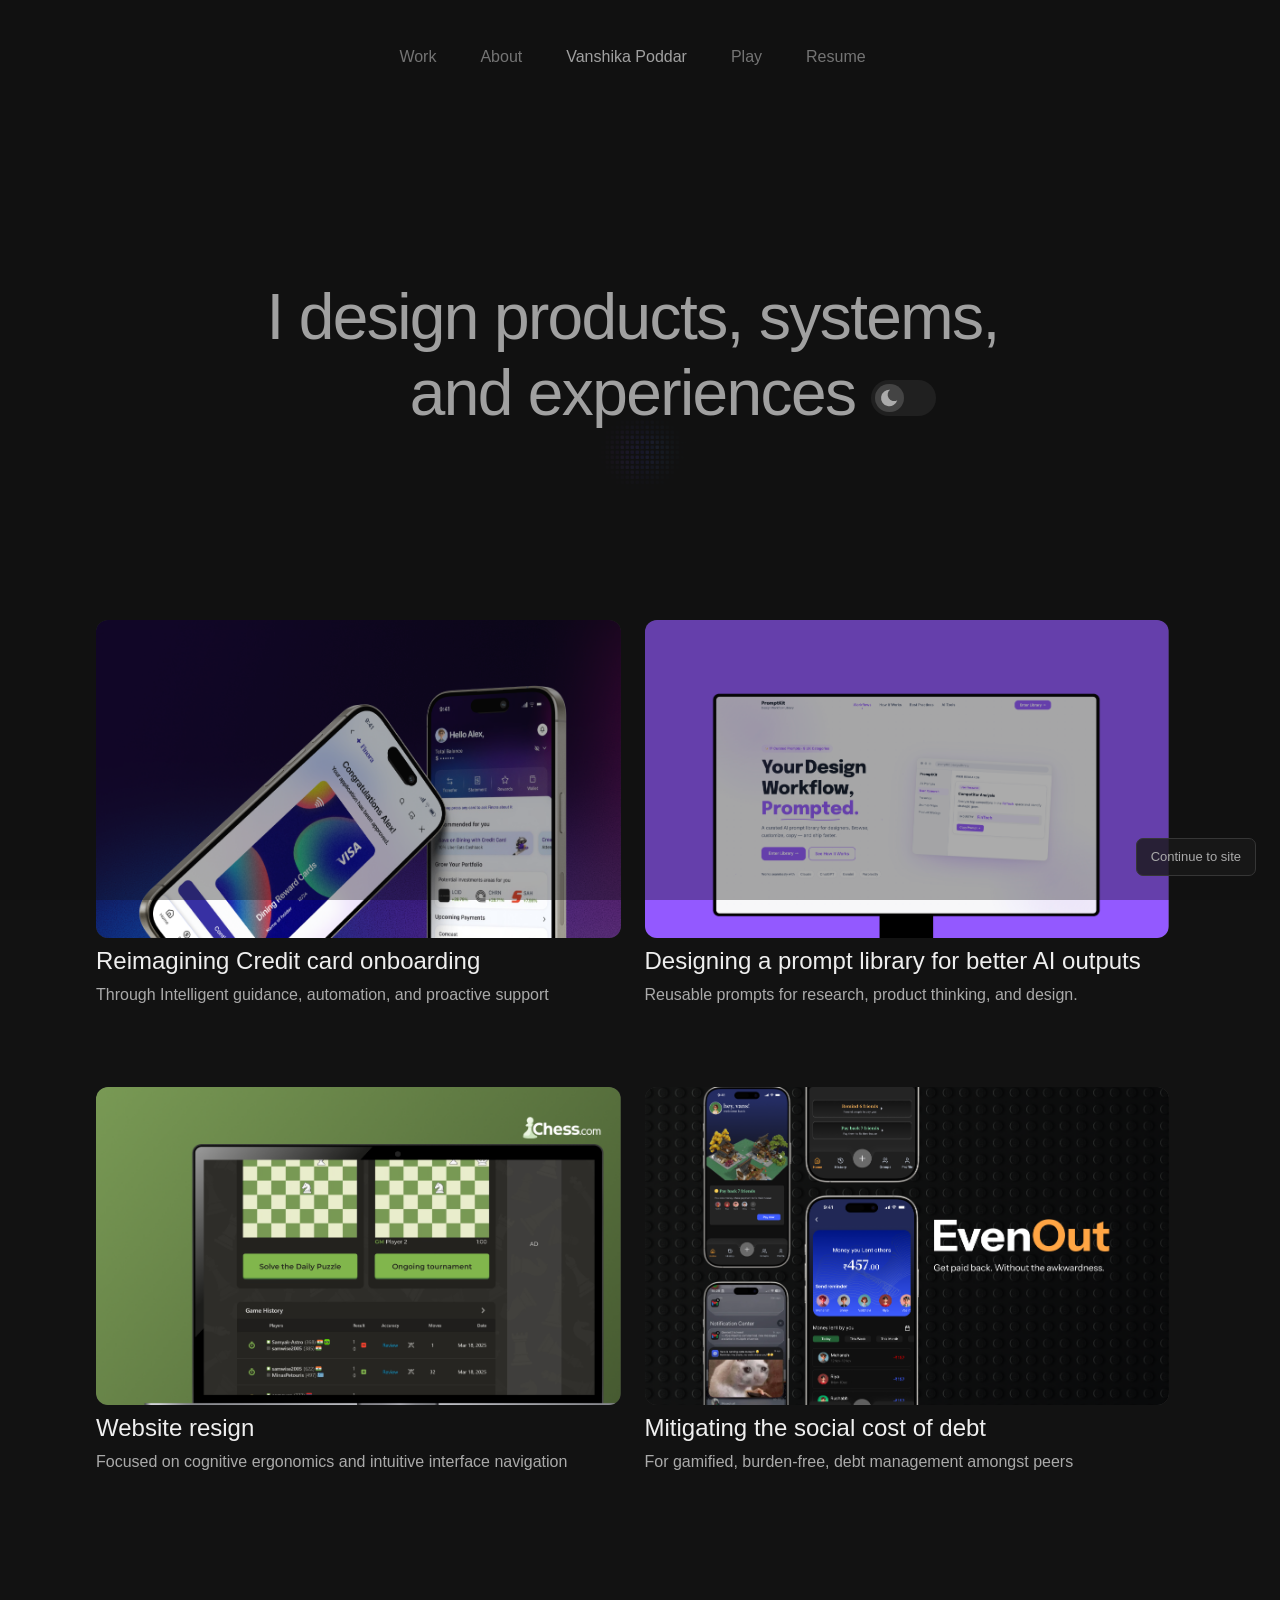
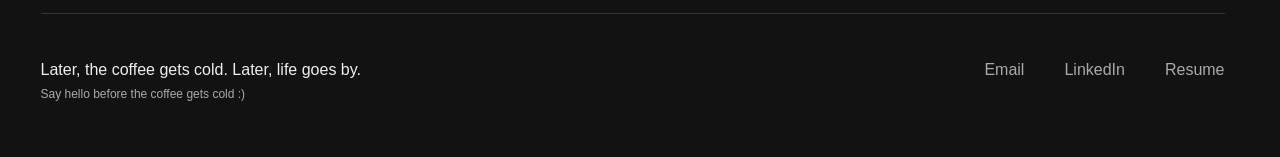
<file: index.html>
<!doctype html>
<html lang="en">
<head><meta charset="UTF-8"><meta name="viewport" content="width=device-width, initial-scale=1"><meta name="description" content="Vanshika Poddar — UX designer. I design products, systems, and experiences."><meta name="theme-color" content="#ffffff"><title>Vanshika Poddar — UX Design</title><link rel="icon" href="data:image/svg+xml,%3Csvg xmlns='http://www.w3.org/2000/svg' viewBox='0 0 32 32'%3E%3Crect width='32' height='32' rx='8' fill='%23fd8903'/%3E%3Ctext x='16' y='23' text-anchor='middle' font-family='monospace' font-size='23' fill='white'%3E%2A%3C/text%3E%3C/svg%3E"><script src="theme.js?v=2"></script><link rel="stylesheet" href="site-loader.css?v=4"><script src="site-loader.js?v=6"></script><link rel="stylesheet" href="style.css?v=12"><script defer src="app.js?v=9"></script><script defer src="footer-grid.js?v=6"></script></head>
<body class="dark home-page"><a class="skip" href="#work">Skip to selected work</a><div class="page"><canvas id="hover-grid" aria-hidden="true"></canvas>
<div id="cursor" aria-hidden="true"></div><header class="centered-header"><nav aria-label="Main navigation"><a href="#work">Work</a><a href="about.html">About</a><a class="brand" href="#">Vanshika Poddar</a><a href="play.html">Play</a><a href="https://drive.google.com/file/d/1MgajNN7ZVKisJwzOHDAP1yIvsnbABO6s/view?usp=sharing" target="_blank" rel="noopener noreferrer">Resume</a></nav></header>
<main><section class="hero" aria-label="Introduction"><h1><span class="headline-line">I design products, systems,</span><span class="headline-line">and <span id="last-word">experiences</span></span></h1><button id="theme-toggle" role="switch" aria-checked="true" aria-label="Dark mode" title="Switch to light mode"><span class="toggle-thumb"><svg class="sun-icon" width="24" height="24" viewBox="0 0 24 24" aria-hidden="true"><circle cx="12" cy="12" r="5" fill="currentColor"/><path d="M12 1v2m0 18v2M1 12h2m18 0h2M4.2 4.2l1.5 1.5m12.6 12.6 1.5 1.5M4.2 19.8l1.5-1.5M18.3 5.7l1.5-1.5" fill="none" stroke="currentColor" stroke-width="2.5" stroke-linecap="round"/></svg><svg class="moon-icon" width="24" height="24" viewBox="0 0 24 24" aria-hidden="true"><path fill="currentColor" d="M13.3 2.1a9.9 9.9 0 1 0 8.6 12.5A7.6 7.6 0 0 1 13.3 2.1Z"/></svg></span></button></section>
<section id="work" class="work" aria-label="Selected work"><div class="projects">
<article><a class="project-image" href="credit-card-onboarding.html" aria-label="Read the credit card onboarding case study"><img class="project-cover" src="assets/prompt-library/credit-card-selected-works-image.png" alt="Credit card onboarding project" loading="lazy" width="1161" height="704"><span class="project-state">View project</span></a><h3>Reimagining Credit card onboarding</h3><p>Through Intelligent guidance, automation, and proactive support</p></article>
<article><a class="project-image" href="prompt-library.html" aria-label="Read the prompt library case study"><img class="project-cover" src="assets/prompt-library/prompt-lib-selected-works-image.png" alt="Prompt Library project" loading="lazy" width="1161" height="704"><span class="project-state">View project</span></a><h3>Designing a prompt library for better AI outputs</h3><p>Reusable prompts for research, product thinking, and design.</p></article>
<article><a class="project-image" href="https://www.behance.net/gallery/238022785/Website-Redesign" target="_blank" rel="noopener noreferrer" aria-label="View Website resign on Behance (opens in a new tab)"><img class="project-cover" src="assets/chess-selected-work.png" alt="Website resign" loading="lazy" width="1161" height="704"><span class="project-state">View project</span></a><h3>Website resign</h3><p>Focused on cognitive ergonomics and intuitive interface navigation</p></article>
<article><a class="project-image" href="https://www.behance.net/gallery/243309669/EvenOut-Mitigating-the-Social-Cost-of-Debt" target="_blank" rel="noopener noreferrer" aria-label="View Mitigating the social cost of debt on Behance (opens in a new tab)"><img class="project-cover" src="assets/evenout-selected-work.png" alt="Mitigating the social cost of debt" loading="lazy" width="1161" height="704"><span class="project-state">View project</span></a><h3>Mitigating the social cost of debt</h3><p>For gamified, burden-free, debt management amongst peers</p></article>
</div></section></main>
<footer class="shared-footer"><div><p>Later, the coffee gets cold. Later, life goes by.</p><p class="small">Say hello before the coffee gets cold :)</p></div><nav aria-label="Contact"><a href="mailto:poddarvanshika1@gmail.com">Email</a><a href="https://www.linkedin.com/in/vanshika-poddar-11vp/" target="_blank" rel="noopener noreferrer">LinkedIn</a><a href="https://drive.google.com/file/d/1MgajNN7ZVKisJwzOHDAP1yIvsnbABO6s/view?usp=sharing" target="_blank" rel="noopener noreferrer">Resume</a></nav></footer></div><div class="toast" role="status" aria-live="polite"></div>
</body></html>
</file>
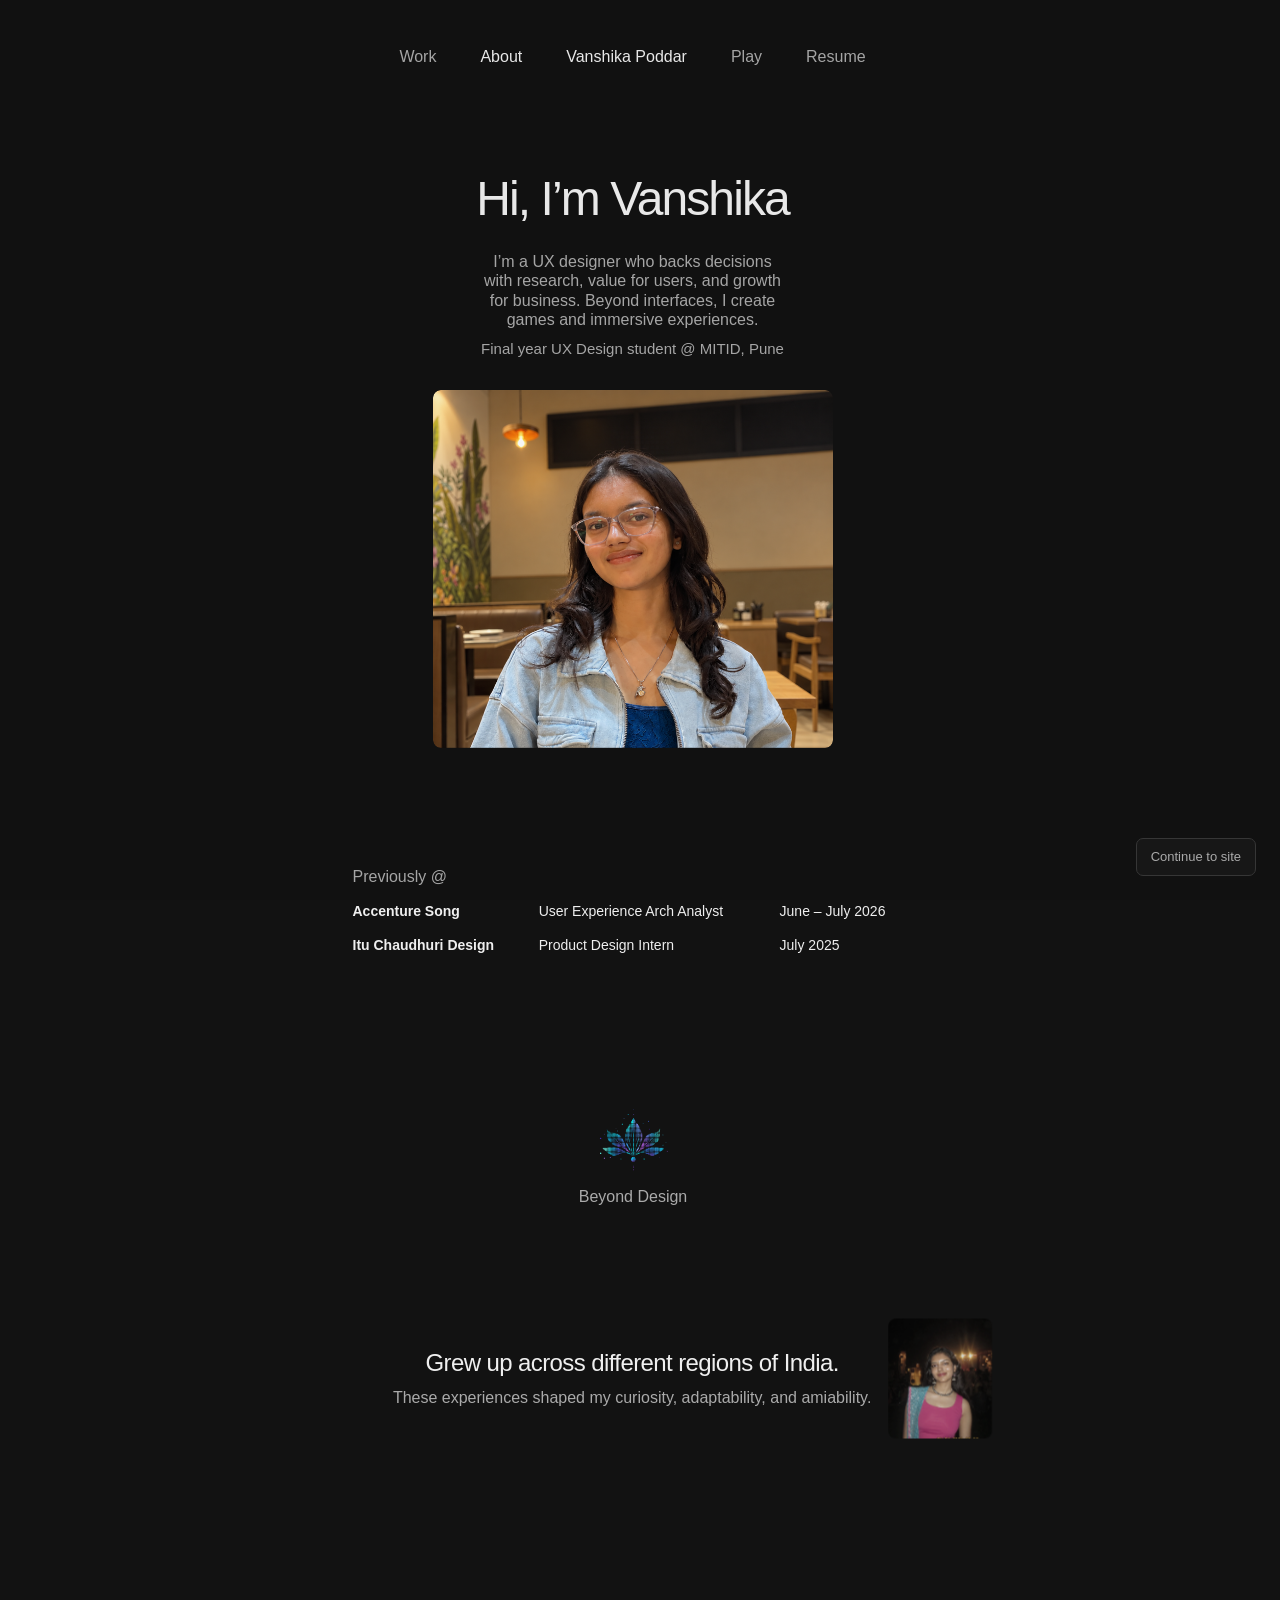
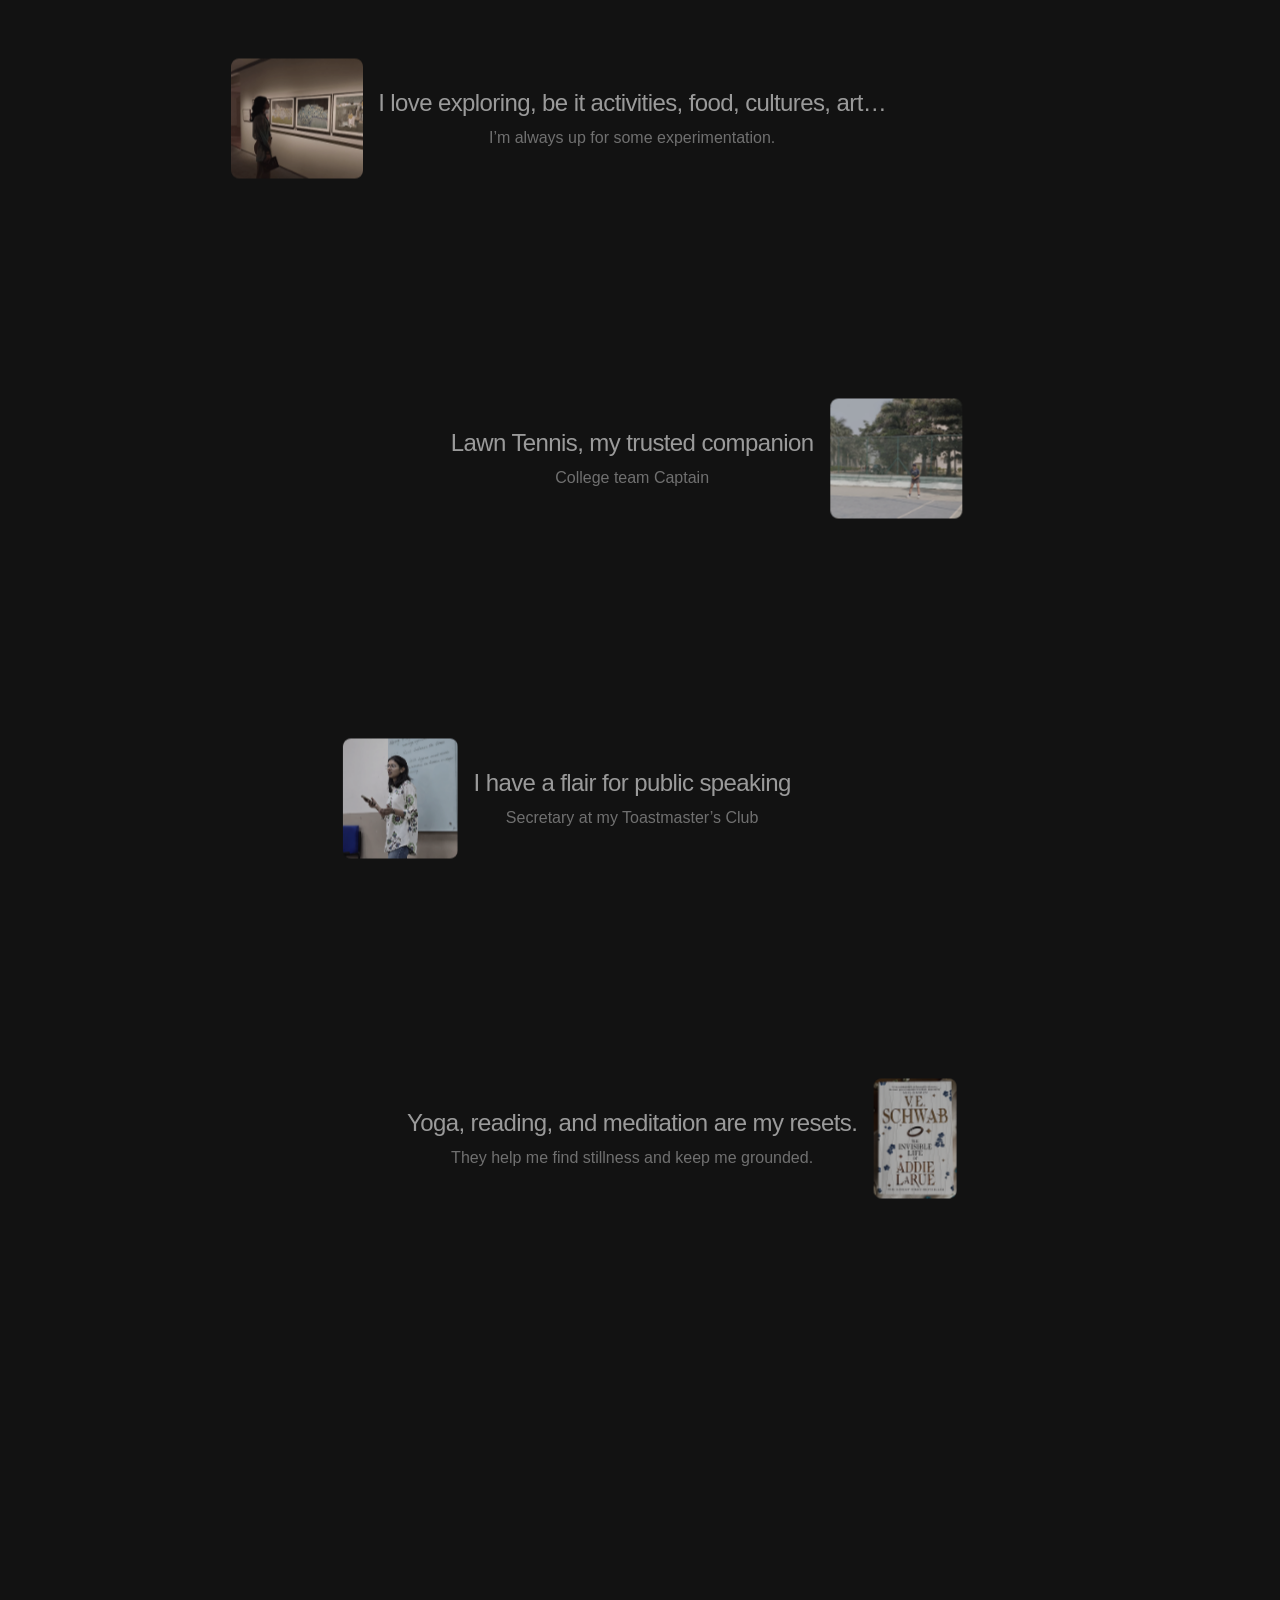
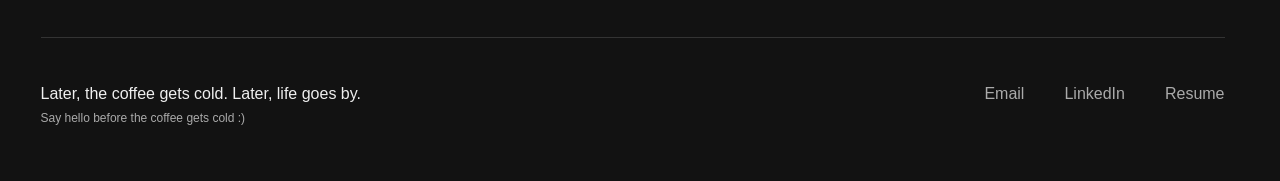
<file: about.html>
<!doctype html><html lang="en"><head><meta charset="UTF-8"><meta name="viewport" content="width=device-width,initial-scale=1"><meta name="description" content="About Vanshika Poddar — UX designer, explorer, and tennis player."><title>About — Vanshika Poddar</title><script src="theme.js?v=2"></script><link rel="stylesheet" href="site-loader.css?v=4"><script src="site-loader.js?v=6"></script><link rel="stylesheet" href="style.css?v=12"><link rel="stylesheet" href="about.css?v=redesign-9"><script defer src="about-hover.js?v=palette-7"></script><script defer src="about-patterns.js?v=1"></script><script defer src="about.js?v=redesign-9"></script><script defer src="footer-grid.js?v=6"></script></head><body class="dark about-page"><a class="skip" href="#about-intro">Skip to About</a><div class="page"><canvas class="intro-hover-grid" aria-hidden="true"></canvas><header class="centered-header"><nav aria-label="Main navigation"><a href="index.html#work">Work</a><a href="about.html" aria-current="page">About</a><a class="brand" href="index.html">Vanshika Poddar</a><a href="play.html">Play</a><a href="https://drive.google.com/file/d/1MgajNN7ZVKisJwzOHDAP1yIvsnbABO6s/view?usp=sharing" target="_blank" rel="noopener noreferrer">Resume</a></nav></header><main><section class="about-intro" id="about-intro" aria-labelledby="hello"><div class="intro-title"><h1 id="hello">Hi, I’m Vanshika</h1></div><div class="intro-description"><p>I’m a UX designer who backs decisions<br class="desktop-break"> with research, value for users, and growth<br class="desktop-break"> for business. Beyond interfaces, I create<br class="desktop-break"> games and immersive experiences.</p><p class="student">Final year UX Design student @ MITID, Pune</p></div><img class="intro-portrait" src="assets/about/portrait.png" width="784" height="702" alt="Vanshika seated in a café"><section class="previously" aria-labelledby="previously-title"><h2 id="previously-title">Previously @</h2><div class="work-entry"><h3>Accenture Song</h3><p>User Experience Arch Analyst</p><p>June – July 2026</p></div><div class="work-entry"><h3>Itu Chaudhuri Design</h3><p>Product Design Intern</p><p>July 2025</p></div></section></section><section class="beyond" aria-label="Beyond Design"><div class="artwork-pin"><canvas id="about-artwork" width="300" height="300" role="img" aria-label="Floral pixel artwork transforming into a tennis player and a yoga pose"></canvas></div><div class="story"><article class="story-step story-heading" data-step="0"><div class="story-copy"><h2>Beyond Design</h2></div></article><article class="story-step right" data-step="1"><div class="story-copy"><h2>Grew up across different regions of India.</h2><p>These experiences shaped my curiosity, adaptability, and amiability.</p></div><img class="story-photo" src="assets/about/growing-up.png" alt="Vanshika outdoors at night" width="243" height="280"></article><article class="story-step left" data-step="2"><div class="story-copy"><h2>I love exploring, be it activities, food, cultures, art…</h2><p>I’m always up for some experimentation.</p></div><img class="story-photo" src="assets/about/exploring.png" alt="Vanshika exploring an art gallery" width="308" height="280"></article><article class="story-step right" data-step="3"><div class="story-copy"><h2>Lawn Tennis, my trusted companion</h2><p>College team Captain</p></div><img class="story-photo" src="assets/about/tennis-photo.png" alt="Vanshika on a tennis court" width="308" height="280"></article><article class="story-step left" data-step="4"><div class="story-copy"><h2>I have a flair for public speaking</h2><p>Secretary at my Toastmaster’s Club</p></div><img class="story-photo" src="assets/about/speaking.png" alt="Vanshika speaking at a whiteboard" width="269" height="280"></article><article class="story-step right" data-step="5"><div class="story-copy"><h2>Yoga, reading, and meditation are my resets.</h2><p>They help me find stillness and keep me grounded.</p></div><img class="story-photo" src="assets/about/reading.png" alt="The Invisible Life of Addie LaRue by V. E. Schwab" width="194" height="280"></article></div></section></main><footer class="shared-footer"><div><p>Later, the coffee gets cold. Later, life goes by.</p><p class="small">Say hello before the coffee gets cold :)</p></div><nav aria-label="Contact"><a href="mailto:poddarvanshika1@gmail.com">Email</a><a href="https://www.linkedin.com/in/vanshika-poddar-11vp/" target="_blank" rel="noopener noreferrer">LinkedIn</a><a href="https://drive.google.com/file/d/1MgajNN7ZVKisJwzOHDAP1yIvsnbABO6s/view?usp=sharing" target="_blank" rel="noopener noreferrer">Resume</a></nav></footer></div></body></html>
</file>
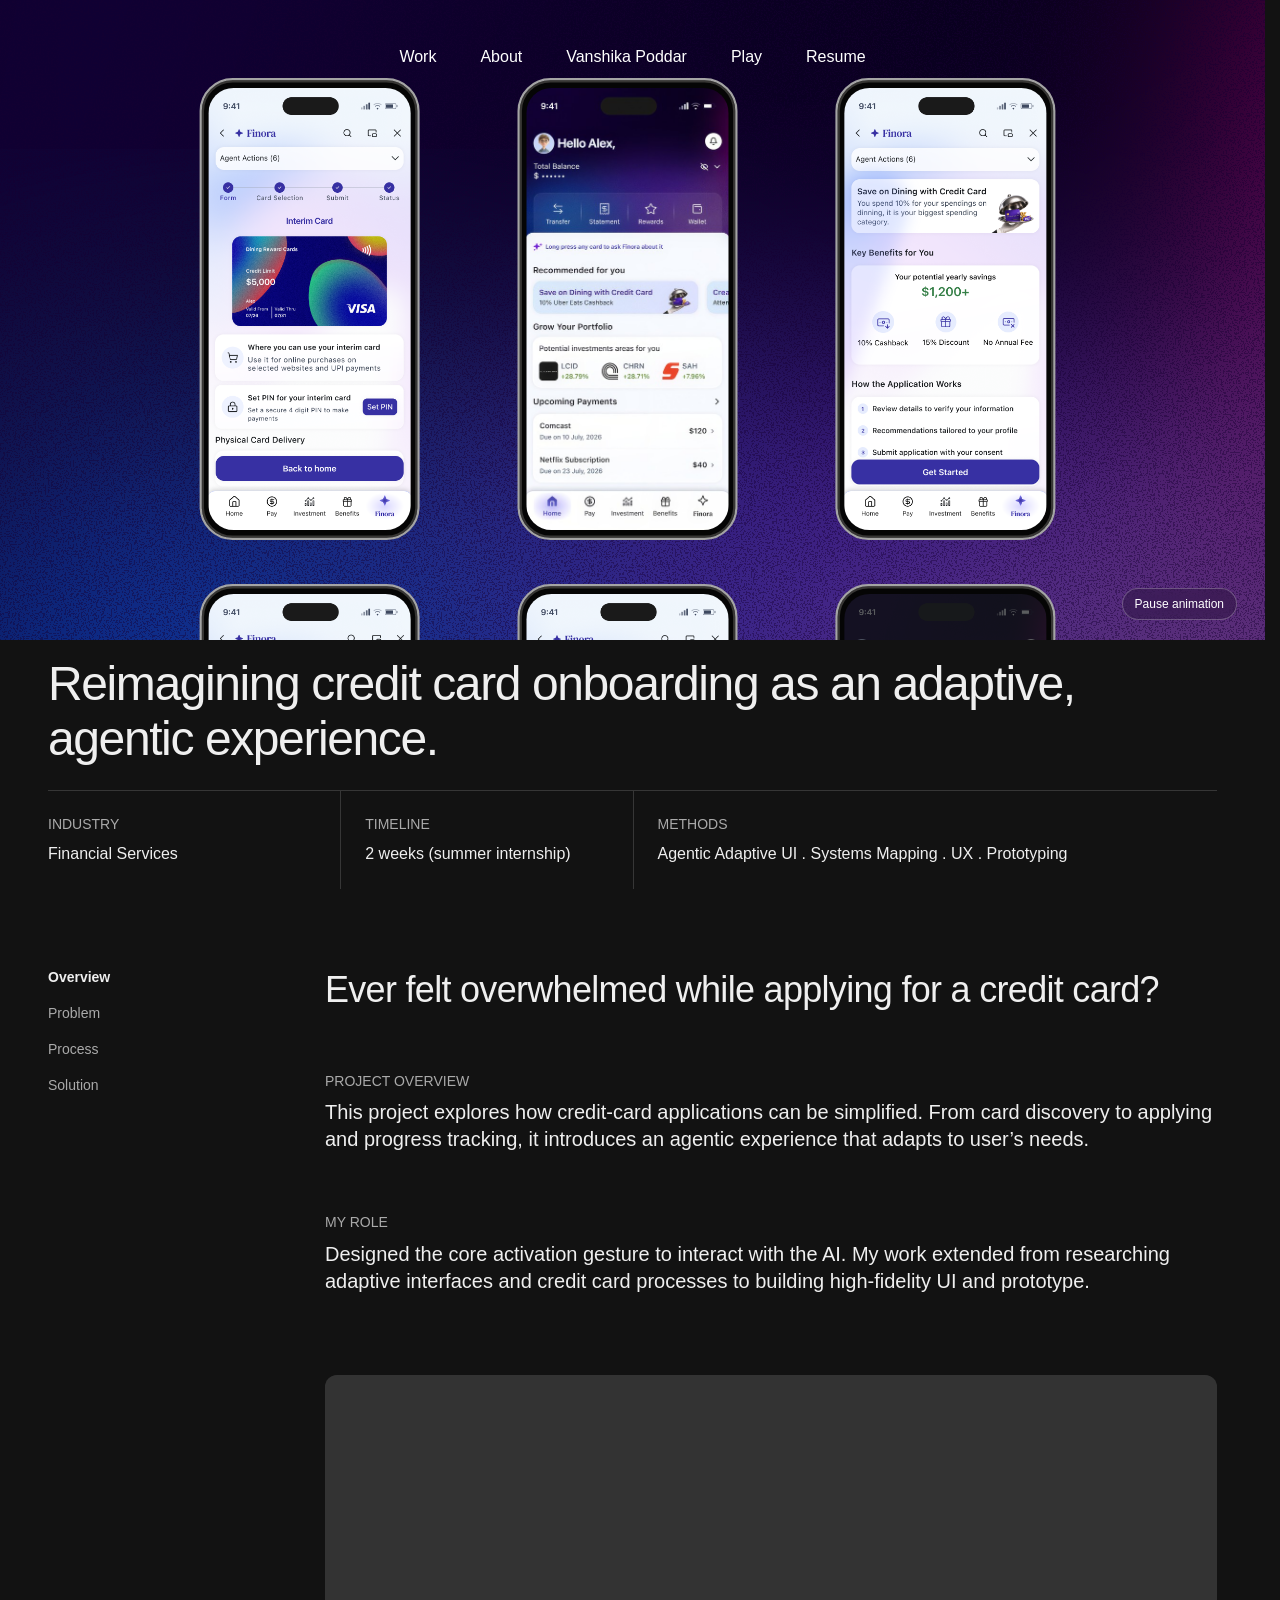
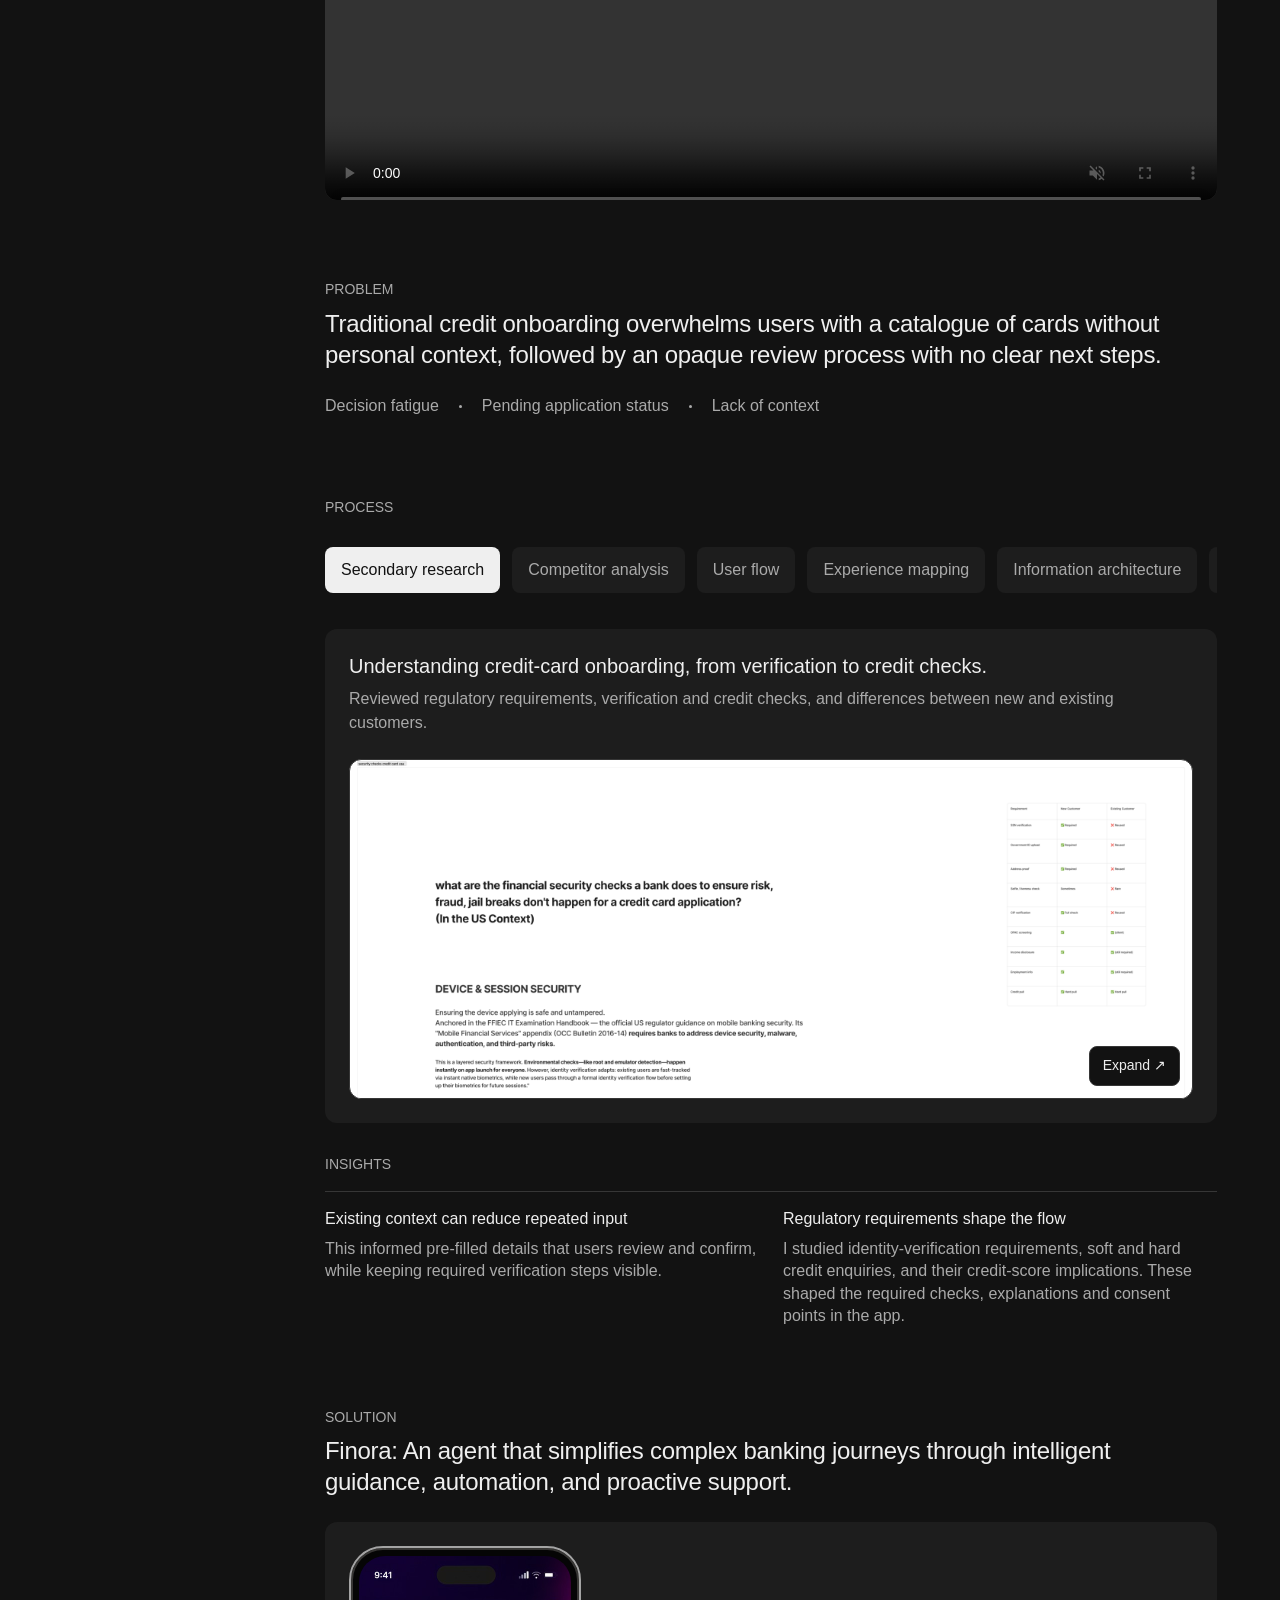
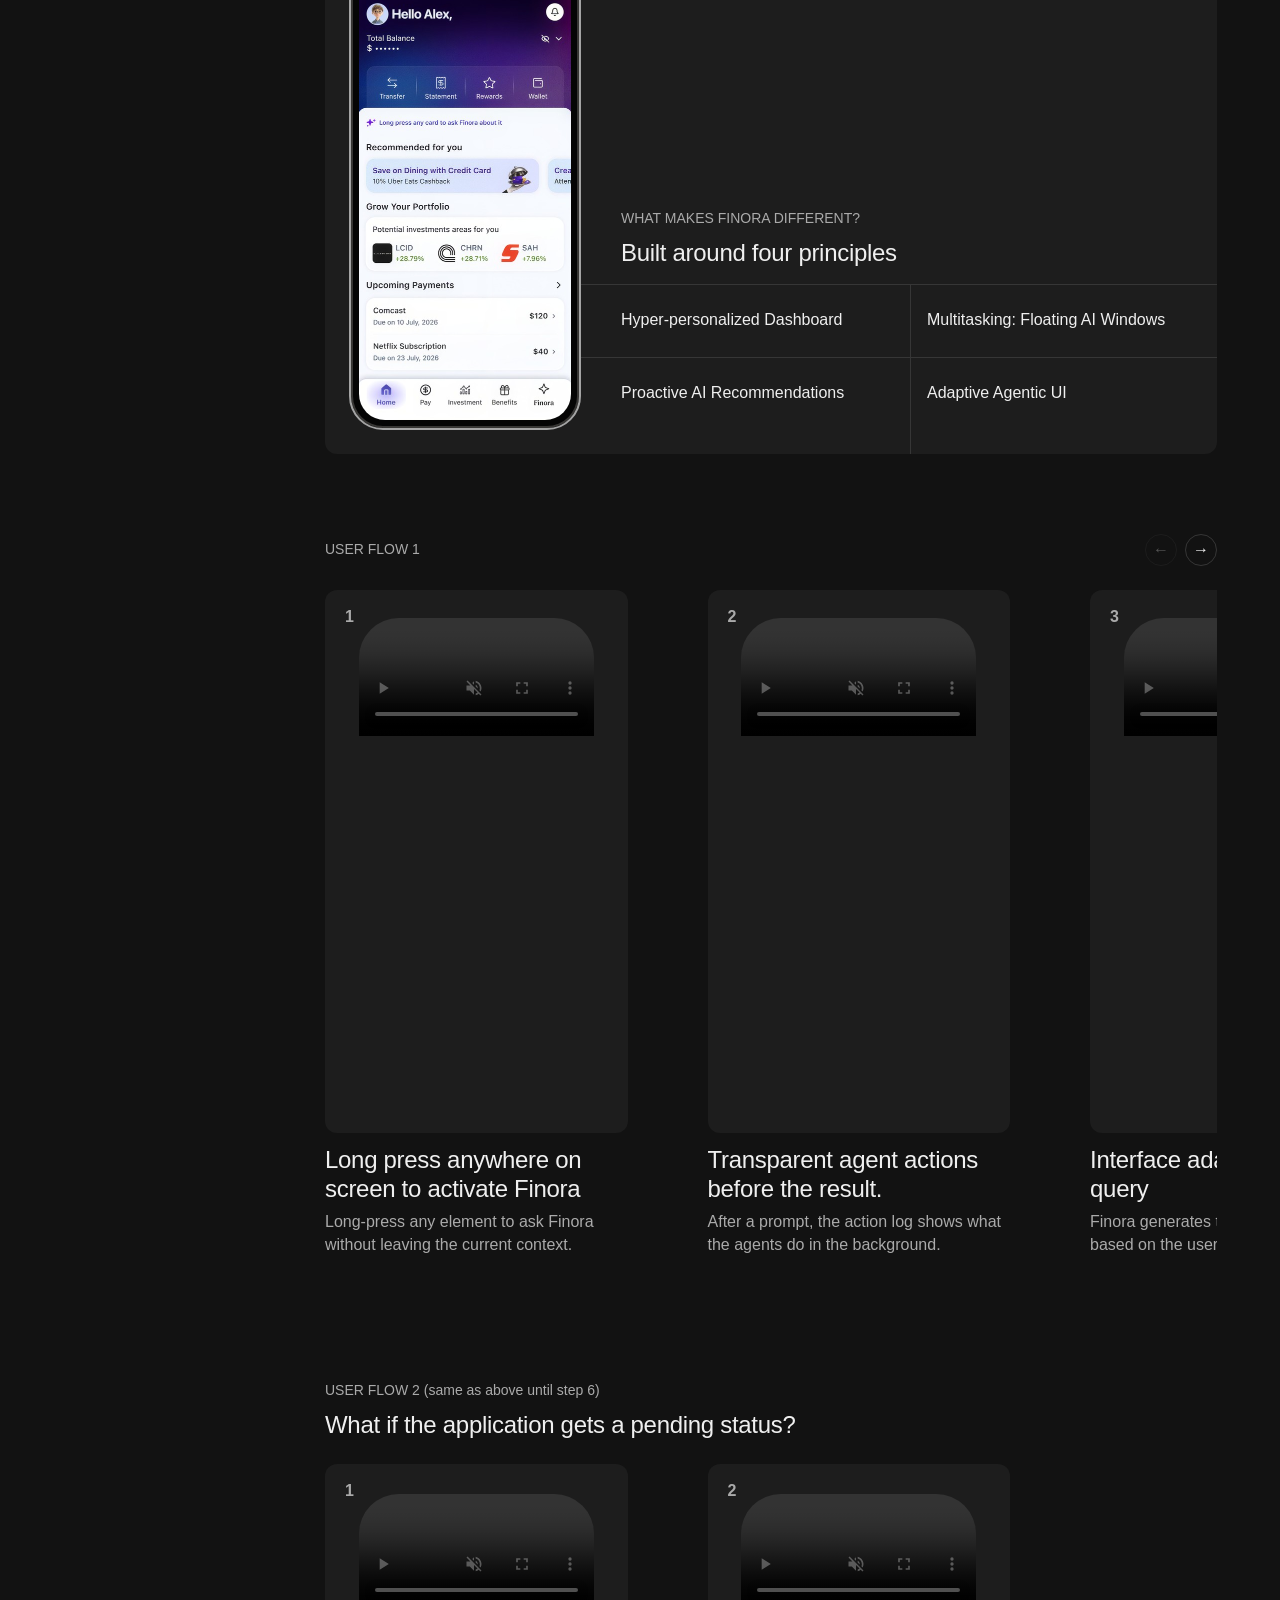
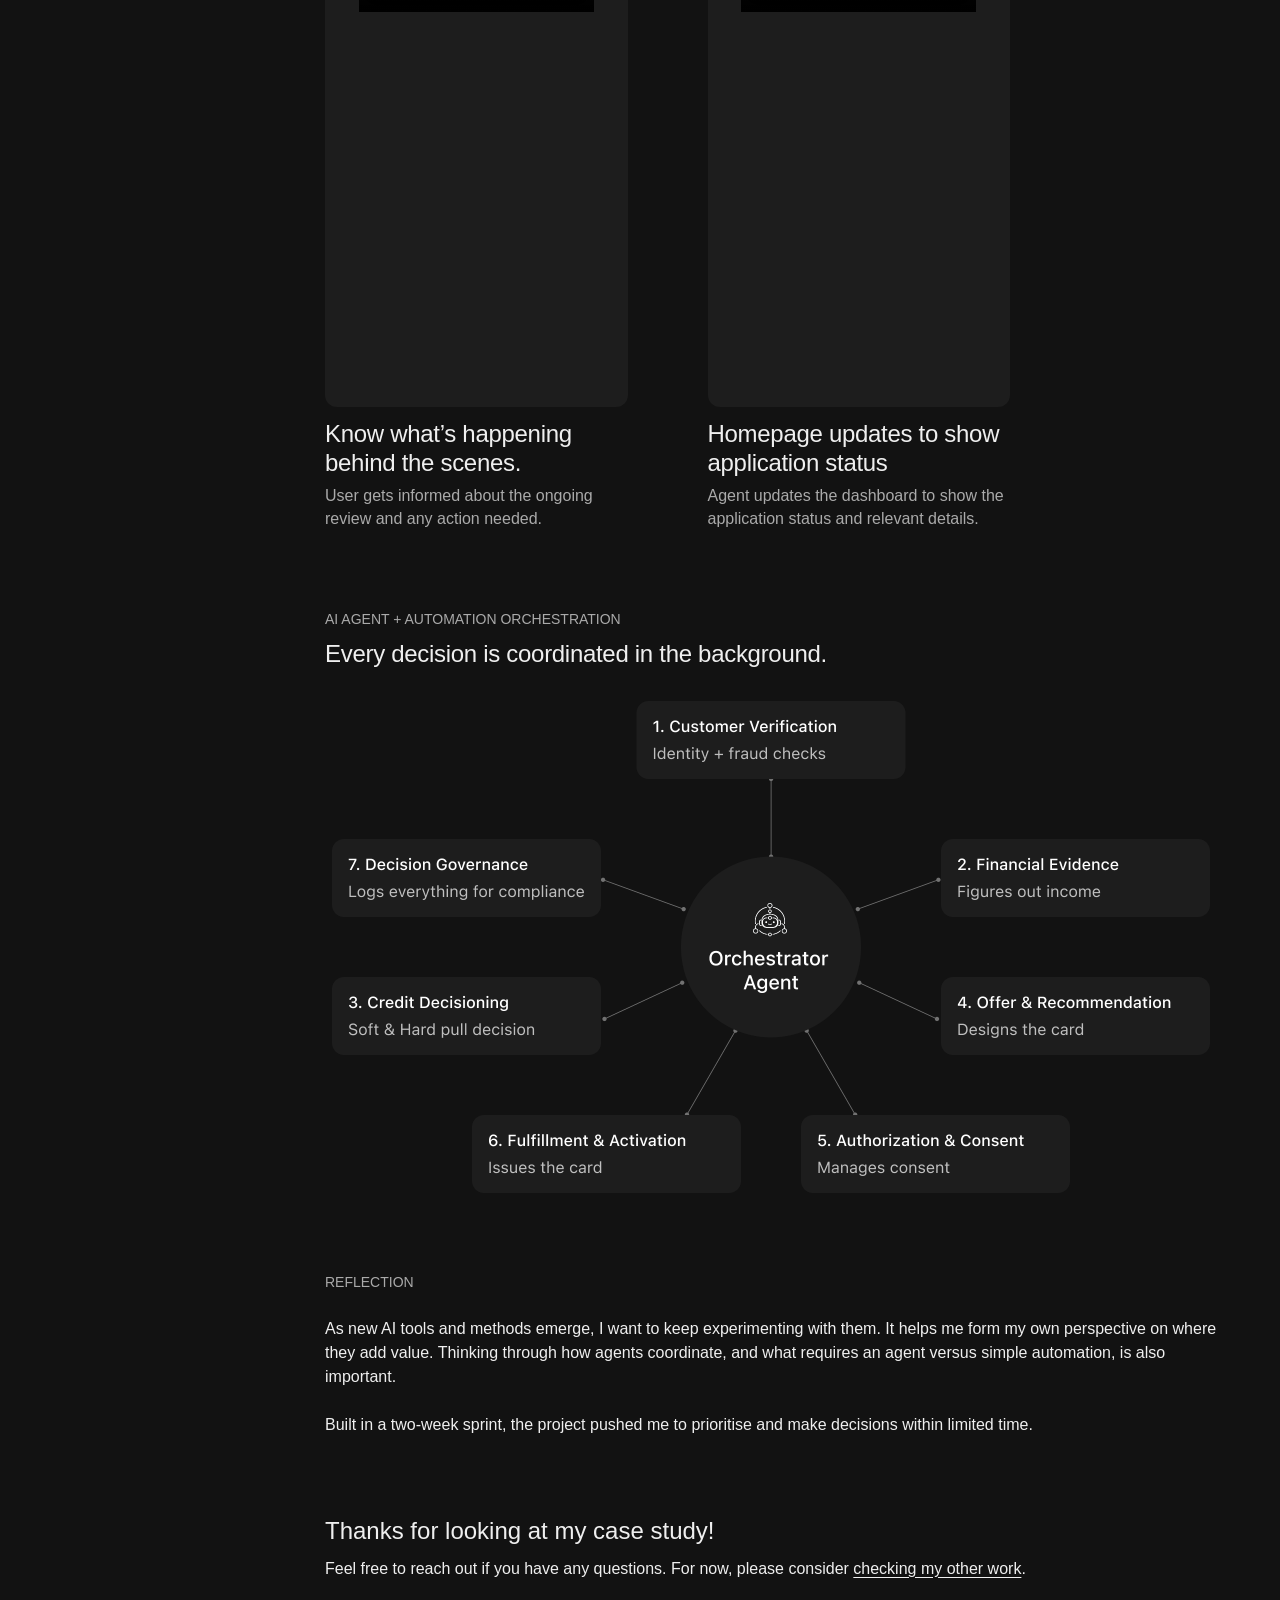
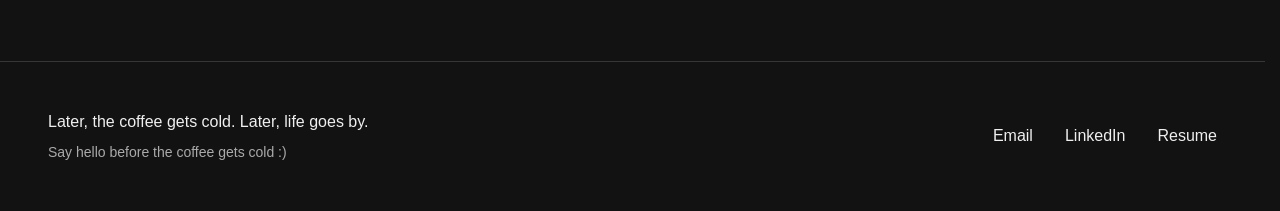
<file: credit-card-onboarding.html>
<!doctype html>
<html lang="en"><head><meta charset="UTF-8"><meta name="viewport" content="width=device-width, initial-scale=1"><meta name="description" content="Finora: reimagining credit card onboarding as an adaptive, agentic experience. A UX case study by Vanshika Poddar."><title>Finora — Vanshika Poddar</title><script src="theme.js?v=2"></script><link rel="stylesheet" href="site-loader.css?v=4"><script src="site-loader.js?v=6"></script><link rel="stylesheet" href="case-study.css?v=flow2-20260927"><script defer src="case-study.js"></script><link rel="stylesheet" href="case-process.css?v=11"><script defer src="case-process.js?v=6"></script><script defer src="footer-grid.js?v=6"></script><link rel="stylesheet" href="case-navigation.css?v=1"></head>
<body><a class="skip" href="#overview">Skip to case study</a><div class="case-page">
<div class="case-hero"><img class="hero-gradient" src="assets/case-study/imgHomeBgGradient.svg" alt=""><div class="hero-art" aria-label="Finora mobile banking screens"><div class="phone-columns"><div class="phone-column" data-node-id="553:23111"><div class="phone" data-node-id="553:23115"><img src="assets/case-study/imgImage403.png" alt="Finora mobile banking interface"></div><div class="phone" data-node-id="553:23123"><img src="assets/case-study/imgImage400.png" alt="Finora mobile banking interface"></div><div class="phone" data-node-id="553:23131"><img src="assets/case-study/imgImage402.png" alt="Finora mobile banking interface"></div></div><div class="phone-column" data-node-id="553:23140"><div class="phone" data-node-id="553:23144"><img src="assets/case-study/imgImage403.png" alt="Finora mobile banking interface"></div><div class="phone" data-node-id="553:23152"><img src="assets/case-study/imgImage394.png" alt="Finora mobile banking interface"></div><div class="phone" data-node-id="553:23160"><img src="assets/case-study/imgImage392.png" alt="Finora mobile banking interface"></div><div class="phone" data-node-id="553:23168"><img src="assets/case-study/imgImage401.png" alt="Finora mobile banking interface"></div></div><div class="phone-column" data-node-id="553:23177"><div class="phone" data-node-id="553:23181"><img src="assets/case-study/imgImage392.png" alt="Finora mobile banking interface"></div><div class="phone" data-node-id="553:23189"><img src="assets/case-study/imgImage401.png" alt="Finora mobile banking interface"></div><div class="phone" data-node-id="553:23197"><img src="assets/case-study/imgImage403.png" alt="Finora mobile banking interface"></div></div></div></div>
<header class="centered-header"><nav aria-label="Main navigation"><a href="index.html#work">Work</a><a href="about.html">About</a><a class="brand" href="index.html">Vanshika Poddar</a><a href="play.html">Play</a><a href="https://drive.google.com/file/d/1MgajNN7ZVKisJwzOHDAP1yIvsnbABO6s/view?usp=sharing" target="_blank" rel="noopener noreferrer">Resume</a></nav></header><button class="motion-toggle" aria-pressed="false">Pause animation</button></div>
<main><div class="case-intro"><h1>Reimagining credit card onboarding as an adaptive, agentic experience.</h1><dl><div><dt>Industry</dt><dd>Financial Services</dd></div><div><dt>Timeline</dt><dd>2 weeks (summer internship)</dd></div><div><dt>Methods</dt><dd>Agentic Adaptive UI . Systems Mapping . UX . Prototyping</dd></div></dl></div>
<div class="case-layout"><aside><nav class="section-nav" aria-label="Case study sections"><a href="#overview" aria-current="location">Overview</a><a href="#problem" >Problem</a><a href="#research" >Process</a><a href="#solution" >Solution</a></nav></aside><div class="case-content">
<section id="overview" aria-labelledby="overview-heading"><h2 id="overview-heading" class="opening">Ever felt overwhelmed while applying for a credit card?</h2><div class="overview-copy"><div><h3 class="eyebrow">Project overview</h3><p>This project explores how credit-card applications can be simplified. From card discovery to applying and progress tracking, it introduces an agentic experience that adapts to user’s needs.</p></div><div><h3 class="eyebrow">My role</h3><p>Designed the core activation gesture to interact with the AI. My work extended from researching adaptive interfaces and credit card processes to building high-fidelity UI and prototype.</p></div></div><figure class="media wide-media" data-media="2691"><video autoplay muted loop playsinline preload="metadata" aria-label="Credit card onboarding overview" src="assets/case-study/card-vid.mp4"></video></figure></section>
<section id="problem" aria-labelledby="problem-heading"><h2 id="problem-heading" class="eyebrow">Problem</h2><p class="lead">Traditional credit onboarding overwhelms users with a catalogue of cards without personal context, followed by an opaque review process with no clear next steps.</p><ul class="problem-themes" aria-label="Key problems"><li>Decision fatigue</li><li>Pending application status</li><li>Lack of context</li></ul></section>
<section id="research" class="process-section" aria-labelledby="research-heading"><h2 id="research-heading" class="eyebrow">Process</h2><div class="process-tabs" role="tablist" aria-label="Design process"><button role="tab" id="process-tab-0" aria-selected="true" aria-controls="process-panel-0" tabindex="0">Secondary research</button><button role="tab" id="process-tab-1" aria-selected="false" aria-controls="process-panel-1" tabindex="-1">Competitor analysis</button><button role="tab" id="process-tab-2" aria-selected="false" aria-controls="process-panel-2" tabindex="-1">User flow</button><button role="tab" id="process-tab-3" aria-selected="false" aria-controls="process-panel-3" tabindex="-1">Experience mapping</button><button role="tab" id="process-tab-4" aria-selected="false" aria-controls="process-panel-4" tabindex="-1">Information architecture</button><button role="tab" id="process-tab-5" aria-selected="false" aria-controls="process-panel-5" tabindex="-1">Why adaptive interfaces</button></div><div id="process-panel-0" class="process-panel" role="tabpanel" aria-labelledby="process-tab-0"><div class="process-card process-credit-study"><div><h3 class="process-card-title">Understanding credit-card onboarding, from verification to credit checks.</h3><p>Reviewed regulatory requirements, verification and credit checks, and differences between new and existing customers.</p></div><button class="process-board process-portrait" data-board="credit-research" data-title="Credit-card onboarding" aria-label="Expand Credit-card onboarding"><img src="assets/process/credit-research-full.png" alt="Credit-card onboarding research" loading="lazy" decoding="async"><span class="process-expand">Expand ↗</span></button></div><div class="process-insights"><h3 class="eyebrow">Insights</h3><div class="process-insight-grid"><div><h4>Existing context can reduce repeated input</h4><p>This informed pre-filled details that users review and confirm, while keeping required verification steps visible.</p></div><div><h4>Regulatory requirements shape the flow</h4><p>I studied identity-verification requirements, soft and hard credit enquiries, and their credit-score implications. These shaped the required checks, explanations and consent points in the app.</p></div></div></div></div><div id="process-panel-1" class="process-panel" role="tabpanel" aria-labelledby="process-tab-1" hidden><div class="process-card process-competitor-card"><h3 class="process-card-title">To identify gaps in the existing credit journeys, I evaluated leading US banking onboarding flows.</h3><div class="competitor-analysis"><div class="competitor-table"><div class="competitor-count"><strong>5</strong><span>Competitors</span></div><ul class="bank-logos" aria-label="Banks reviewed"><li style="--logo-width:100px"><img class="theme-light" src="assets/case-study/light-image-388.png" alt="Bank of America" loading="lazy"><img class="theme-dark" src="assets/case-study/dark-image-416.png" alt="Bank of America" loading="lazy"></li><li style="--logo-width:100px"><img class="theme-light" src="assets/case-study/light-image-382.png" alt="Chase" loading="lazy"><img class="theme-dark" src="assets/case-study/dark-image-414.png" alt="Chase" loading="lazy"></li><li style="--logo-width:72px"><img class="theme-light" src="assets/case-study/light-image-385.png" alt="Apple Card" loading="lazy"><img class="theme-dark" src="assets/case-study/dark-image-415.png" alt="Apple Card" loading="lazy"></li><li style="--logo-width:60px"><img class="theme-light" src="assets/case-study/light-image-386.png" alt="Chime" loading="lazy"><img class="theme-dark" src="assets/case-study/dark-image-418.png" alt="Chime" loading="lazy"></li><li style="--logo-width:94px"><img class="theme-light" src="assets/case-study/light-image-384.png" alt="Capital One" loading="lazy"><img class="theme-dark" src="assets/case-study/dark-image-417.png" alt="Capital One" loading="lazy"></li></ul><h3><span>Strengths</span></h3><ul class="findings"><li>Chances for fast approvals</li><li>Soft-pull pre-qualification</li><li>Native digital wallet integration</li><li>1 offers behaviour-based personalisation</li></ul><h3><span>Weaknesses</span></h3><ul class="findings"><li>Large, static card catalogues</li><li>Lack personalised recommendation</li><li>AI features exist in isolation</li><li>Opaque application status tracking</li></ul></div><div class="competitor-examples"><figure><img class="competitor-shot" src="assets/case-study/competitor-image-391.png" alt="Credit card recommendation interface" loading="lazy"><figcaption>Current recommendations offer minimal customisation to users.</figcaption></figure><figure><img class="competitor-shot" src="assets/case-study/competitor-image-390.png" alt="Transparent pre-approval interface" loading="lazy"><figcaption>Transparent pre-approvals significantly reduce user anxiety.</figcaption></figure></div></div></div><div class="process-insights"><h3 class="eyebrow">Insights</h3><div class="process-insight-grid"><div><h4>Personalisation needs context</h4><p>The gaps in card discovery informed recommendations based on spending behaviour, with an explanation of why each card fits.</p></div><div><h4>Application status needs a next step</h4><p>Opaque tracking informed clearer pending states and guidance on what the user can do next.</p></div></div></div></div><div id="process-panel-2" class="process-panel" role="tabpanel" aria-labelledby="process-tab-2" hidden><div class="process-card"><h3 class="process-card-title">Based on my research into existing processes, I designed the user journey for Finora: from requesting a credit card to the application outcome.</h3><button class="process-board process-flow" data-board="user-flow" data-title="User flow" aria-label="Expand User flow"><img src="assets/process/user-flow.png" alt="User flow" loading="lazy" decoding="async"><span class="process-expand">Expand ↗</span></button></div><div class="process-insights"><h3 class="eyebrow">Insights</h3><div class="process-insight-grid"><div><h4>The AI needs permission to act</h4><p>In a financial application, the AI assists while the user stays in control. I added explicit authorisation before the hard credit enquiry and application submission.</p></div><div><h4>The journey needs to handle edge cases</h4><p>Credit-card applications are not always straightforward, and approval is not always instant. I mapped the different outcomes and edge cases to account for delays and additional checks.</p></div></div></div></div><div id="process-panel-3" class="process-panel" role="tabpanel" aria-labelledby="process-tab-3" hidden><div class="process-card"><div><h3 class="process-card-title">I mapped out what happens when a credit-card application isn’t immediately approved.</h3><div class="process-context"><p>In the prototype, a customer applies after moving, but their documents still show their old address, leaving the application pending verification. I chose this research-informed scenario as a realistic, easy-to-follow edge case to show how the app explains a delay and guides the next step.</p></div></div><button class="process-board process-map" data-board="experience-map" data-title="Address-mismatch experience map" aria-label="Expand Address-mismatch experience map"><img src="assets/process/experience-map.png" alt="Address-mismatch experience map" loading="lazy" decoding="async"><span class="process-expand">Expand ↗</span></button></div><div class="process-insights"><h3 class="eyebrow">Insights</h3><div class="process-insight-grid"><div><h4>A pending status needs an explanation and a next step</h4><p>This informed a clear reason for the delay, a guided document request and visible application progress.</p></div><div><h4>Personalisation should use the customer’s context</h4><p>This informed a proactive AI agent that uses information already available to the bank, such as statements and spending history, to tailor card suggestions to the customer.</p></div></div></div></div><div id="process-panel-4" class="process-panel" role="tabpanel" aria-labelledby="process-tab-4" hidden><div class="process-card"><h3 class="process-card-title">I used research insights and existing bank UIs to organise Finora’s screens and navigation.</h3><button class="process-board process-ia" data-board="ia" data-title="Information architecture" aria-label="Expand Information architecture"><img src="assets/process/ia.png" alt="Information architecture" loading="lazy" decoding="async"><span class="process-expand">Expand ↗</span></button></div><div class="process-insights"><h3 class="eyebrow">Insights</h3><div class="process-insight-grid"><div><h4>Keep everyday banking easy to find</h4><p>Home, card management and settings remain separate from the credit-card journey.</p></div><div><h4>Give the credit-card journey a clear route</h4><p>The financial concierge groups discovery, recommendations and application steps in one place.</p></div></div></div></div><div id="process-panel-5" class="process-panel" role="tabpanel" aria-labelledby="process-tab-5" hidden><div class="process-card process-adaptive-card"><div class="process-adaptive-study"><div><h3 class="process-card-title">Moved beyond static screens to explore agentic interfaces that adapt to user intent and anticipate their needs.</h3><p>Using financial context, spending behaviour and goals, we can provide proactive, personalised recommendations and screen flows.</p></div><button class="process-board process-portrait" data-board="adaptive-research" data-title="Adaptive interfaces" aria-label="Expand Adaptive interfaces"><img src="assets/process/adaptive-research-full.png" alt="Comparison of responsive, adaptive and agentic interfaces" loading="lazy" decoding="async"><span class="process-expand">Expand ↗</span></button></div></div><div class="process-insights"><h3 class="eyebrow">Insights</h3><div class="process-adaptive-resolution"><div class="process-resolution-summary"><div><h4>Drawback of agentic adaptive interface</h4><p>Loss of spatial predictability due to changing layouts can disrupt learned patterns.</p></div><div><h4>How it was addressed</h4><p>A consistent banking dashboard, with distinct floating windows for AI generated flows.</p></div></div><div class="process-screen-comparison"><figure><div class="process-screen-stage"><img src="assets/case-study/imgImage392.png" width="428" height="927" alt="Finora banking dashboard with a consistent layout and white content area" loading="lazy" decoding="async"></div><figcaption><p>Banking dashboard layout stays consistent, for familiarity.</p></figcaption></figure><figure><div class="process-screen-stage"><img src="assets/case-study/imgImage401.png" width="393" height="852" alt="Finora AI-generated workflow with a distinct blue-purple gradient" loading="lazy" decoding="async"></div><figcaption><p>AI-generated workflow has a distinct background gradient.</p></figcaption></figure></div></div></div></div></section>
<section id="solution" aria-labelledby="solution-heading"><h2 id="solution-heading" class="eyebrow">Solution</h2><p class="lead">Finora: An agent that simplifies complex banking journeys through intelligent guidance, automation, and proactive support.</p><div class="principles"><div class="phone" ><img src="assets/case-study/imgImage392.png" alt="Finora mobile banking interface"></div><div class="principles-content"><h3 class="eyebrow">What makes Finora different?</h3><p class="lead">Built around four principles</p><ul><li>Hyper-personalized Dashboard</li><li>Multitasking: Floating AI Windows</li><li>Proactive AI Recommendations</li><li>Adaptive Agentic UI</li></ul></div></div>
<div class="subsection"><div class="flow-heading"><h3 class="eyebrow">User flow 1</h3><div class="flow-controls"><button data-scroll="-1" aria-label="Previous steps">←</button><button data-scroll="1" aria-label="Next steps">→</button></div></div><div class="flow-track" tabindex="0" aria-label="Approved application flow — scroll horizontally for all 10 steps"><article class="flow-card"><div class="flow-screen"><span class="step">1</span><figure class="media " data-media="2800"><video autoplay muted loop playsinline preload="metadata" aria-label="Long press anywhere on screen to activate Finora" src="assets/case-study/1.mp4"></video></figure></div><h3>Long press anywhere on screen to activate Finora</h3><p>Long-press any element to ask Finora without leaving the current context.</p></article><article class="flow-card"><div class="flow-screen"><span class="step">2</span><figure class="media " data-media="2808"><video autoplay muted loop playsinline preload="metadata" aria-label="Transparent agent actions before the result." src="assets/case-study/2.mp4"></video></figure></div><h3>Transparent agent actions before the result.</h3><p>After a prompt, the action log shows what the agents do in the background.</p></article><article class="flow-card"><div class="flow-screen"><span class="step">3</span><figure class="media " data-media="2816"><video autoplay muted loop playsinline preload="metadata" aria-label="Interface adapts to the user’s query" src="assets/case-study/3.mp4"></video></figure></div><h3>Interface adapts to the user’s query</h3><p>Finora generates the relevant screens based on the user's request.</p></article><article class="flow-card"><div class="flow-screen"><span class="step">4</span><figure class="media " data-media="2824"><video autoplay muted loop playsinline preload="metadata" aria-label="Skip repetitive form filling." src="assets/case-study/4.mp4"></video></figure></div><h3>Skip repetitive form filling.</h3><p>Relevant information is pre-filled from available financial context. The user only needs to review and verify.</p></article><article class="flow-card"><div class="flow-screen"><span class="step">5</span><figure class="media " data-media="2832"><video autoplay muted loop playsinline preload="metadata" aria-label="Recommendations shaped around how the user spends." src="assets/case-study/5.mp4"></video></figure></div><h3>Recommendations shaped around how the user spends.</h3><p>Eg:Dining-focused rewards surfaced based on spending behaviour.</p></article><article class="flow-card"><div class="flow-screen"><span class="step">6</span><figure class="media " data-media="2840"><video autoplay muted loop playsinline preload="metadata" aria-label="Consent before the hard pull" src="assets/case-study/6.mp4"></video></figure></div><h3>Consent before the hard pull</h3><p>Upon selecting card, hard credit inquiry is required and can affect credit score.</p></article><article class="flow-card"><div class="flow-screen"><span class="step">7</span><figure class="media " data-media="2848"><video autoplay muted loop playsinline preload="metadata" aria-label="Card can be approved in under 60 secs" src="assets/case-study/7.mp4"></video></figure></div><h3>Card can be approved in under 60 secs</h3><p>If all documents are in order, automated underwriting approves card request.</p></article><article class="flow-card"><div class="flow-screen"><span class="step">8</span><figure class="media " data-media="2856"><video autoplay muted loop playsinline preload="metadata" aria-label="Card approved in 40 secs" src="assets/case-study/8.mp4"></video></figure></div><h3>Card approved in 40 secs</h3><p>Once approved, the user gets confirmation that their physical card has been issued.</p></article><article class="flow-card"><div class="flow-screen"><span class="step">9</span><figure class="media " data-media="2864"><video autoplay muted loop playsinline preload="metadata" aria-label="Receive an online interim card before the physical card arrives" src="assets/case-study/9.mp4"></video></figure></div><h3>Receive an online interim card before the physical card arrives</h3><p>User can set it up and start using their new credit card.</p></article><article class="flow-card"><div class="flow-screen"><span class="step">10</span><div class="phone" ><img src="assets/case-study/imgImage393.png" alt="Finora mobile banking interface"></div></div><h3>Contextual homepage update</h3><p>Agent updates dashboard to show the next steps like setting up card.</p></article></div></div>
<div class="subsection"><h3 class="eyebrow">User flow 2 <span>(same as above until step 6)</span></h3><p class="lead">What if the application gets a pending status?</p><div class="pending-flow"><article class="flow-card"><div class="flow-screen"><span class="step">1</span><figure class="media " data-media="2906"><video autoplay muted loop playsinline preload="metadata" aria-label="Application pending review" src="assets/case-study/flow2-vid1.mp4"></video></figure></div><h3>Know what’s happening behind the scenes.</h3><p>User gets informed about the ongoing review and any action needed.</p></article><article class="flow-card"><div class="flow-screen"><span class="step">2</span><figure class="media " data-media="2914"><video autoplay muted loop playsinline preload="metadata" aria-label="Dashboard showing application status" src="assets/case-study/flow2-2.mp4"></video></figure></div><h3>Homepage updates to show application status</h3><p>Agent updates the dashboard to show the application status and relevant details.</p></article></div></div>
<div class="subsection"><h3 class="eyebrow">AI agent + automation orchestration</h3><p class="lead">Every decision is coordinated in the background.</p><figure class="orchestration-image"><img class="theme-light" src="assets/case-study/orchestration-light.png" width="1756" height="984" alt="Orchestrator agent coordinates customer verification, financial evidence, credit decisioning, offers, consent, fulfillment and decision governance." loading="lazy"><img class="theme-dark" src="assets/case-study/orchestration-dark-final.png" width="1756" height="984" alt="Orchestrator agent coordinates customer verification, financial evidence, credit decisioning, offers, consent, fulfillment and decision governance." loading="lazy"></figure></div></section>
<section id="reflection" aria-labelledby="reflection-heading"><h2 id="reflection-heading" class="eyebrow">Reflection</h2><p>As new AI tools and methods emerge, I want to keep experimenting with them. It helps me form my own perspective on where they add value. Thinking through how agents coordinate, and what requires an agent versus simple automation, is also important.</p><p>Built in a two-week sprint, the project pushed me to prioritise and make decisions within limited time.</p><div class="thanks"><h3>Thanks for looking at my case study!</h3><p>Feel free to reach out if you have any questions. For now, please consider <a href="index.html#work">checking my other work</a>.</p></div></section>
</div></div></main><footer><canvas class="footer-hover-grid" aria-hidden="true"></canvas><div><p>Later, the coffee gets cold. Later, life goes by.</p><p class="small">Say hello before the coffee gets cold :)</p></div><nav aria-label="Contact"><a href="mailto:poddarvanshika1@gmail.com">Email</a><a href="https://www.linkedin.com/in/vanshika-poddar-11vp/" target="_blank" rel="noopener noreferrer">LinkedIn</a><a href="https://drive.google.com/file/d/1MgajNN7ZVKisJwzOHDAP1yIvsnbABO6s/view?usp=sharing" target="_blank" rel="noopener noreferrer">Resume</a></nav></footer></div><div class="toast" role="status" aria-live="polite"></div><dialog id="process-viewer" aria-labelledby="process-viewer-title"><div class="process-viewer-toolbar"><strong id="process-viewer-title"></strong><div><button id="process-zoom" class="process-icon-button" aria-label="Zoom in" title="Zoom in" aria-pressed="false"><svg viewBox="0 0 24 24" width="20" height="20" fill="none" stroke="currentColor" stroke-width="1.7" stroke-linecap="round" aria-hidden="true" focusable="false"><circle cx="10.5" cy="10.5" r="6.5"/><path d="m15.5 15.5 5 5M7.5 10.5h6"/><path class="zoom-plus" d="M10.5 7.5v6"/></svg></button><button id="process-close" class="process-icon-button" aria-label="Close expanded image" title="Close"><svg viewBox="0 0 24 24" width="20" height="20" fill="none" stroke="currentColor" stroke-width="1.7" stroke-linecap="round" aria-hidden="true" focusable="false"><path d="m6 6 12 12M18 6 6 18"/></svg></button></div></div><div class="process-viewer-scroll"><img id="process-full-image" alt=""></div></dialog></body></html>
</file>
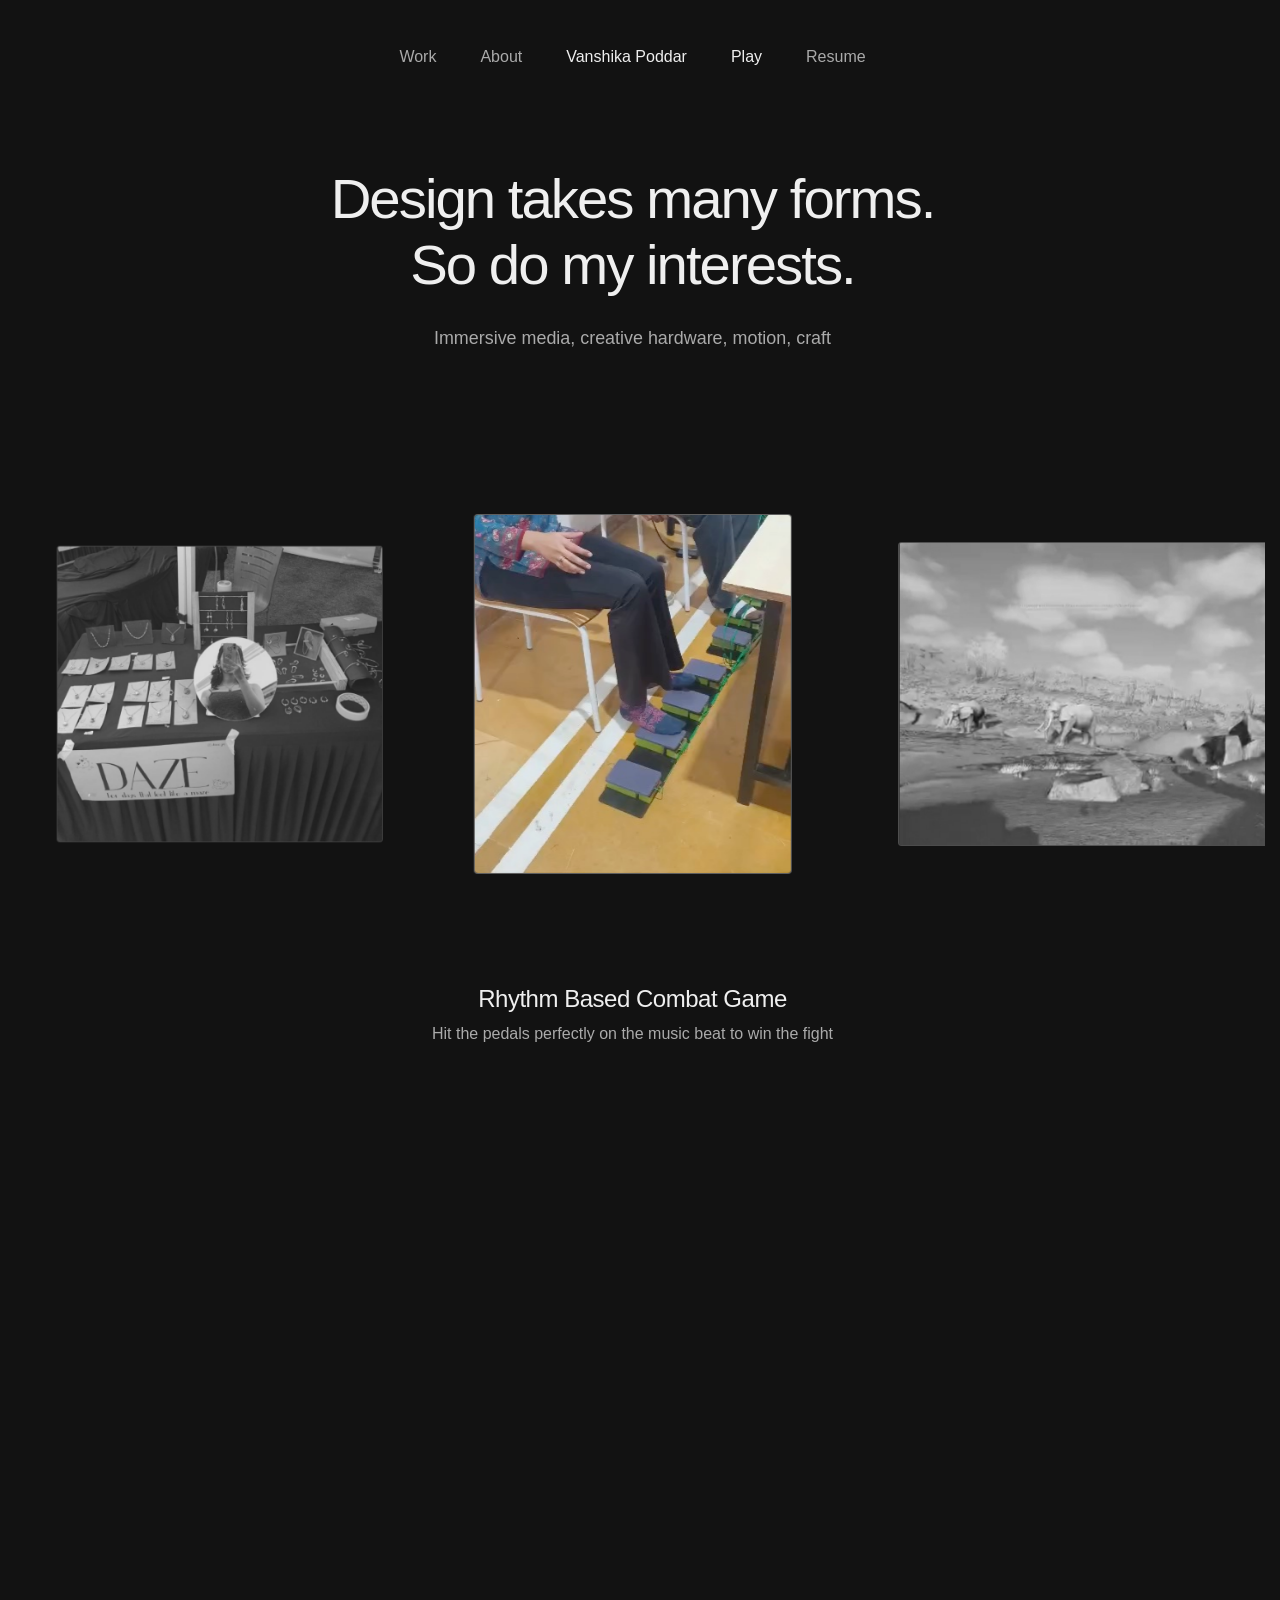
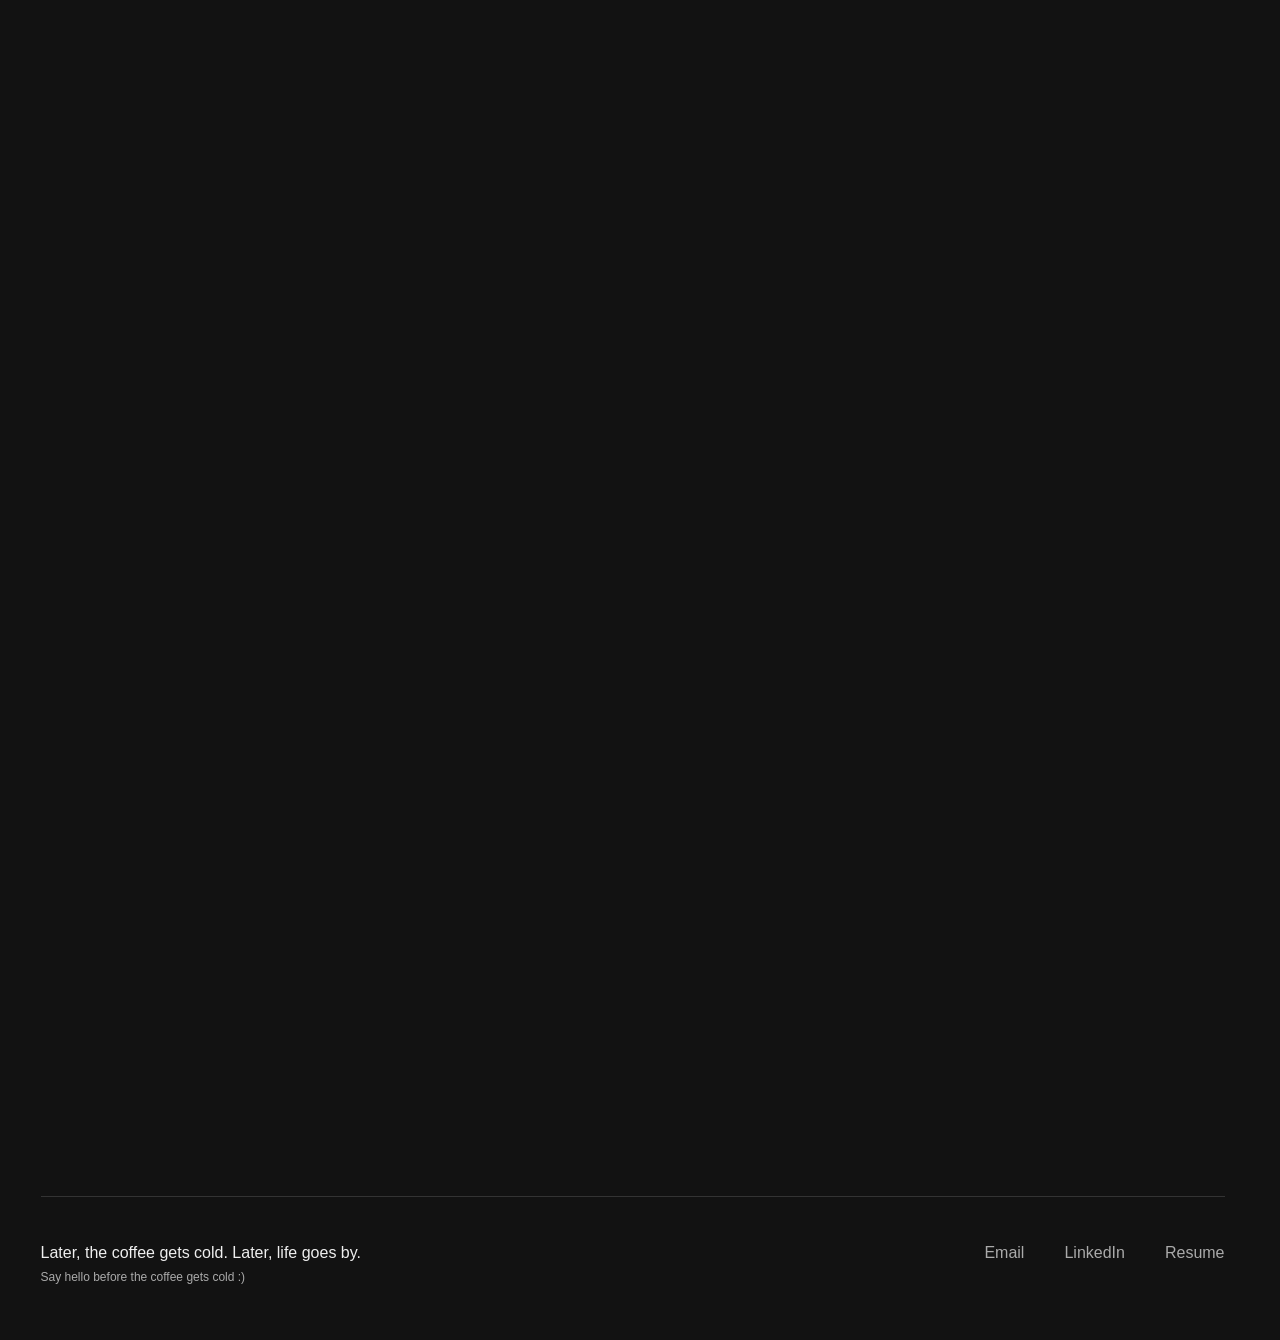
<file: play.html>
<!doctype html>
<html lang="en"><head><meta charset="UTF-8"><meta name="viewport" content="width=device-width,initial-scale=1">
<meta name="description" content="Explorations in immersive media, creative hardware, motion, and craft by Vanshika Poddar.">
<title>Play — Vanshika Poddar</title>
<script src="theme.js?v=2"></script><link rel="stylesheet" href="site-loader.css?v=4"><script src="site-loader.js?v=6"></script>
<link rel="stylesheet" href="style.css?v=13"><link rel="stylesheet" href="play.css?v=5">
<script defer src="play.js?v=5"></script><script defer src="footer-grid.js?v=6"></script>
</head><body class="dark explorations-page"><a class="skip" href="#play">Skip to Play</a><div class="page"><header class="centered-header"><nav aria-label="Main navigation"><a href="index.html#work">Work</a><a href="about.html">About</a><a class="brand" href="index.html">Vanshika Poddar</a><a href="play.html" aria-current="page">Play</a><a href="https://drive.google.com/file/d/1MgajNN7ZVKisJwzOHDAP1yIvsnbABO6s/view?usp=sharing" target="_blank" rel="noopener noreferrer">Resume</a></nav></header>
<main id="play">
  <div class="exploration-intro">
   <h1 id="exploration-heading">Design takes many forms.<br>So do my interests.</h1>
   <p>Immersive media, creative hardware, motion, craft</p>
  </div>
<section class="exploration-track" aria-labelledby="exploration-heading">
 <div class="exploration-stage">
  <div class="panorama" role="region" tabindex="0" aria-label="Six projects. Scroll or use the left and right arrow keys to browse.">
   <div class="panorama-world"></div>
  </div>
  <div class="exploration-caption">
   <div class="caption-copy" aria-live="polite" aria-atomic="true">
    <h2 id="project-title">Rhythm Based Combat Game</h2>
    <p id="project-description">Hit the pedals perfectly on the music beat to win the fight</p>
   </div>
  </div>
 </div>
</section>
<noscript><p class="no-script">Enable JavaScript to browse the six projects.</p></noscript>
</main><footer class="shared-footer"><div><p>Later, the coffee gets cold. Later, life goes by.</p><p class="small">Say hello before the coffee gets cold :)</p></div><nav aria-label="Contact"><a href="mailto:poddarvanshika1@gmail.com">Email</a><a href="https://www.linkedin.com/in/vanshika-poddar-11vp/" target="_blank" rel="noopener noreferrer">LinkedIn</a><a href="https://drive.google.com/file/d/1MgajNN7ZVKisJwzOHDAP1yIvsnbABO6s/view?usp=sharing" target="_blank" rel="noopener noreferrer">Resume</a></nav></footer>
</div>

</body></html>
</file>
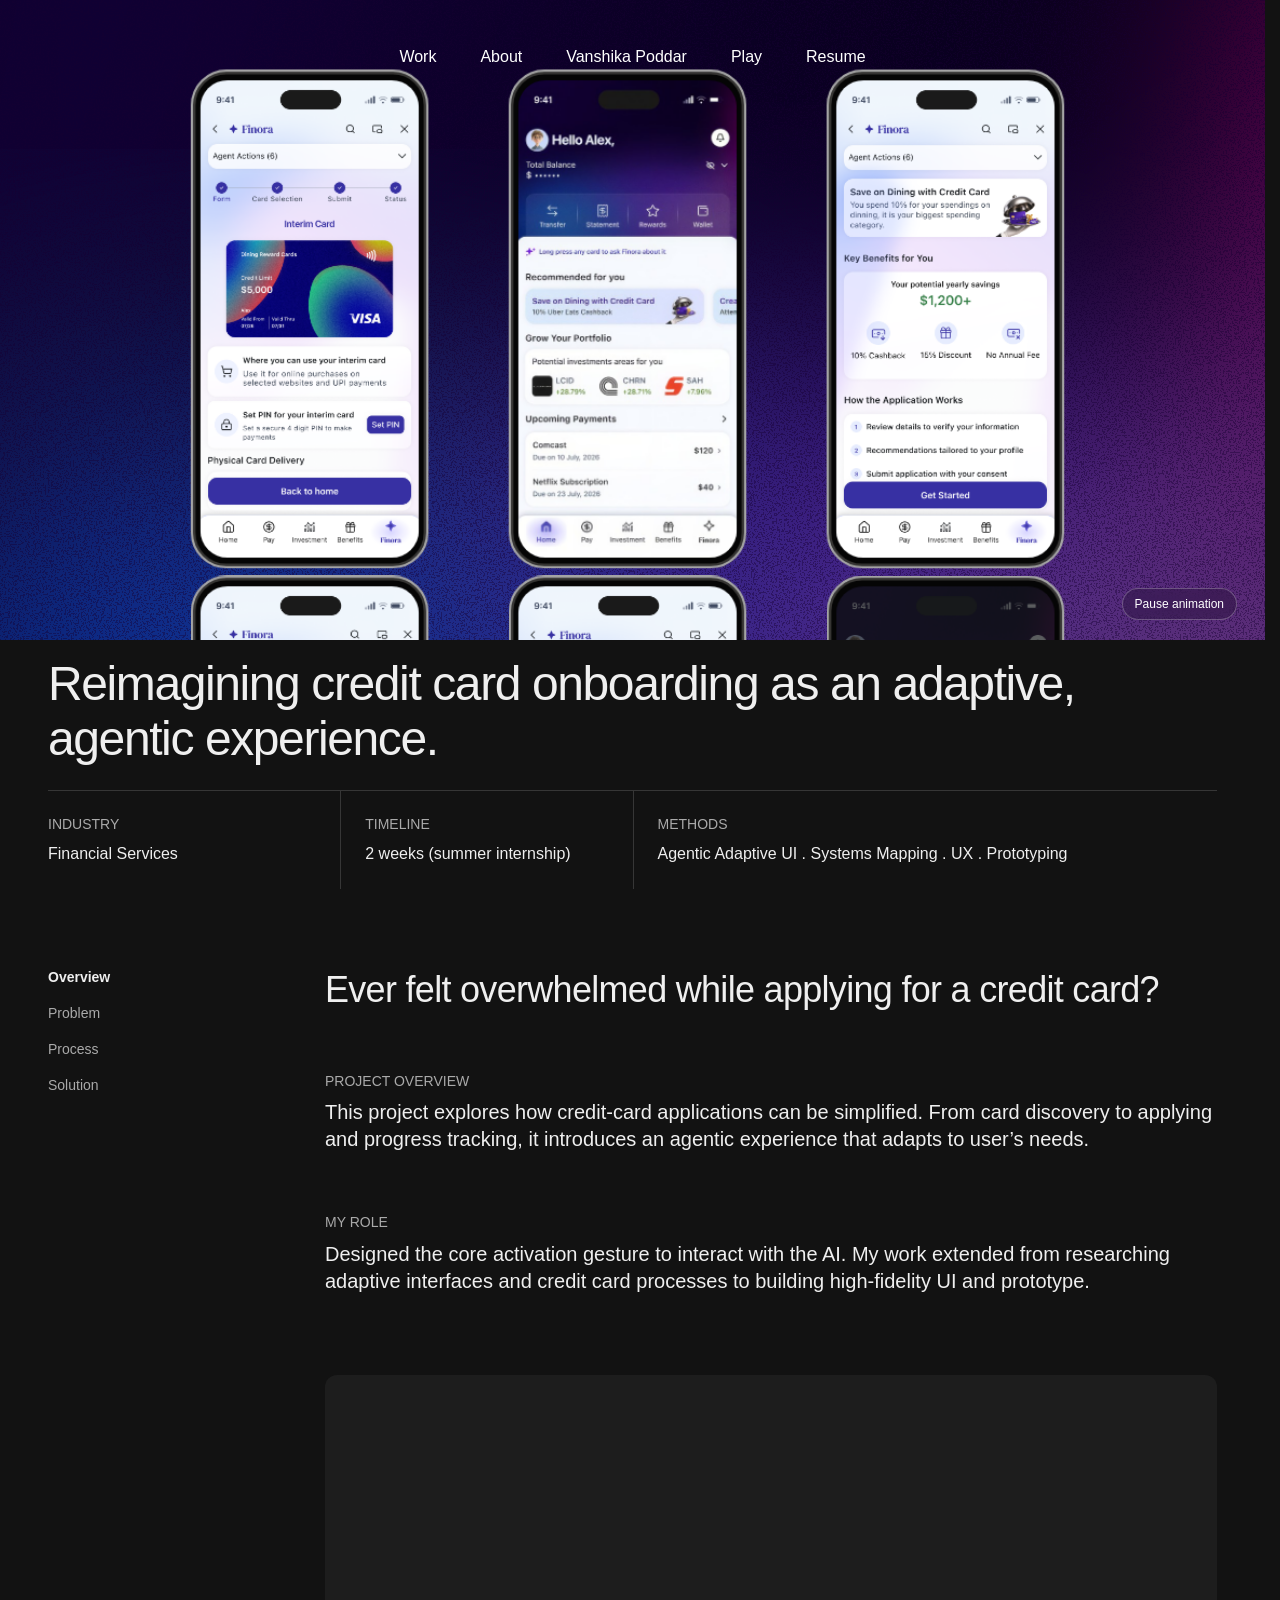
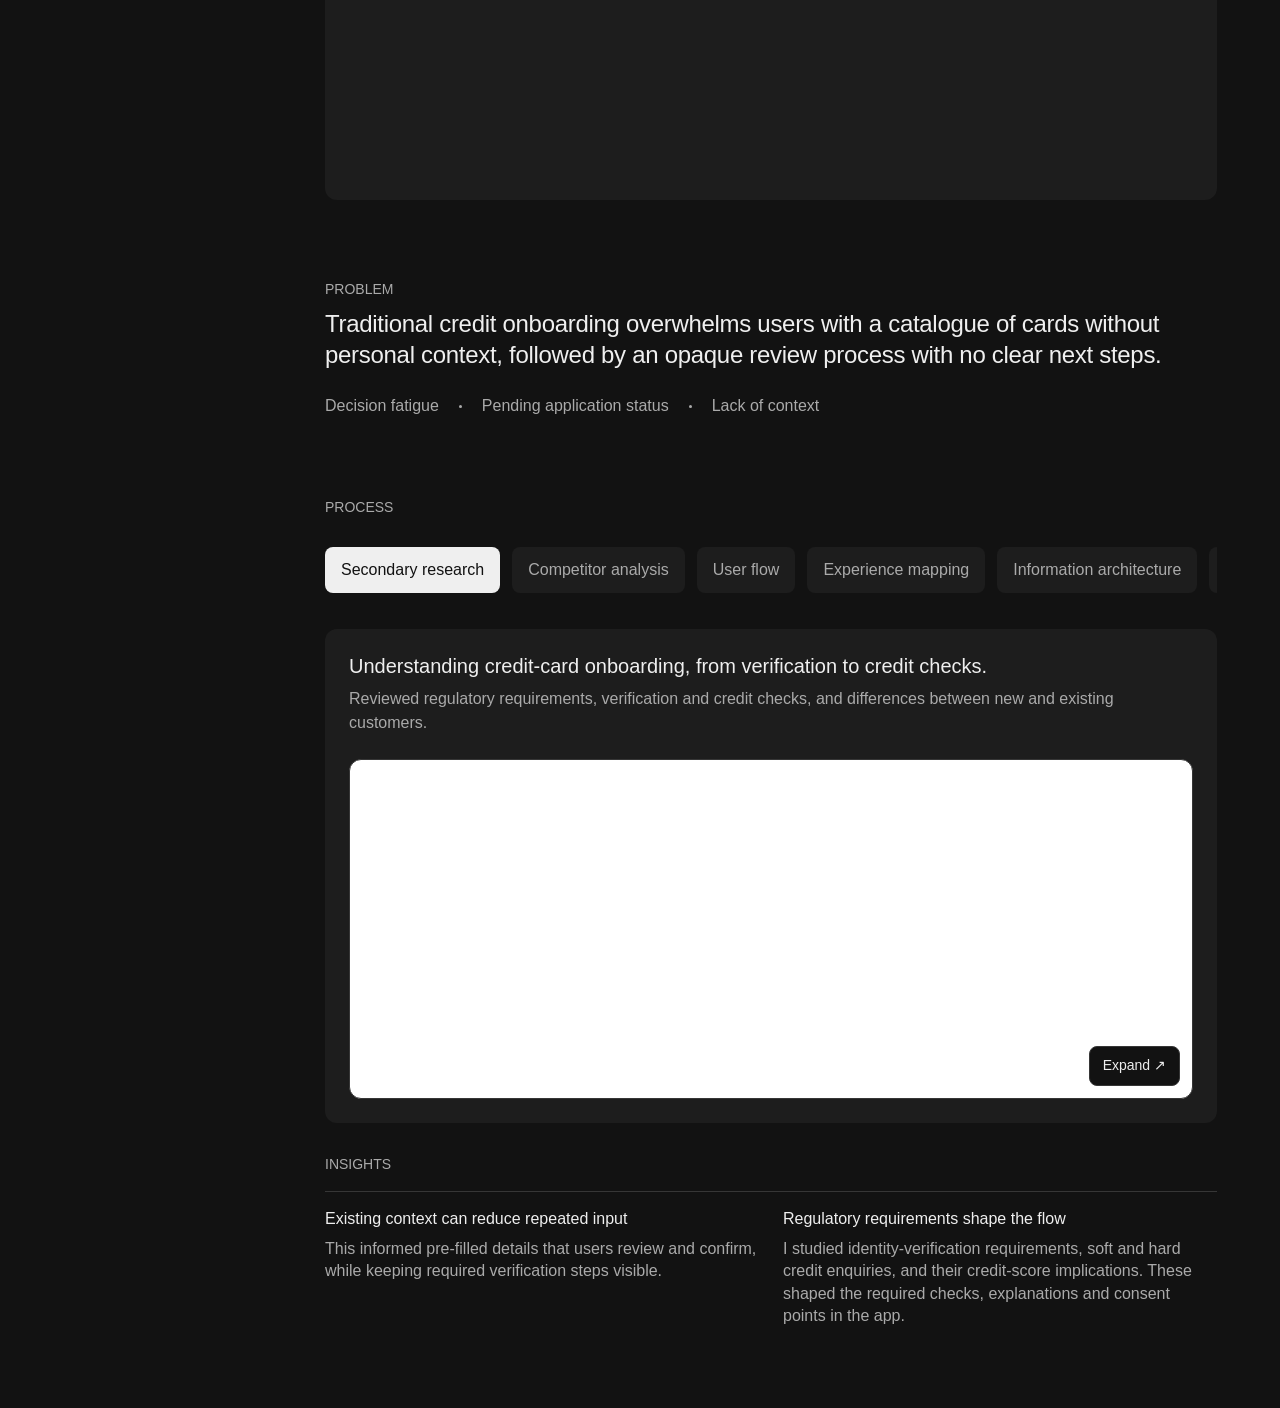
<file: process-preview.html>
<!doctype html><html lang="en"><head><meta charset="utf-8"><meta http-equiv="refresh" content="0;url=credit-card-onboarding.html#research"><title>Finora process</title></head><body><a href="credit-card-onboarding.html#research">View the process in the portfolio case study</a></body></html>
</file>
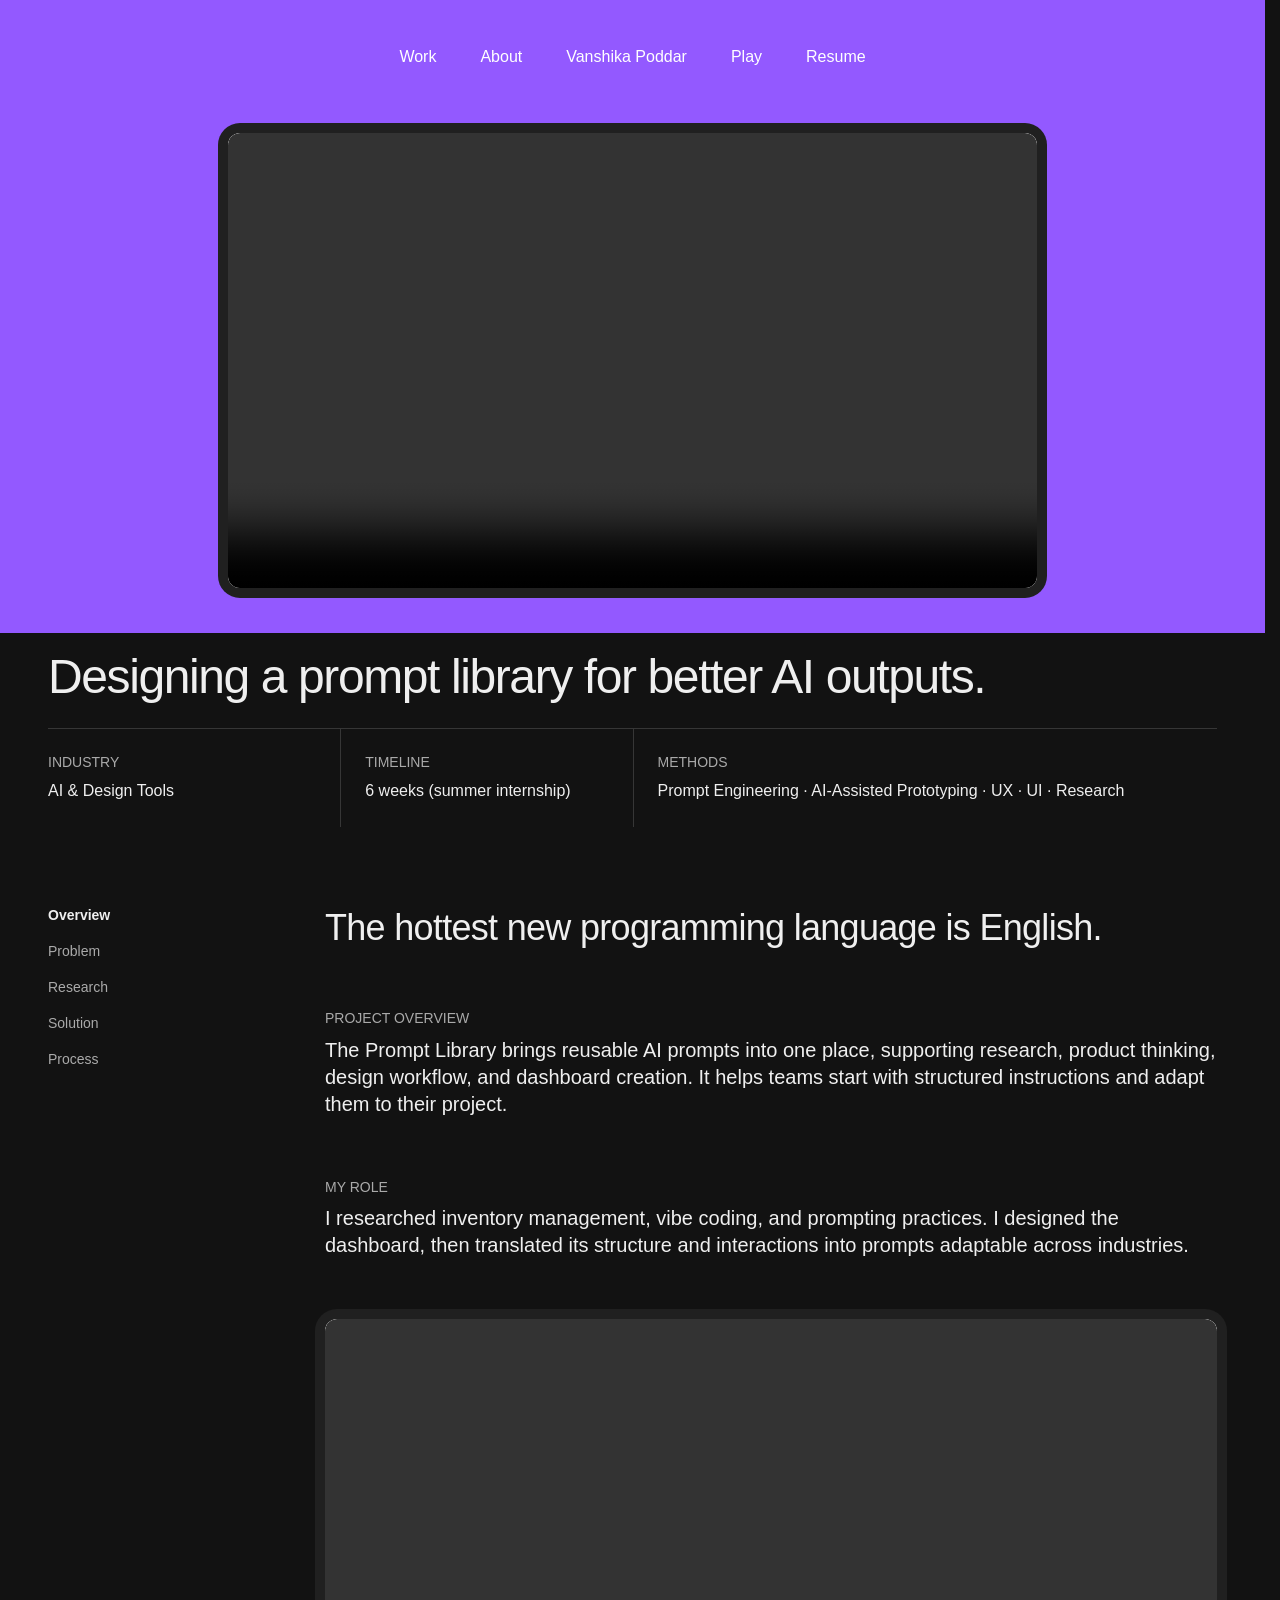
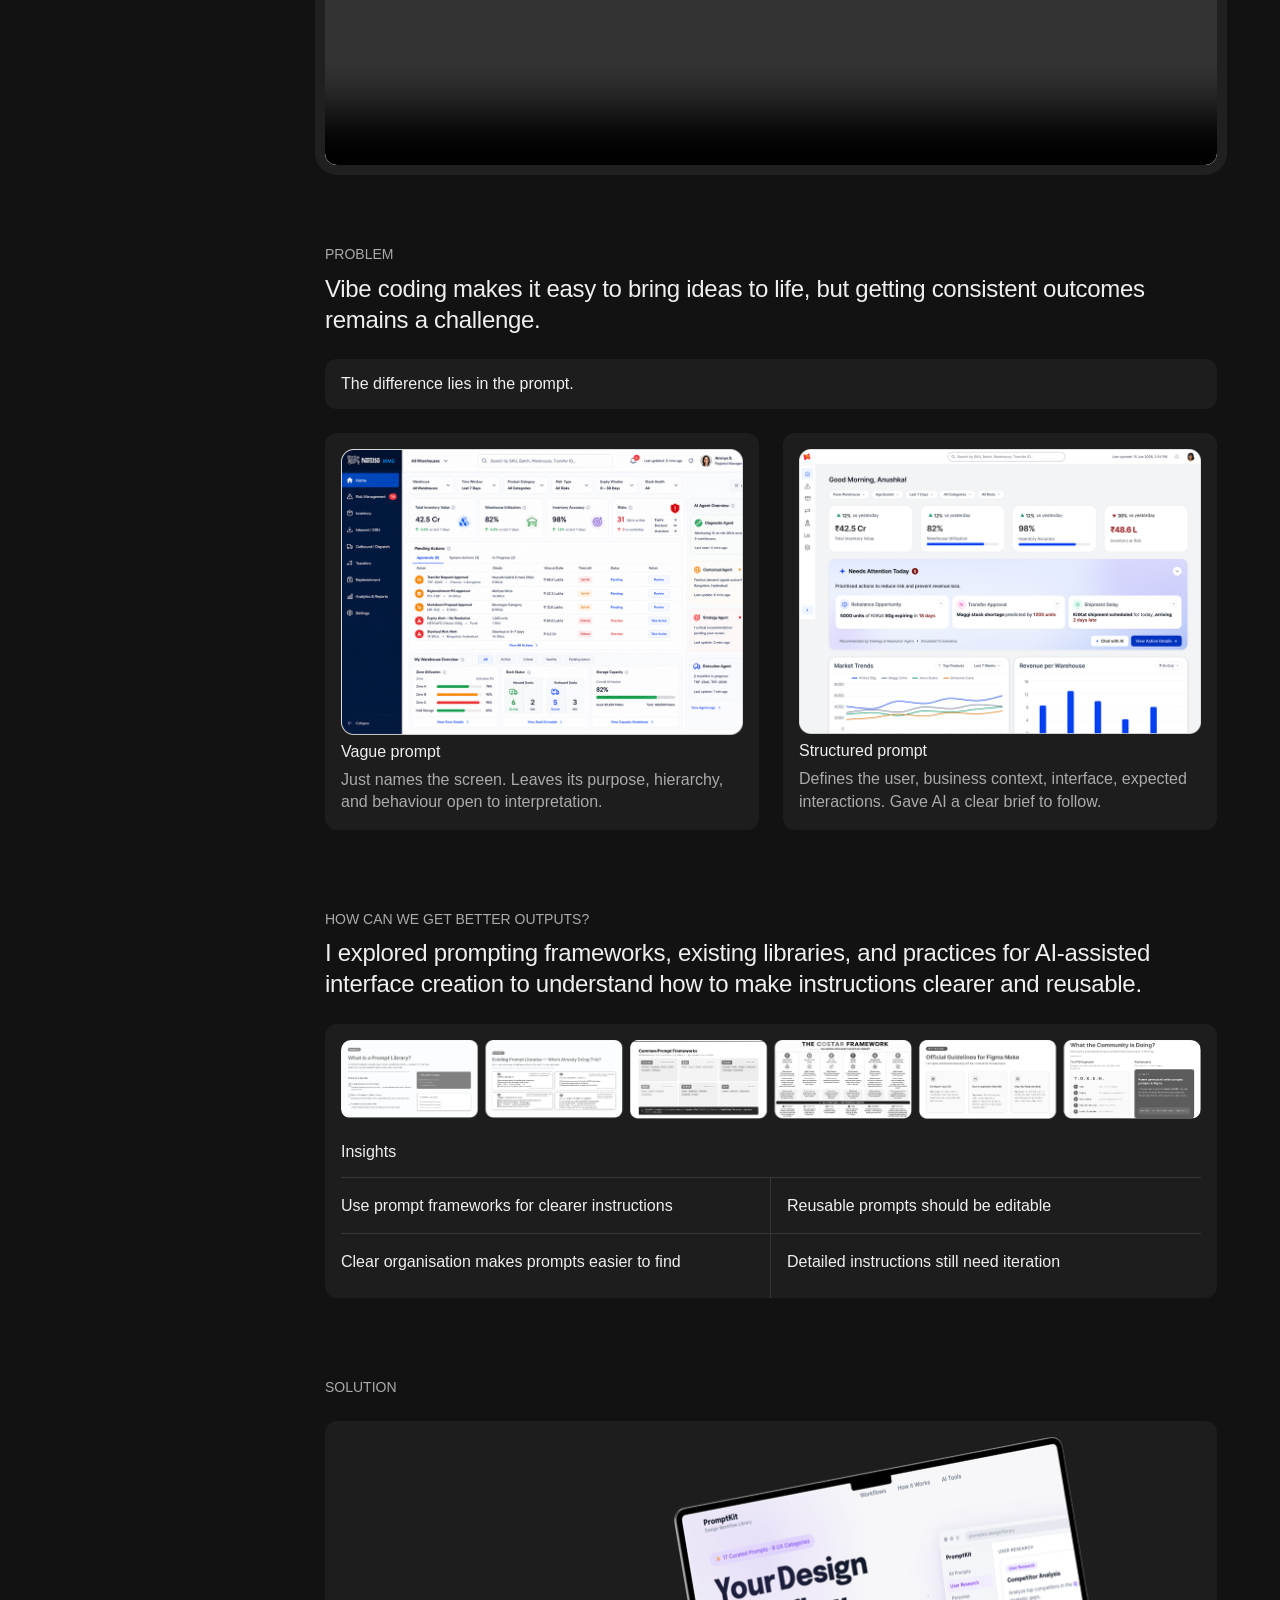
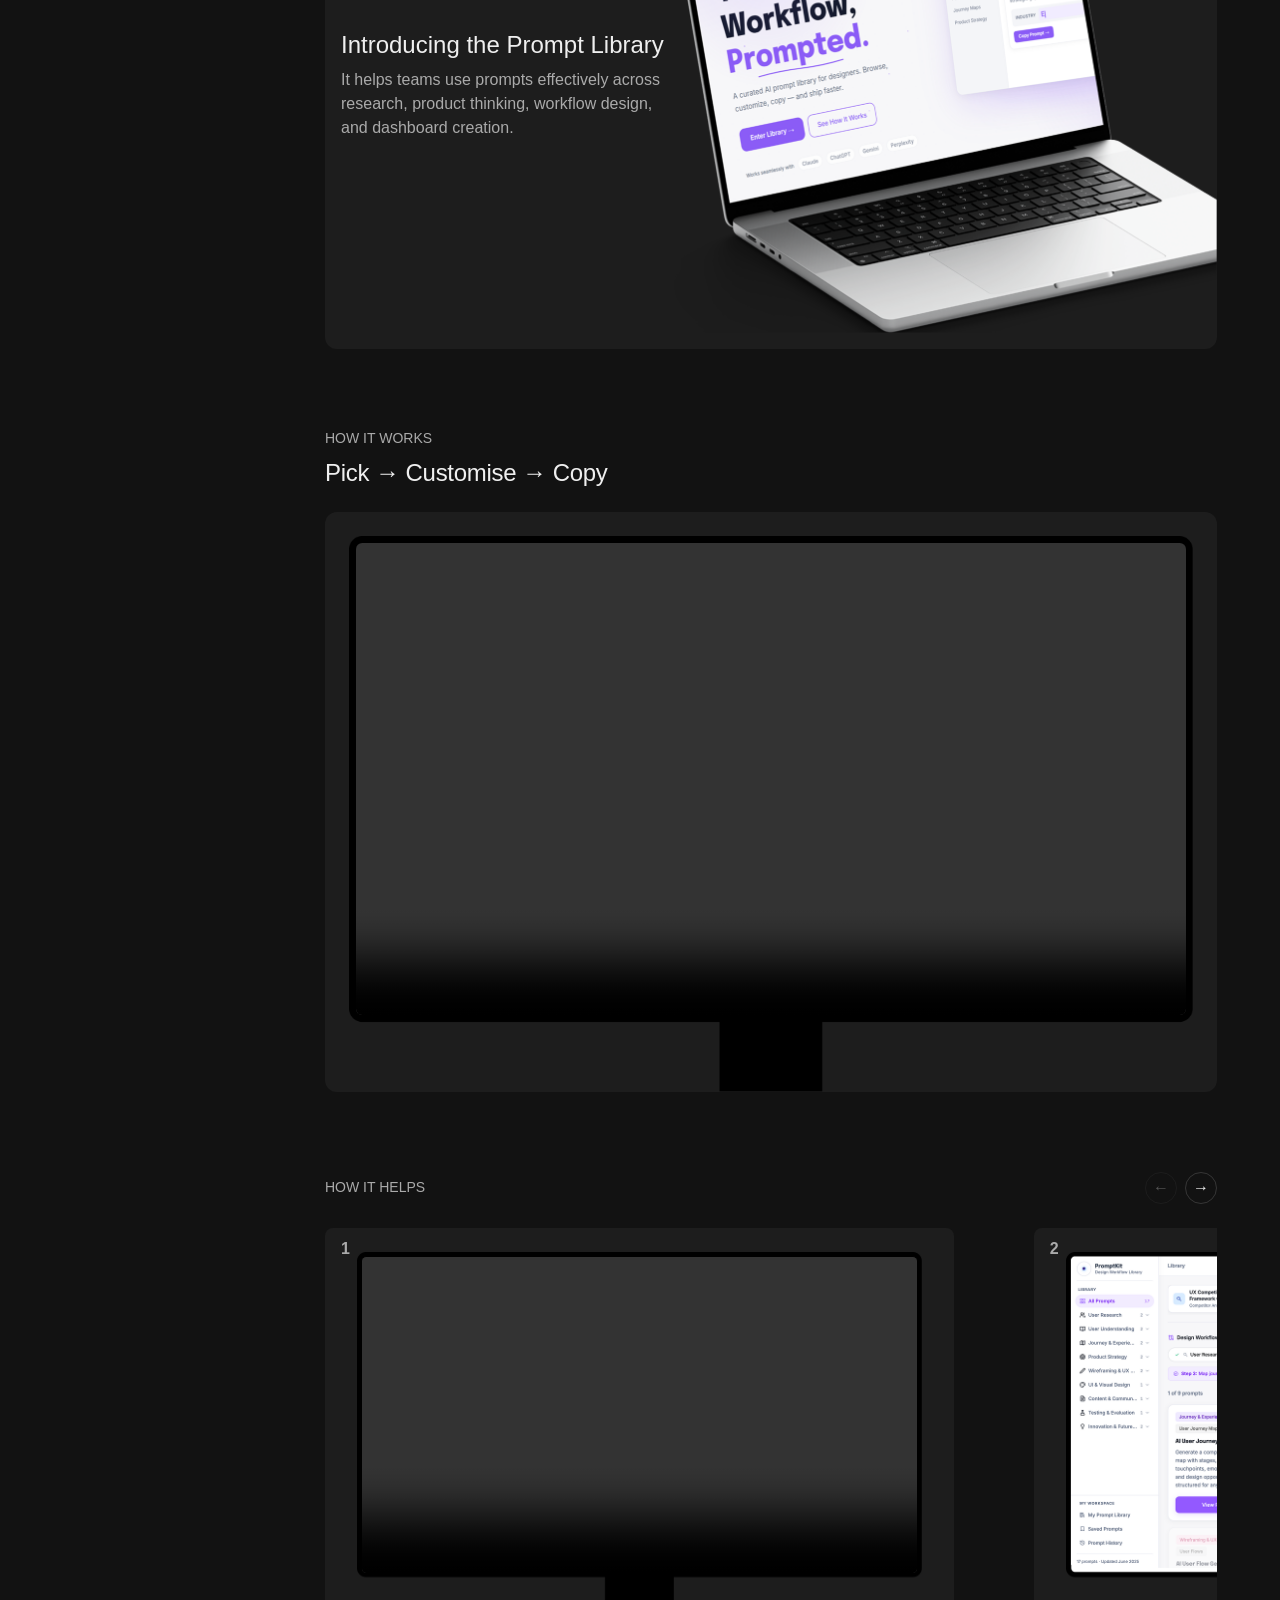
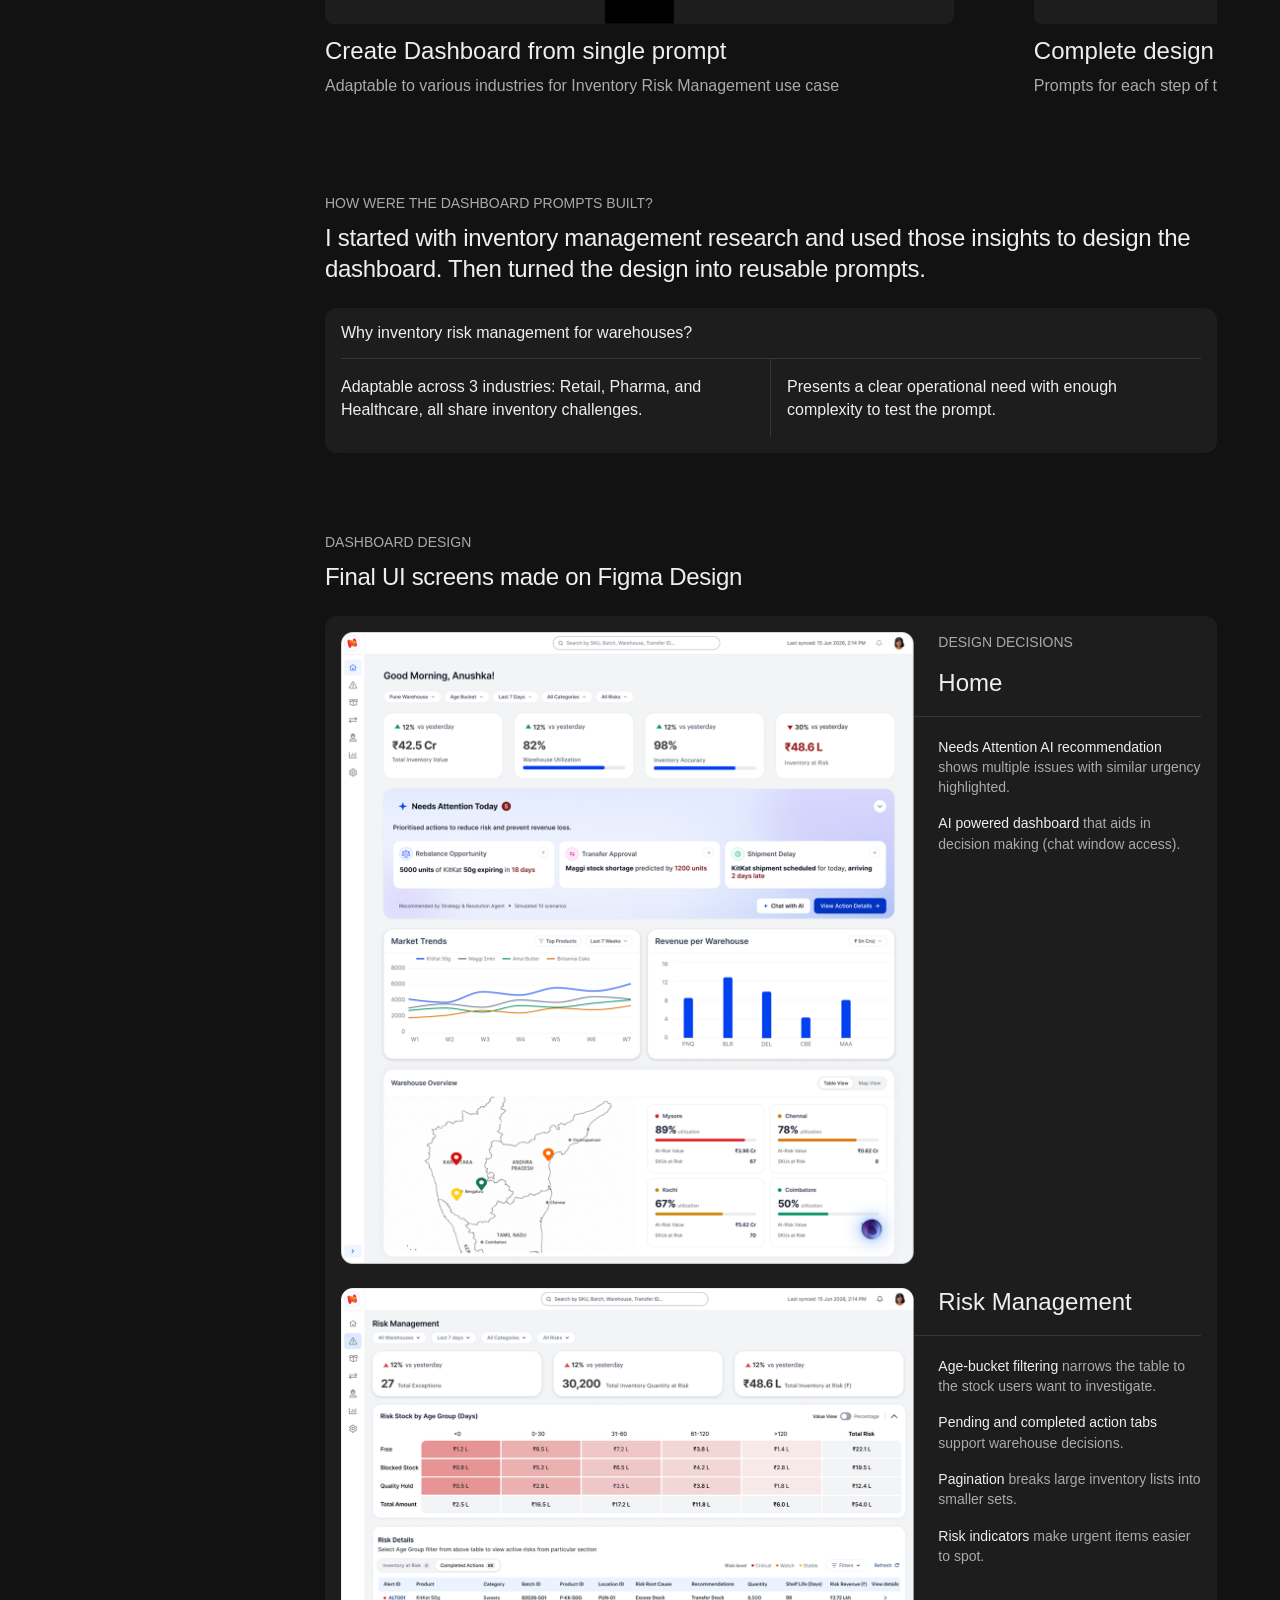
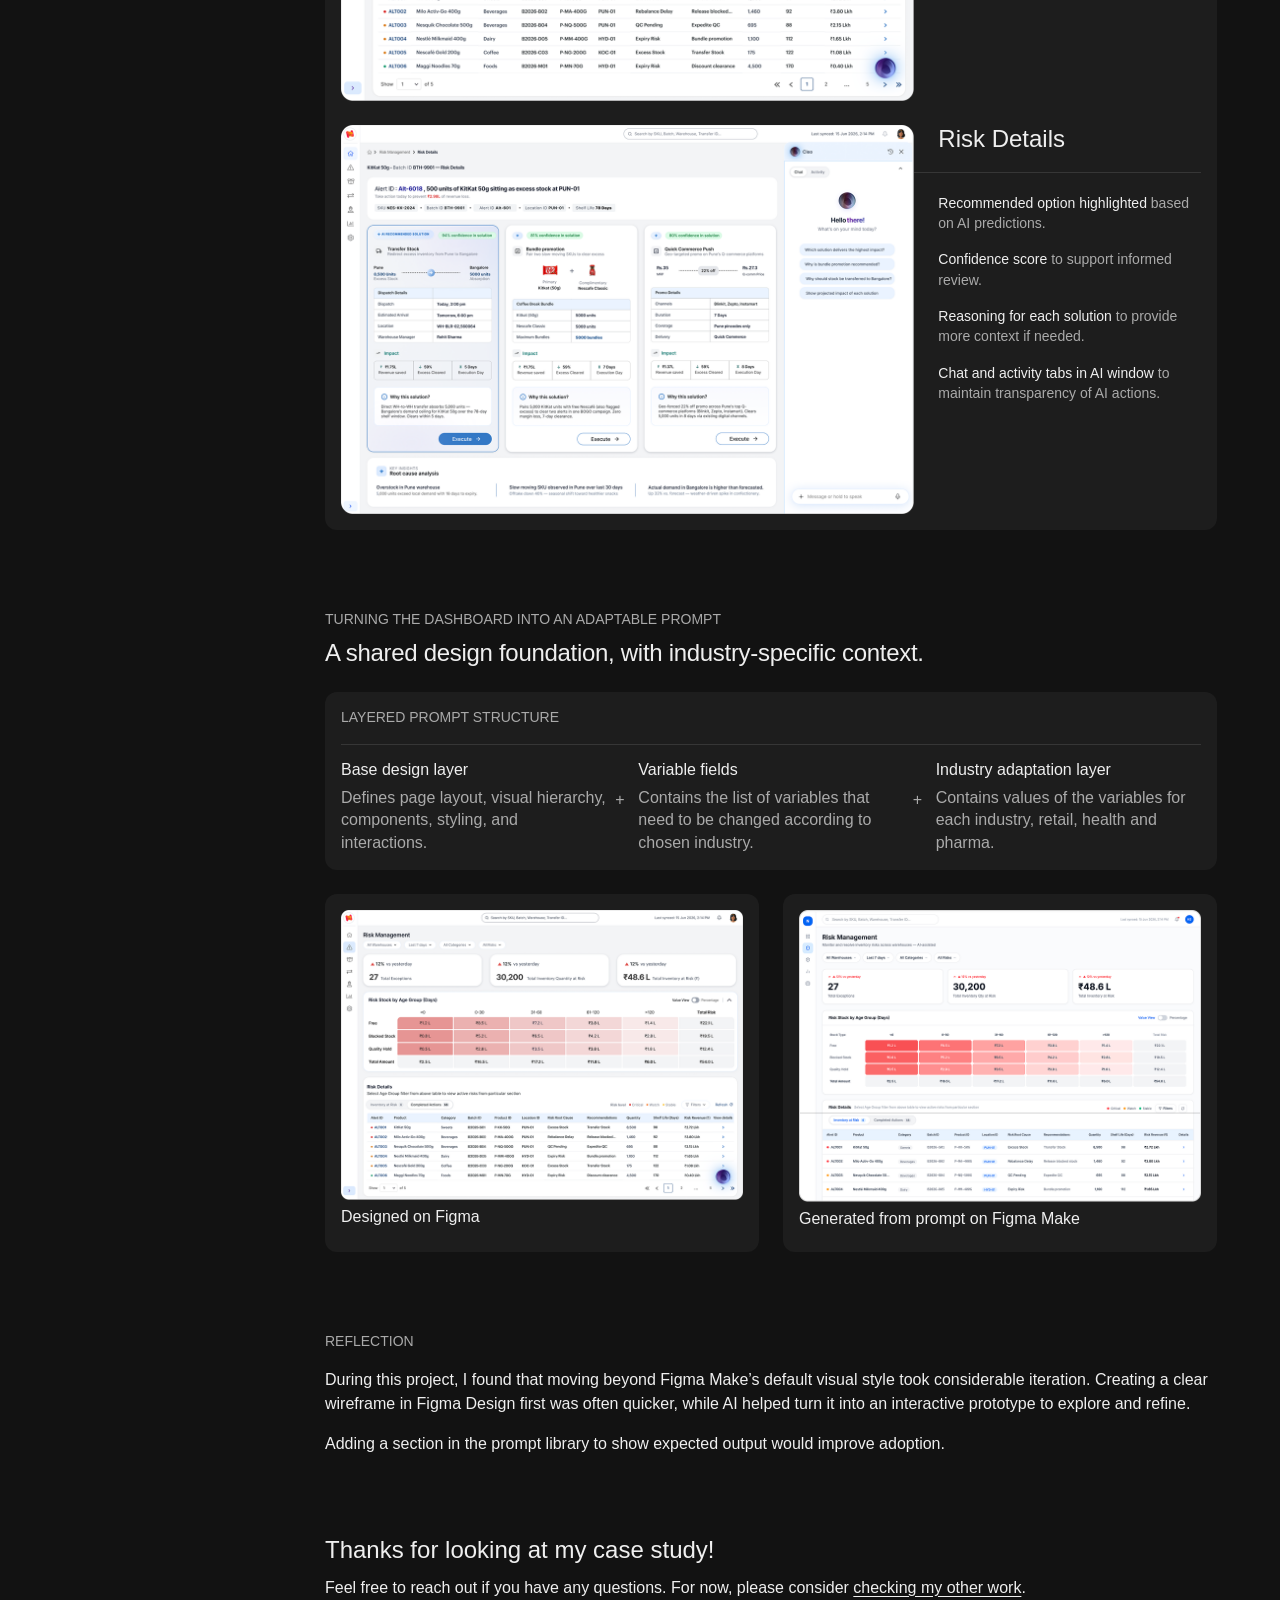
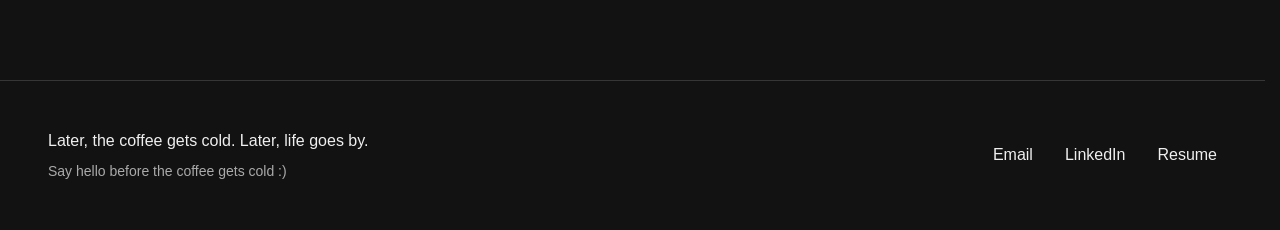
<file: prompt-library.html>
<!doctype html><html lang="en"><head><meta charset="UTF-8"><meta name="viewport" content="width=device-width, initial-scale=1"><meta name="description" content="Designing a reusable prompt library for better AI outputs — a UX case study by Vanshika Poddar."><title>Prompt Library — Vanshika Poddar</title><script src="theme.js?v=2"></script><link rel="stylesheet" href="site-loader.css?v=4"><script src="site-loader.js?v=6"></script><link rel="stylesheet" href="case-study.css?v=review-5"><link rel="stylesheet" href="prompt-library.css?v=edges-2"><script defer src="case-study.js?v=prompt-1"></script><script defer src="footer-grid.js?v=6"></script><link rel="stylesheet" href="case-navigation.css?v=1"></head><body class="prompt-study"><a class="skip" href="#overview">Skip to case study</a><div class="case-page"><div class="case-hero prompt-hero"><header class="centered-header"><nav aria-label="Main navigation"><a href="index.html#work">Work</a><a href="about.html">About</a><a class="brand" href="index.html">Vanshika Poddar</a><a href="play.html">Play</a><a href="https://drive.google.com/file/d/1MgajNN7ZVKisJwzOHDAP1yIvsnbABO6s/view?usp=sharing" target="_blank" rel="noopener noreferrer">Resume</a></nav></header><img class="prompt-hero-art" src="assets/prompt-library/hero-vector.svg" alt=""><div class="hero-demo bordered-video"><video src="assets/prompt-library/first-section-vid.mp4" aria-label="Prompt Library introduction" autoplay muted loop playsinline preload="metadata"></video></div></div><main><div class="case-intro"><h1>Designing a prompt library for better AI outputs.</h1><dl><div><dt>Industry</dt><dd>AI &amp; Design Tools</dd></div><div><dt>Timeline</dt><dd>6 weeks (summer internship)</dd></div><div><dt>Methods</dt><dd>Prompt Engineering · AI-Assisted Prototyping · UX · UI · Research</dd></div></dl></div><div class="case-layout"><aside><nav class="section-nav" aria-label="Case study sections"><a href="#overview">Overview</a><a href="#problem">Problem</a><a href="#research">Research</a><a href="#solution">Solution</a><a href="#process">Process</a></nav></aside><div class="case-content"><section id="overview"><h2 class="opening">The hottest new programming language is English.</h2><div class="overview-copy"><div><h2 class="eyebrow">Project overview</h2><p>The Prompt Library brings reusable AI prompts into one place, supporting research, product thinking, design workflow, and dashboard creation. It helps teams start with structured instructions and adapt them to their project.</p></div><div><h2 class="eyebrow">My role</h2><p>I researched inventory management, vibe coding, and prompting practices. I designed the dashboard, then translated its structure and interactions into prompts adaptable across industries.</p></div></div><div class="bordered-video"><video width="3024" height="1594" src="assets/prompt-library/vid-below-my-role.mov" aria-label="Browsing reusable prompts in the library" autoplay muted loop playsinline preload="metadata"></video></div></section><section id="problem"><h2 class="eyebrow">Problem</h2><p class="lead">Vibe coding makes it easy to bring ideas to life, but getting consistent outcomes remains a challenge.</p><div class="prompt-callout">The difference lies in the prompt.</div><div class="comparison"><figure class="comparison-card"><img class="" src="assets/prompt-library/vague-prompt.png" alt="Vague prompt" loading="lazy" width="822" height="584"><figcaption><h3>Vague prompt</h3><p>Just names the screen. Leaves its purpose, hierarchy, and behaviour open to interpretation.</p></figcaption></figure><figure class="comparison-card"><img class="" src="assets/prompt-library/structured-prompt.png" alt="Structured prompt" loading="lazy" width="818" height="580"><figcaption><h3>Structured prompt</h3><p>Defines the user, business context, interface, expected interactions. Gave AI a clear brief to follow.</p></figcaption></figure></div></section><section id="research"><h2 class="eyebrow">How can we get better outputs?</h2><p class="lead">I explored prompting frameworks, existing libraries, and practices for AI-assisted interface creation to understand how to make instructions clearer and reusable.</p><div class="research-panel"><figure class="section-image"><img class="" src="assets/prompt-library/prompt-research-frameworks.png" alt="Research into prompting frameworks, libraries, and AI-assisted interface design" loading="lazy" width="1750" height="162"></figure><div class="prompt-insights"><h3>Insights</h3><ul><li>Use prompt frameworks for clearer instructions</li><li>Reusable prompts should be editable</li><li>Clear organisation makes prompts easier to find</li><li>Detailed instructions still need iteration</li></ul></div></div></section><section id="solution"><h2 class="eyebrow">Solution</h2><div class="solution-intro"><div><h3>Introducing the Prompt Library</h3><p>It helps teams use prompts effectively across research, product thinking, workflow design, and dashboard creation.</p></div><img class="" src="assets/prompt-library/solution-mockup.png" alt="Prompt Library displayed on a laptop" loading="lazy" width="1089" height="995"></div><div class="subsection"><h2 class="eyebrow">How it works</h2><p class="lead">Pick → Customise → Copy</p><div class="monitor-panel"><div class="monitor"><img class="" src="assets/prompt-library/pc-for-vid-to-be-placed-in.png" alt="" loading="lazy" width="1166" height="768"><div class="monitor-screen"><video src="assets/prompt-library/how-it-works-video.mov" aria-label="Choose, customise, and copy a prompt" autoplay muted loop playsinline preload="metadata"></video></div></div></div></div><div class="subsection"><div class="flow-heading"><h2 class="eyebrow">How it helps</h2><div class="flow-controls"><button data-scroll="-1" aria-label="Previous feature">←</button><button data-scroll="1" aria-label="Next feature">→</button></div></div><div class="flow-track feature-track" tabindex="0" aria-label="Prompt Library features"><article class="feature-card"><div class="feature-visual"><span class="feature-number">1</span><div class="monitor"><img class="" src="assets/prompt-library/pc-for-vid-to-be-placed-in.png" alt="" loading="lazy" width="1166" height="768"><div class="monitor-screen"><video src="assets/prompt-library/how-it-helps-1.mp4" aria-label="Create Dashboard from single prompt" autoplay muted loop playsinline preload="metadata"></video></div></div></div><h3>Create Dashboard from single prompt</h3><p>Adaptable to various industries for Inventory Risk Management use case</p></article><article class="feature-card"><div class="feature-visual"><span class="feature-number">2</span><div class="monitor complete-monitor"><img class="" src="assets/prompt-library/how-it-helps-2.png" alt="Complete design process" loading="lazy" width="1166" height="768"></div></div><h3>Complete design process</h3><p>Prompts for each step of the process</p></article><article class="feature-card"><div class="feature-visual"><span class="feature-number">3</span><div class="monitor"><img class="" src="assets/prompt-library/pc-for-vid-to-be-placed-in.png" alt="" loading="lazy" width="1166" height="768"><div class="monitor-screen"><video src="assets/prompt-library/how-it-helps-3.mp4" aria-label="Prompt Customization" autoplay muted loop playsinline preload="metadata"></video></div></div></div><h3>Prompt Customization</h3><p>Available as per AI tool and tokens</p></article><article class="feature-card"><div class="feature-visual"><span class="feature-number">4</span><div class="monitor"><img class="" src="assets/prompt-library/pc-for-vid-to-be-placed-in.png" alt="" loading="lazy" width="1166" height="768"><div class="monitor-screen"><video src="assets/prompt-library/how-it-helps-4.mp4" aria-label="Custom Prompt Collections" autoplay muted loop playsinline preload="metadata"></video></div></div></div><h3>Custom Prompt Collections</h3><p>A collection of your saved prompts</p></article><article class="feature-card"><div class="feature-visual"><span class="feature-number">5</span><div class="monitor complete-monitor"><img class="" src="assets/prompt-library/how-it-helps-5.png" alt="Edit Prompts" loading="lazy" width="1166" height="766"></div></div><h3>Edit Prompts</h3><p>Edit and add notes according to need</p></article></div></div></section><section id="process"><h2 class="eyebrow">How were the dashboard prompts built?</h2><p class="lead">I started with inventory management research and used those insights to design the dashboard. Then turned the design into reusable prompts.</p><div class="prompt-insights"><h3>Why inventory risk management for warehouses?</h3><ul><li>Adaptable across 3 industries: Retail, Pharma, and Healthcare, all share inventory challenges.</li><li>Presents a clear operational need with enough complexity to test the prompt.</li></ul></div><div class="subsection"><h2 class="eyebrow">Dashboard design</h2><p class="lead">Final UI screens made on Figma Design</p><div class="dashboard-decisions"><div class="decision-row"><img class="" src="assets/prompt-library/dashboard-design-home.png" alt="Home dashboard design" loading="lazy" width="1162" height="1280"><div class="decision-copy"><p class="eyebrow">Design decisions</p><h3>Home</h3><p><strong>Needs Attention AI recommendation</strong> shows multiple issues with similar urgency highlighted.</p><p><strong>AI powered dashboard</strong> that aids in decision making (chat window access).</p></div></div><div class="decision-row"><img class="" src="assets/prompt-library/dashboard-design-risk-management.png" alt="Risk Management dashboard design" loading="lazy" width="1162" height="837"><div class="decision-copy"><h3>Risk Management</h3><p><strong>Age-bucket filtering</strong> narrows the table to the stock users want to investigate.</p><p><strong>Pending and completed action tabs</strong> support warehouse decisions.</p><p><strong>Pagination</strong> breaks large inventory lists into smaller sets.</p><p><strong>Risk indicators</strong> make urgent items easier to spot.</p></div></div><div class="decision-row"><img class="" src="assets/prompt-library/dashboard-design-risk-details.png" alt="Risk Details dashboard design" loading="lazy" width="1162" height="788"><div class="decision-copy"><h3>Risk Details</h3><p><strong>Recommended option highlighted</strong> based on AI predictions.</p><p><strong>Confidence score</strong> to support informed review.</p><p><strong>Reasoning for each solution</strong> to provide more context if needed.</p><p><strong>Chat and activity tabs in AI window</strong> to maintain transparency of AI actions.</p></div></div></div></div><div class="subsection"><h2 class="eyebrow">Turning the dashboard into an adaptable prompt</h2><p class="lead">A shared design foundation, with industry-specific context.</p><div class="prompt-layers"><h3>Layered prompt structure</h3><div class="layer-grid"><div><h4>Base design layer</h4><p>Defines page layout, visual hierarchy, components, styling, and interactions.</p></div><div><h4>Variable fields</h4><p>Contains the list of variables that need to be changed according to chosen industry.</p></div><div><h4>Industry adaptation layer</h4><p>Contains values of the variables for each industry, retail, health and pharma.</p></div></div></div><div class="comparison"><figure class="comparison-card"><img class="" src="assets/prompt-library/designed-on-figma.png" alt="Designed on Figma" loading="lazy" width="818" height="590"><figcaption><h3>Designed on Figma</h3></figcaption></figure><figure class="comparison-card"><img class="" src="assets/prompt-library/generated-from-prompt-on-figma-make.png" alt="Generated from prompt on Figma Make" loading="lazy" width="818" height="594"><figcaption><h3>Generated from prompt on Figma Make</h3></figcaption></figure></div></div></section><section id="reflection"><h2 class="eyebrow">Reflection</h2><p>During this project, I found that moving beyond Figma Make’s default visual style took considerable iteration. Creating a clear wireframe in Figma Design first was often quicker, while AI helped turn it into an interactive prototype to explore and refine.</p><p>Adding a section in the prompt library to show expected output would improve adoption.</p><div class="thanks"><h3>Thanks for looking at my case study!</h3><p>Feel free to reach out if you have any questions. For now, please consider <a href="index.html#work">checking my other work</a>.</p></div></section></div></div></main><footer><canvas class="footer-hover-grid" aria-hidden="true"></canvas><div><p>Later, the coffee gets cold. Later, life goes by.</p><p class="small">Say hello before the coffee gets cold :)</p></div><nav aria-label="Contact"><a href="mailto:poddarvanshika1@gmail.com">Email</a><a href="https://www.linkedin.com/in/vanshika-poddar-11vp/" target="_blank" rel="noopener noreferrer">LinkedIn</a><a href="https://drive.google.com/file/d/1MgajNN7ZVKisJwzOHDAP1yIvsnbABO6s/view?usp=sharing" target="_blank" rel="noopener noreferrer">Resume</a></nav></footer></div><div class="toast" role="status" aria-live="polite"></div></body></html>
</file>
<file: site-loader.css>
/* The entrance is temporary; the real page is always underneath it. */
html{scrollbar-gutter:stable}
html.intro-pending{overflow:hidden}
html.intro-pending:not(.intro-running)::before{content:"";position:fixed;inset:0;background:#121212;z-index:2147483000;animation:intro-failsafe 0s 10s forwards}
@keyframes intro-failsafe{to{visibility:hidden;pointer-events:none}}
.portfolio-intro{position:fixed;inset:0;z-index:2147483000;isolation:isolate;cursor:default!important}
.portfolio-intro canvas{display:block;width:100%;height:100%;pointer-events:none}
.portfolio-intro button,.intro-preview button,.intro-preview a{font:400 13px/1.4 -apple-system,BlinkMacSystemFont,"Helvetica Neue",Arial,sans-serif;cursor:pointer!important}
.portfolio-intro .intro-skip{position:absolute;right:24px;bottom:24px;color:#aaa;background:#191919cc;border:1px solid #363636;border-radius:7px;padding:9px 14px}
.portfolio-intro .intro-loading-label{position:absolute;top:calc(50% + 132px);left:50%;transform:translateX(-50%);color:#aaa;font:400 13px/1.4 -apple-system,BlinkMacSystemFont,"Helvetica Neue",Arial,sans-serif;letter-spacing:.02em}.portfolio-intro .intro-loading-label[hidden]{display:none}
.portfolio-intro .intro-status{position:absolute;width:1px;height:1px;overflow:hidden;clip-path:inset(50%)}
.portfolio-intro button:focus-visible,.intro-preview button:focus-visible,.intro-preview a:focus-visible{outline:2px solid #a6a6c8;outline-offset:4px}
.intro-preview{overflow-x:auto;position:fixed;z-index:2147483001;left:50%;bottom:22px;transform:translateX(-50%);display:flex;align-items:center;gap:6px;padding:7px;background:#1d1d1deF;border:1px solid #363636;border-radius:12px;box-shadow:0 6px 24px #0002;color:#bbb;max-width:calc(100% - 32px)}
.intro-preview button,.intro-preview a{color:inherit;background:transparent;border:0;border-radius:6px;padding:8px 11px;white-space:nowrap;text-decoration:none}
.intro-preview button:hover,.intro-preview a:hover{color:#eee;background:#303030}
.intro-preview button[aria-pressed="true"]{color:#eee;background:#34343b}
.intro-preview .intro-preview-replay{color:#eee}
.intro-preview span{font:400 11px/1 -apple-system,BlinkMacSystemFont,"Helvetica Neue",Arial,sans-serif;color:#888;padding:0 8px;white-space:nowrap}
@media(max-width:600px){.intro-preview{bottom:16px;gap:0;padding:5px}.intro-preview span{display:none}.intro-preview button,.intro-preview a{padding:8px}.portfolio-intro .intro-skip{right:16px;bottom:76px}}
@media(prefers-reduced-motion:reduce){.portfolio-intro *{animation:none!important;transition:none!important}}
</file>
<file: style.css>
:root{color-scheme:light;--bg:#fff;--fg:#1a1a1a;--muted:#727272;--line:#e6e6e6;--accent:#fd8903;--placeholder:#d9d9d9}*{box-sizing:border-box}html{scroll-behavior:smooth;scroll-padding-top:32px}body{margin:0;background:var(--bg);color:var(--fg);font-family:-apple-system,BlinkMacSystemFont,"Helvetica Neue",Arial,sans-serif;transition:background .35s,color .35s}body.dark{color-scheme:dark;--bg:#121212;--fg:#efefef;--muted:#aaa;--line:#333;--placeholder:#303030}button,a,input{-webkit-tap-highlight-color:transparent}button,a{color:inherit}button{font:inherit;cursor:pointer}a{text-decoration:none}button:focus-visible,a:focus-visible,input:focus-visible{outline:2px solid var(--accent);outline-offset:6px}button{border:0}button:disabled{cursor:default}.page{position:relative;overflow:hidden;max-width:1600px;margin:auto}header{position:relative;z-index:2;padding:48px 48px 24px;display:flex;justify-content:space-between;align-items:center;font-size:16px}.brand{font-weight:500}nav{display:flex;gap:40px;align-items:center;color:var(--muted)}nav button{padding:0;background:none}nav a:hover,nav button:hover{color:var(--fg)}.hero{position:relative;height:530px;pointer-events:none}.hero h1{position:absolute;width:1px;height:1px;padding:0;margin:-1px;overflow:hidden;clip-path:inset(50%);white-space:nowrap}#headline{position:absolute;left:48px;top:185px;width:590px;height:165px;pointer-events:auto}#wheel{position:absolute;top:0;left:0;width:100%;height:1020px;touch-action:pan-y}.work{position:relative;z-index:1;margin:0 96px;pointer-events:none}.work h2{font-size:14px;line-height:17px;font-weight:500;color:var(--muted);text-transform:uppercase;margin:0 0 24px}.projects{display:grid;grid-template-columns:repeat(2,minmax(0,1fr));gap:80px 24px}.projects article{min-width:0;pointer-events:auto}.project-image{display:block;position:relative;width:100%;aspect-ratio:580/352;overflow:hidden;border-radius:12px;background:var(--placeholder);padding:0;text-align:left}.gradient{position:absolute;top:0;left:-2.2%;width:104.4%;height:129.2%;object-fit:fill}.phones{position:absolute;width:120.46%;height:auto;max-width:none;left:-6.75%;top:-2.15%;transition:transform .5s}.credit:hover .phones{transform:translateY(-6px)}.project-state{position:absolute;bottom:16px;left:16px;background:rgba(255,255,255,.94);color:#222;border-radius:30px;padding:9px 14px;font-size:12px;opacity:0;transform:translateY(5px);transition:.2s}.project-image:hover .project-state,.project-image:focus-visible .project-state{opacity:1;transform:none}h3{font-size:24px;line-height:1.25;font-weight:500;margin:8px 0}article p{font-size:16px;line-height:1.4;color:var(--muted);margin:0}footer{position:relative;z-index:1;margin:140px 48px 0;border-top:1px solid var(--line);padding:48px 0;display:flex;justify-content:space-between;gap:30px;align-items:flex-start}footer p{font-size:16px;margin:0 0 8px}.small{font-size:12px;color:var(--muted)}footer nav{font-size:16px}.toast{position:fixed;z-index:10;bottom:24px;left:50%;transform:translate(-50%,15px);background:var(--fg);color:var(--bg);padding:14px 22px;border-radius:10px;box-shadow:0 4px 25px #0002;max-width:calc(100% - 32px);width:max-content;opacity:0;pointer-events:none;transition:.2s;font-size:14px}.toast.visible{opacity:1;transform:translate(-50%,0)}.skip{position:fixed;top:-100px;left:16px;z-index:20;background:var(--bg);padding:12px}.skip:focus{top:16px}
@media(min-width:1400px){.hero{height:560px}#headline{width:650px;height:182px}}
@media(max-width:900px){header{padding:32px 28px 24px}nav{gap:24px}.hero{height:500px}#headline{left:28px;width:53%;top:160px;height:150px}.work{margin:0 28px}h3{font-size:20px}footer{margin:100px 28px 0;flex-wrap:wrap}}
@media(max-width:600px){header{padding:28px 22px 20px;align-items:flex-start;gap:24px}.brand{font-size:14px;white-space:nowrap}nav{gap:16px;font-size:12px;flex-wrap:wrap;justify-content:flex-end}header nav{max-width:155px;row-gap:12px}.hero{height:615px}#headline{left:22px;top:70px;width:calc(100% - 44px);height:130px}.work{margin:0 22px}.work h2{font-size:12px}.projects{grid-template-columns:1fr;gap:42px}.project-image{aspect-ratio:580/352}h3{font-size:21px}article p{font-size:15px}footer{margin:80px 22px 0;padding:32px 0;gap:24px}footer p{font-size:14px}footer .small{font-size:12px}footer nav{font-size:14px;gap:28px}.project-state{font-size:11px;padding:7px 10px}}
@media(prefers-reduced-motion:reduce){html{scroll-behavior:auto}*,*::before,*::after{transition:none!important}}

@media(min-width:901px){#headline{width:calc(50% - 60px);max-width:620px}}


/* Quiet dot field and the Figma headline layout. */
:root{--accent:#1a1a1a;--dot:#e7e7e7}body.dark{--accent:#efefef;--dot:#292929}.hero{height:530px;pointer-events:auto}.dot-background{position:absolute;inset:18px 0 20px;background-image:radial-gradient(circle,var(--dot) .65px,transparent .8px);background-size:5px 5px;mask-image:linear-gradient(transparent,#000 16%,#000 82%,transparent);pointer-events:none}#headline{position:absolute;left:48px;top:160px;width:calc(100% - 96px);max-width:none;height:172px;pointer-events:none}.welcome{position:absolute;left:48px;top:332px;margin:0;color:var(--muted);font-size:16px;line-height:1.4}.theme-stars{position:absolute;display:flex;gap:3px;z-index:3;align-items:center}.theme-stars button{display:grid;place-items:center;width:36px;height:36px;padding:7px;background:transparent;border-radius:50%;color:var(--muted);pointer-events:auto}.theme-stars button[aria-pressed=true]{color:var(--fg);background:color-mix(in srgb,var(--bg) 80%,transparent)}.theme-stars button:hover{color:var(--fg);background:var(--line)}.theme-stars svg{width:20px;height:20px}#cursor{position:fixed;z-index:9999;pointer-events:none;width:8px;height:8px;border-radius:50%;background:var(--accent);transform:translate(-50%,-50%);opacity:0}#cursor.visible{opacity:1}.custom-cursor,.custom-cursor *{cursor:none!important}@media(pointer:coarse){#cursor{display:none}}
@media(max-width:900px){.hero{height:530px}#headline{left:28px;top:150px;width:calc(100% - 56px);height:156px}.welcome{left:28px;top:290px}}
@media(max-width:600px){.hero{height:480px}#headline{left:22px;top:95px;width:calc(100% - 44px);height:182px}.welcome{left:22px;top:280px;font-size:14px}.dot-background{inset:15px 0}.theme-stars button{width:32px;height:32px;padding:6px}.theme-stars svg{width:18px;height:18px}}
/* Hover-only grid, clipped to the landing area and footer by its renderer. */
#hover-grid{position:absolute;left:0;top:0;width:100%;pointer-events:none;z-index:0}.hero{z-index:1}.welcome{z-index:2}footer{isolation:isolate}.dot-background{display:none}
/* Plain, non-interactive type and one contextual theme action. */
.hero h1{position:absolute;left:48px;top:160px;width:calc(100% - 96px);height:auto;padding:0;margin:0;overflow:visible;clip-path:none;white-space:normal;font-size:clamp(34px,5vw,64px);font-weight:500;line-height:1.19;letter-spacing:-.025em;z-index:2}.headline-line{display:block}#last-word{white-space:nowrap}#theme-toggle{position:absolute;z-index:3;display:grid;place-items:center;width:36px;height:36px;background:transparent;color:var(--muted);padding:7px;border-radius:50%}#theme-toggle:hover{background:var(--line);color:var(--fg)}#theme-toggle svg{width:20px;height:20px}#theme-toggle .sun-icon{display:none}body.dark #theme-toggle .sun-icon{display:block}body.dark #theme-toggle .moon-icon{display:none}
@media(max-width:900px){.hero h1{left:28px;top:150px;width:calc(100% - 56px)}}
@media(max-width:600px){.hero h1{left:22px;top:95px;width:calc(100% - 44px);font-size:clamp(28px,8vw,34px)}#theme-toggle{width:32px;height:32px;padding:6px}#theme-toggle svg{width:18px;height:18px}}
/* Grayscale sliding toggle, fitted to the visible lowercase s. */
#theme-toggle{--switch-height:32px;display:block;width:calc(var(--switch-height)*1.8);height:var(--switch-height);padding:0;border:0;border-radius:999px;background:#e6e6e6;color:#fff;transition:background .28s;overflow:visible}#theme-toggle:hover{background:#dedede;color:#fff}body.dark #theme-toggle{background:#292929}body.dark #theme-toggle:hover{background:#333}.toggle-thumb{position:absolute;top:10%;left:5.56%;height:80%;aspect-ratio:1;border-radius:50%;background:#858585;transform:translateX(100%);transition:transform .3s cubic-bezier(.22,.8,.3,1),background .3s;display:grid;place-items:center}body.dark .toggle-thumb{transform:translateX(0);background:#606060}#theme-toggle svg{position:absolute;width:48%;height:48%;transition:opacity .18s,transform .3s}#theme-toggle .sun-icon{display:block;opacity:1;transform:rotate(0deg)}#theme-toggle .moon-icon{display:block;opacity:0;transform:rotate(-35deg)}body.dark #theme-toggle .sun-icon{display:block;opacity:0;transform:rotate(45deg)}body.dark #theme-toggle .moon-icon{display:block;opacity:1;transform:rotate(0deg)}#hover-grid{filter:blur(.55px)}
/* Feather the tiny tiles while preserving a continuous trail during fast sweeps. */
#hover-grid{filter:blur(1.1px)}
/* Keep theme glyphs legible at every responsive size. */
#theme-toggle svg{width:max(20px,48%);height:max(20px,48%)}

.project-cover{display:block;width:100%;height:100%;object-fit:cover;transition:transform .5s}.project-image:hover .project-cover{transform:scale(1.015)}

/* Centered navigation, with the name between Play and About. */
header.centered-header{justify-content:center}
header.centered-header nav{display:flex;justify-content:center;align-items:center;gap:44px;max-width:none;flex-wrap:nowrap}
header.centered-header .brand{color:var(--fg);white-space:nowrap}
.hero h1{text-align:center}
@media(max-width:700px){header.centered-header{padding:28px 16px 20px}header.centered-header nav{gap:clamp(12px,3vw,22px);font-size:12px}header.centered-header .brand{font-size:13px}}
@media(max-width:360px){header.centered-header nav{gap:10px;font-size:11px}header.centered-header .brand{font-size:12px}}

/* Homepage headline, with smaller responsive sizes. */
.hero h1{font-size:64px}
@media(max-width:1050px){.hero h1{font-size:44px}}
@media(max-width:700px){.hero h1{font-size:36px}}

/* Section labels share Beyond Design's quiet sentence-case typography. */
.work h2{font-family:inherit;font-size:16px;font-weight:500;line-height:1.3;letter-spacing:0;text-transform:none;color:var(--muted)}
footer>div,footer>nav{position:relative;z-index:1}

/* Center the complete headline block vertically in the hero at every width. */
.hero h1{top:50%;transform:translateY(-50%)}

.work h2{text-align:center}
/* Shared footer: inset content and a full-viewport interactive canvas. */
.home-page .page{overflow:visible}
footer.shared-footer{width:100vw;left:50%;transform:translateX(-50%);margin:140px 0 0;padding:48px max(48px,calc((100vw - 1600px)/2 + 48px));border:0;overflow:hidden}
footer.shared-footer::before{content:'';position:absolute;top:0;left:max(48px,calc((100vw - 1600px)/2 + 48px));right:max(48px,calc((100vw - 1600px)/2 + 48px));height:1px;background:var(--line)}
.footer-hover-grid{position:absolute;inset:0;width:100%;height:100%;pointer-events:none;filter:blur(1.1px);z-index:0}
@media(max-width:900px){footer.shared-footer{margin-top:100px;padding:48px 28px}footer.shared-footer::before{left:28px;right:28px}}
@media(max-width:600px){footer.shared-footer{margin-top:80px;padding:32px 22px}footer.shared-footer::before{left:22px;right:22px}}
</file>
<file: about.css>
.about-page .page{overflow:visible;isolation:isolate}
.about-page header nav [aria-current]{color:var(--fg)}
.about-intro{position:relative;z-index:1;margin:80px 48px 0;display:grid;grid-template-columns:minmax(0,1.28fr) minmax(0,1fr);column-gap:clamp(40px,8vw,150px);row-gap:80px;align-items:center}
.intro-title{position:relative}.intro-title h1{font-size:clamp(36px,5vw,64px);font-weight:500;line-height:1.18;letter-spacing:-.035em;margin:0;white-space:nowrap}.intro-title #hello-word{display:inline-block}
.about-page #theme-toggle{position:absolute;margin:0;--switch-height:34px}
.intro-hover-grid{position:absolute;top:0;pointer-events:none;z-index:0;filter:blur(1.1px)}
.photo-carousel{width:100%;max-width:440px;justify-self:end;position:relative}.photo-stack{display:block;position:relative;aspect-ratio:440/400;width:100%;background:transparent;padding:0;isolation:isolate;touch-action:pan-y}.photo-stack img{position:absolute;inset:0;width:100%;height:100%;object-fit:contain;transform:translate(var(--x,0),var(--y,0)) rotate(var(--rotation,2deg)) scale(var(--scale,1));transition:transform .55s cubic-bezier(.22,.7,.25,1),opacity .35s;box-shadow:0 8px 24px #0002;pointer-events:none}.photo-stack:focus-visible{outline-offset:16px}.photo-dots{display:flex;justify-content:center;margin-top:18px;gap:0}.photo-dots button{width:24px;height:24px;padding:9px;background:none;border-radius:50%}.photo-dots span{display:block;width:6px;height:6px;border-radius:50%;background:var(--muted);opacity:.35;transition:opacity .2s,transform .2s}.photo-dots [aria-pressed=true] span{opacity:1;transform:scale(1.25);background:var(--fg)}
.credentials{align-self:start}.credentials h2{font-size:14px;font-weight:500;text-transform:uppercase;color:var(--muted);margin:0 0 16px}.credentials h3{font-size:16px;line-height:1.4;font-weight:700;margin:0 0 4px}.credentials p{font-size:14px;line-height:1.45;margin:4px 0}.experience{width:100%;max-width:440px;justify-self:end}.experience>div{display:flex;justify-content:space-between;gap:24px}.experience article p{color:var(--fg)}
.beyond{position:relative;overflow-anchor:none;margin:180px 48px 0}.artwork-pin{position:sticky;top:calc(50svh - 100px);width:200px;height:200px;margin:0 auto 24px;pointer-events:none;z-index:1}#about-artwork{display:block;position:absolute;left:-25%;top:-25%;width:150%;height:150%}
.story{display:flex;flex-direction:column;gap:200px;padding-bottom:220px;position:relative;min-width:0}.story-step{display:flex;justify-content:center;align-items:flex-start;width:100%;padding:0;min-height:0}.story-copy{width:580px;max-width:100%;flex-shrink:0;margin:0;text-align:center;transform:translateX(var(--shift,0px));will-change:transform}.story-copy h2{font-size:24px;line-height:1.3;font-weight:500;letter-spacing:-.025em;margin:0 0 8px}.story-step:first-child h2{font-size:14px;text-transform:uppercase;letter-spacing:0;color:var(--muted);margin:0}.story-copy p{font-size:16px;line-height:1.5;color:var(--muted);margin:0}
.footer-hover-grid{position:absolute;inset:0;width:100%;height:100%;pointer-events:none;filter:blur(1.1px);z-index:0}
.sr-only{position:absolute;width:1px;height:1px;padding:0;margin:-1px;overflow:hidden;clip:rect(0,0,0,0);white-space:nowrap;border:0}
@media(max-width:1050px){.about-intro{column-gap:48px;margin:60px 28px 0}.intro-title h1{white-space:normal}.experience>div{flex-direction:column;gap:18px}.beyond{margin-left:28px;margin-right:28px}.artwork-pin{width:153px;height:153px;top:calc(50svh - 76.5px)}}
@media(max-width:700px){.about-intro{margin:48px 22px 0;grid-template-columns:1fr;gap:48px}.intro-title h1{font-size:clamp(34px,8vw,48px)}.photo-carousel{justify-self:center;width:85%;max-width:380px}.credentials{width:100%}.experience{max-width:none}.experience>div{flex-direction:row;flex-wrap:wrap}.beyond{margin:100px 22px 0}.artwork-pin{width:113px;height:113px;top:calc(25svh - 56.5px)}.story{padding-bottom:max(220px,calc(75svh - 120px))}.story-copy h2{font-size:22px}.story-copy p{font-size:16px}}
@media(prefers-reduced-motion:reduce){.story-copy{will-change:auto}.photo-stack img{transition:none}}
/* Centered About redesign; the canvas patterns remain the original assets. */
.about-intro{display:flex;flex-direction:column;gap:0;margin:80px 48px 0;text-align:center}
.intro-title h1{font-size:48px;line-height:1.2;letter-spacing:-.04em;white-space:normal}
.about-page #theme-toggle{position:fixed;top:100px;right:32px;left:auto;z-index:5;--switch-height:30px}
.intro-description{margin-top:24px;color:var(--muted);font-size:17px;line-height:1.22}
.intro-description p{margin:0}.intro-description .student{font-size:15px;margin-top:10px}
.intro-portrait{width:400px;max-width:100%;height:auto;display:block;border-radius:8px;margin-top:32px}
.previously{margin:120px auto 0;text-align:left;width:460px;max-width:100%}
.previously h2{font-size:14px;font-weight:400;color:var(--muted);margin:0 0 16px}
.work-entry{display:grid;grid-template-columns:1.05fr 1.4fr .85fr;gap:22px;align-items:baseline;margin-top:14px}
.work-entry h3,.work-entry p{font-size:12px;line-height:1.4;margin:0;color:var(--fg)}.work-entry h3{font-weight:600}
.beyond{margin-top:130px}.artwork-pin{width:110px;height:110px;top:calc(50svh - 55px);margin-bottom:8px}
.story{gap:0;padding-bottom:110px}.story-step{position:relative;min-height:280px;padding-top:0}.story-heading{min-height:160px}.story-heading .story-copy h2{font-size:14px;text-transform:none}
.story-copy{will-change:transform;width:580px}.story-copy h2{font-size:24px;line-height:1.3}.story-copy p{font-size:16px}
.story-photo{position:absolute;left:calc(50% - 80px);top:0;width:160px;height:144px;object-fit:contain;border-radius:8px;will-change:transform}

@media(max-width:1050px){.intro-title h1{font-size:44px}.story-copy h2{font-size:21px}.story-copy p{font-size:15px}.story-photo{width:140px;height:132px;left:calc(50% - 70px)}}
@media(max-width:700px){.about-intro{margin:60px 22px 0}.intro-title h1{font-size:36px}.intro-description{font-size:16px;line-height:1.4}.desktop-break{display:none}.intro-description{max-width:340px}.intro-portrait{width:340px}.previously{margin-top:64px}.work-entry{grid-template-columns:1fr 1.35fr;gap:6px 14px}.work-entry p:last-child{grid-column:2;color:var(--muted)}.about-page #theme-toggle{top:auto;bottom:22px;right:22px;box-shadow:0 2px 14px #0002}.beyond{margin-top:72px}.artwork-pin{position:relative;top:0;width:90px;height:90px}.story-heading{min-height:96px}.story-step:not(.story-heading){min-height:290px}.story-copy{max-width:100%;opacity:1}.story-photo{height:150px;width:165px;left:calc(50% - 82.5px)}.story{padding-bottom:0}}
@media(prefers-reduced-motion:reduce){.story-photo,.story-copy{will-change:auto}html{scroll-behavior:auto}}

/* Typography and slower scroll choreography refinements. */
.previously{width:560px}.previously h2{font-size:16px}
.work-entry h3,.work-entry p{font-size:14px}
.story-heading .story-copy h2{font-size:16px}
.artwork-pin{position:absolute;left:calc(50% - 55px);top:0;margin:0;will-change:transform}
#about-artwork{width:200%;height:200%;left:-50%;top:-50%}
.story{padding-top:var(--lotus-label-top,90px);padding-bottom:110px}
.story-step:not(.story-heading){min-height:340px}
.story-step:last-child{min-height:280px}
@media(max-width:700px){.artwork-pin{position:relative;left:auto;top:0;margin:0 auto 8px;transform:none!important;will-change:auto}.story{padding-top:0;padding-bottom:30px}.story-step:not(.story-heading){min-height:290px}.previously{width:100%}}
@media(prefers-reduced-motion:reduce){.artwork-pin{will-change:auto}}

.intro-description{font-size:16px}
@media(min-width:701px){}

/* Place the label 16px below the painted lotus, including on small screens. */
@media(max-width:700px){.artwork-pin{height:90px;margin-bottom:0}.story{padding-top:0;margin-top:calc(var(--lotus-label-top,90px) - 90px)}}

.story-photo{height:120px;width:auto;max-width:none;left:50%;margin-left:calc(-.5 * var(--photo-width,110px))}

/* Photos support the story; text and pixel artwork remain the primary focus. */
.story-photo{filter:saturate(.65);opacity:.82}
@media(prefers-reduced-motion:reduce){.story-copy{opacity:1!important}}
</file>
<file: case-study.css>
:root{color-scheme:light;--bg:#f9f9f9;--ink:#262626;--muted:#727272;--panel:#f0f0f0;--line:#ddd}*{box-sizing:border-box}html{scroll-behavior:smooth;scroll-padding-top:40px}body{margin:0;background:var(--bg);color:var(--ink);font-family:-apple-system,BlinkMacSystemFont,"Helvetica Neue",Arial,sans-serif;-webkit-font-smoothing:antialiased}a{color:inherit;text-decoration:none}button{font:inherit;color:inherit;cursor:pointer;border:0;background:none}a:focus-visible,button:focus-visible,[tabindex]:focus-visible{outline:2px solid #6650bd;outline-offset:5px}p,h1,h2,h3,h4,figure,dl,dd{margin:0}p{line-height:1.5}img{max-width:100%;display:block}.case-page{max-width:1600px;margin:auto}.skip{position:fixed;top:-100px;left:20px;background:white;padding:16px;z-index:10}.skip:focus{top:16px}.case-hero{position:relative;height:50vw;max-height:800px;min-height:500px;overflow:hidden;background:#0e123e;color:white}.hero-gradient{position:absolute;width:100%;height:152%;object-fit:cover;top:-19%}.hero-art{position:absolute;left:50%;top:50%;width:1280px;height:640px;transform:translate(-50%,-50%) scale(var(--hero-scale,1))}.phone-columns{position:absolute;display:flex;gap:60px;height:890px;align-items:flex-end;left:231.69px;top:89.78px;overflow:hidden}.phone-column{display:flex;flex-direction:column;align-items:center;gap:40px;width:229px;flex-shrink:0}.phone{width:200.187px;height:420px;flex-shrink:0;background:#050505;border:2px solid #a4a4a4;border-radius:30px;padding:7px 6px;box-shadow:inset 0 0 0 2px #373634;overflow:hidden}.phone img{width:100%;height:100%;object-fit:cover;border-radius:23px}header{position:relative;z-index:2;padding:48px 48px 24px;display:flex;align-items:center;justify-content:space-between;font-size:16px}.brand{font-weight:500}header nav,footer nav{display:flex;align-items:center;gap:32px}header button,footer button{padding:0}.motion-toggle{position:absolute;bottom:20px;right:28px;padding:8px 12px;border:1px solid #ffffff40;border-radius:30px;background:#0003;font-size:12px;backdrop-filter:blur(8px)}.case-hero.paused .phone-column,.case-hero.paused .phone{animation-play-state:paused}.case-intro{padding:16px 48px 0}h1{font-size:48px;line-height:1.15;letter-spacing:-1.4px;font-weight:500;max-width:1200px}dl{display:grid;grid-template-columns:1fr 1fr 2fr;gap:24px;margin-top:24px;padding-bottom:24px;border-bottom:1px solid var(--line)}dl>div+div{border-left:1px solid var(--line);padding-left:24px}dt,.eyebrow{font-size:14px;font-weight:500;text-transform:uppercase;line-height:1.4;color:var(--muted)}dd{margin-top:8px;font-size:16px;line-height:1.4}.case-layout{display:grid;grid-template-columns:229px minmax(0,1fr);gap:48px;padding:80px 48px 0}aside{align-self:stretch}.section-nav{position:sticky;top:48px;display:flex;flex-direction:column;gap:20px;font-size:14px}.section-nav a{color:#a5a5a5;width:fit-content;transition:color .15s}.section-nav a:hover{color:#555}.section-nav a[aria-current]{color:#1a1a1a;font-weight:600}.case-content{min-width:0}.case-content>section{margin-bottom:80px;scroll-margin-top:40px}.opening{font-size:36px;letter-spacing:-.7px;line-height:1.18;font-weight:500}.overview-copy{display:grid;gap:60px;margin:60px 0 80px}.overview-copy p{font-size:20px;margin-top:8px;line-height:1.35}.lead{font-size:24px;line-height:1.3;margin-top:8px;font-weight:500;letter-spacing:-.3px}.media{position:relative;margin:0}.media img{width:100%;height:100%;object-fit:contain}.media figcaption{position:absolute;bottom:8px;right:8px;border-radius:20px;padding:4px 8px;background:#f9f9f9e8;color:#666;font-size:10px;line-height:1.2}.wide-media{aspect-ratio:1280/666;border-radius:12px;overflow:hidden;background:var(--panel)}.tags{display:flex;gap:24px;list-style:none;padding:0;margin:24px 0 0;flex-wrap:wrap}.tags li{background:#ececec;padding:12px;border-radius:8px;font-size:16px;color:var(--muted)}.research-figure{margin-top:24px}.research-figure img{width:100%;border-radius:12px}.subsection{margin-top:80px}.insight{background:var(--panel);border-radius:12px;padding:16px;margin-top:24px}.insight h4{font-size:16px;font-weight:500;margin-bottom:8px}.insight p{font-size:16px;color:var(--muted);line-height:1.4}.insight-pair{display:grid;grid-template-columns:1fr 1fr;gap:24px}.principles{margin-top:24px;border-radius:12px;background:var(--panel);padding:24px;display:flex;gap:24px;align-items:flex-end;min-height:532px}.principles>.phone{width:232px;height:484px;border-radius:34px;padding:8px}.principles>.phone img{border-radius:26px}.principles-content{flex:1;min-width:0;padding-bottom:8px}.principles-content>.eyebrow,.principles-content>.lead{padding-left:16px}.principles ul{display:grid;grid-template-columns:1fr 1fr;list-style:none;margin:16px -24px 0 0;padding:0;border-top:1px solid var(--line)}.principles li{padding:26px 18px;text-align:center;font-size:16px;line-height:1.3}.principles li:nth-child(odd){border-right:1px solid var(--line)}.principles li:nth-child(-n+2){border-bottom:1px solid var(--line)}.flow-heading{display:flex;align-items:center;justify-content:space-between;margin-bottom:24px}.flow-controls{display:flex;gap:8px}.flow-controls button{width:32px;height:32px;border:1px solid var(--line);border-radius:50%}.flow-controls button:disabled{opacity:.3;cursor:default}.flow-track{display:flex;gap:80px;overflow-x:auto;overscroll-behavior-x:contain;scroll-snap-type:x mandatory;scrollbar-width:thin;padding-bottom:16px}.flow-card{width:302.53px;flex-shrink:0;scroll-snap-align:start}.flow-screen{position:relative;background:var(--panel);border-radius:12px;height:543px;display:flex;align-items:center;justify-content:center;padding:28px 32px}.flow-screen .media{width:100%;height:100%;border-radius:32px;overflow:hidden}.flow-screen>.phone{width:235px;height:485px;border-radius:34px}.flow-screen .step{position:absolute;left:20px;top:18px;font-size:16px;color:var(--muted);font-weight:700;z-index:1}.flow-card h3{font-size:24px;font-weight:500;line-height:1.22;margin-top:12px;letter-spacing:-.3px}.flow-card>p{font-size:16px;color:var(--muted);line-height:1.4;margin-top:8px}.eyebrow span{font-weight:400;text-transform:none}.pending-flow{display:flex;gap:80px;margin-top:24px}.diagram{width:100%;margin-top:32px}#reflection>p{font-size:16px;margin-top:24px;line-height:1.5}.thanks{margin-top:80px}.thanks h3{font-size:24px;font-weight:500;margin-bottom:12px}.thanks a{text-decoration:underline;text-underline-offset:3px}footer{display:flex;justify-content:space-between;gap:32px;padding:48px;border-top:1px solid var(--line);font-size:16px}footer .small{font-size:14px;color:var(--muted);margin-top:8px}.toast{position:fixed;bottom:24px;left:50%;transform:translate(-50%,15px);background:#222;color:white;padding:12px 20px;border-radius:10px;font-size:14px;opacity:0;pointer-events:none;transition:.2s;z-index:10}.toast.show{opacity:1;transform:translate(-50%,0)}
[data-node-id="553:23111"]{animation: kf_553_23111_translate_0 2s linear; animation-iteration-count: infinite; }
@keyframes kf_553_23111_translate_0 { 0% { translate: 0px -358.096px; } 6% { animation-timing-function: cubic-bezier(0.986, 0.002, 0, 1); translate: 0px -358.096px; } 49.28% { translate: 0px 9.017px; } 100% { translate: 0px 9.017px; } }
[data-node-id="553:23140"]{animation: kf_553_23140_translate_0 2s linear; animation-iteration-count: infinite; }
@keyframes kf_553_23140_translate_0 { 0% { translate: 0px 561.904px; } 6% { animation-timing-function: cubic-bezier(1, -0.006, 0, 0.994); translate: 0px 561.904px; } 49.28% { translate: 0px 9.018px; } 100% { translate: 0px 9.018px; } }
[data-node-id="553:23177"]{animation: kf_553_23177_translate_0 2s linear; animation-iteration-count: infinite; }
@keyframes kf_553_23177_translate_0 { 0% { translate: 0px -357.652px; } 6% { animation-timing-function: cubic-bezier(0.996, -0.002, 0, 0.989); translate: 0px -357.652px; } 49.28% { translate: 0px 9.101px; } 100% { translate: 0px 9.101px; } }
.phone-columns .phone{animation: kf_553_23115_scale_0 2s linear; animation-iteration-count: infinite; }
@keyframes kf_553_23115_scale_0 { 0% { scale: 1 1; } 30% { animation-timing-function: cubic-bezier(0.5, 0, 0.5, 1); scale: 1 1; } 60.1% { scale: 1.08 1.08; } 100% { scale: 1.08 1.08; } }

@media(min-width:1280px){.hero-art{--hero-scale:1.1}}@media(min-width:1440px){.hero-art{--hero-scale:1.25}}
@media(max-width:1100px){.case-layout{grid-template-columns:150px minmax(0,1fr);gap:32px}.principles{align-items:center}.principles-content .lead{font-size:21px}.principles li{padding:20px 10px;font-size:14px}.pending-flow{gap:24px}.pending-flow .flow-card{flex:1;min-width:0}.pending-flow .flow-screen{height:auto;aspect-ratio:302/543;padding:24px}.flow-track{gap:32px}}
@media(max-width:760px){html{scroll-padding-top:82px}header{padding:24px;gap:20px;font-size:14px}header nav{gap:16px}.case-hero{height:440px;min-height:0}.hero-art{--hero-scale:.7;top:55%}.case-intro{padding:24px}.case-intro h1{font-size:34px;letter-spacing:-1px}dl{grid-template-columns:1fr 1fr;gap:20px}dl>div:last-child{grid-column:1/-1;border-left:0;padding-left:0}dt{font-size:12px}dd{font-size:14px}.case-layout{display:block;padding:0 24px}aside{position:sticky;top:0;z-index:4;margin:0 -24px 40px;background:#f9f9f9f5;backdrop-filter:blur(12px);border-bottom:1px solid var(--line)}.section-nav{position:static;flex-direction:row;justify-content:space-between;gap:16px;padding:20px 24px;overflow-x:auto;font-size:13px}.section-nav a{flex-shrink:0}.case-content>section{scroll-margin-top:82px;margin-bottom:60px}.opening{font-size:30px}.overview-copy{margin:36px 0 40px;gap:32px}.overview-copy p{font-size:18px}.lead{font-size:22px}.tags{gap:8px}.tags li{font-size:13px;padding:10px}.insight-pair{grid-template-columns:1fr;gap:0}.subsection{margin-top:48px}.principles{padding:24px 16px;flex-direction:column;align-items:center;gap:32px}.principles-content{width:100%}.principles ul{margin-right:0}.flow-track{gap:24px}.flow-card{width:280px}.flow-screen{height:503px;padding:28px}.flow-card h3{font-size:22px}.pending-flow{overflow-x:auto;gap:24px;padding-bottom:16px}.pending-flow .flow-card{min-width:280px;flex:none}.pending-flow .flow-screen{height:503px;aspect-ratio:auto}.thanks{margin-top:48px}footer{padding:32px 24px;flex-direction:column}footer nav{gap:24px}.motion-toggle{right:20px;bottom:16px}}
@media(max-width:400px){header{font-size:12px;gap:12px}header nav{gap:12px}.section-nav{gap:14px;padding:20px 16px}.case-intro h1{font-size:30px}}
@media(prefers-reduced-motion:reduce){html{scroll-behavior:auto}.phone-columns .phone,.phone-columns .phone-column{animation:none}.motion-toggle{display:none}*{transition:none!important}}

/* Shared light/dark palette. */
:root[data-theme="dark"]{color-scheme:dark;--bg:#121212;--ink:#efefef;--muted:#aaa;--panel:#1d1d1d;--line:#363636}
.section-nav a{color:var(--muted)}.section-nav a[aria-current],.section-nav a:hover{color:var(--ink)}.tags li{background:var(--panel);color:var(--muted)}
.phone-columns .phone-column,.phone-columns .phone{animation-direction:alternate}
.principles{position:relative;overflow:hidden}.principles>.phone{position:relative;z-index:1}.principles-content{position:relative}.principles ul{position:relative;border-top:0}.principles ul:before,.principles ul:after{content:"";position:absolute;left:-280px;right:0;height:1px;background:var(--line);pointer-events:none}.principles ul:before{top:0}.principles ul:after{top:50%}.principles li:nth-child(-n+2){border-bottom:0}
.competitor-analysis{display:grid;grid-template-columns:minmax(0,1.8fr) minmax(180px,1fr);margin-top:24px;background:var(--panel);border-radius:12px;overflow:hidden}.competitor-table{display:grid;grid-template-columns:minmax(100px,1fr) minmax(0,2fr)}.competitor-count{display:flex;flex-direction:column;justify-content:center;align-items:center;padding:24px;border-right:1px solid var(--line)}.competitor-count strong{font-size:48px;line-height:1.1;font-weight:500}.competitor-count span{margin-top:6px;font-size:16px}.bank-names{list-style:none;padding:24px;margin:0;display:flex;flex-wrap:wrap;gap:12px 20px;align-items:center;justify-content:center;font-weight:600;font-size:17px}.bank-names li:first-child{width:100%;text-align:center}.competitor-table h3{display:flex;align-items:center;font-size:16px;font-weight:500;padding:24px;border-top:1px solid var(--line)}.findings{list-style:none;margin:0;padding:24px;border-top:1px solid var(--line);font-size:16px;line-height:1.5;color:var(--muted)}.competitor-examples{padding:24px;border-left:1px solid var(--line);display:flex;flex-direction:column;gap:24px;justify-content:center}.competitor-examples figcaption{font-size:12px;line-height:1.25;color:var(--muted);margin-top:6px}.example-shot{background-image:url('assets/case-study/2707.png');background-repeat:no-repeat;border-radius:8px;aspect-ratio:238/136;background-size:381% 307.3%;background-position:92.77% 8.3%}.example-two{aspect-ratio:238/145;background-size:381% 289%;background-position:92.77% 80.1%}
.orchestration{position:relative;display:grid;grid-template-columns:minmax(0,1fr) 180px minmax(0,1fr);grid-template-rows:auto auto auto auto;column-gap:60px;row-gap:32px;margin-top:32px;isolation:isolate}.agent-node{background:var(--panel);border-radius:12px;padding:16px;z-index:1;align-self:center}.agent-node h4{font-size:16px;font-weight:500;line-height:1.4}.agent-node p{font-size:16px;color:var(--muted);line-height:1.35;margin-top:8px}.verification{grid-column:1/-1;grid-row:1;justify-self:center;width:269px}.governance{grid-column:1;grid-row:2}.credit{grid-column:1;grid-row:3}.evidence{grid-column:3;grid-row:2}.offer{grid-column:3;grid-row:3}.fulfillment{grid-column:1;grid-row:4;transform:translateX(40%)}.consent{grid-column:3;grid-row:4;transform:translateX(-40%)}.agent-center{grid-column:2;grid-row:2/4;align-self:center;width:180px;height:180px;border-radius:50%;background:var(--panel);z-index:1;display:flex;flex-direction:column;justify-content:center;align-items:center;gap:8px}.agent-center img{width:49px;height:39px;object-fit:contain}.agent-center h4{font-size:20px;line-height:1.2;font-weight:500;text-align:center}.agent-connections{position:absolute;inset:0;width:100%;height:100%;overflow:visible;color:var(--muted);z-index:0}.agent-connections line{stroke:currentColor;stroke-width:1;vector-effect:non-scaling-stroke}
footer{position:relative;isolation:isolate;overflow:hidden}footer>div,footer>nav{position:relative;z-index:1}.footer-hover-grid{position:absolute;inset:0;width:100%;height:100%;pointer-events:none;filter:blur(1.1px);z-index:0}.media video{display:block;width:100%;height:100%;object-fit:cover;border-radius:inherit}.flow-screen .media{border-radius:32px}.wide-media video{object-fit:contain}
@media(max-width:1100px){.competitor-analysis{grid-template-columns:1fr}.competitor-examples{border-left:0;border-top:1px solid var(--line);flex-direction:row}.competitor-examples figure{flex:1;min-width:0}.orchestration{column-gap:24px;grid-template-columns:minmax(0,1fr) 140px minmax(0,1fr)}.agent-center{width:140px;height:140px}.agent-node{padding:12px}.agent-node h4,.agent-node p{font-size:14px}.fulfillment{transform:translateX(25%)}.consent{transform:translateX(-25%)}}
@media(max-width:760px){aside{background:var(--bg)}.principles ul:before,.principles ul:after{left:0}.competitor-table{grid-template-columns:100px minmax(0,1fr)}.competitor-table h3,.findings,.bank-names{padding:16px}.findings{font-size:14px}.bank-names{font-size:15px}.competitor-count{padding:16px}.competitor-count span{font-size:12px}.competitor-examples{padding:16px;gap:16px}.orchestration{grid-template-columns:1fr 1fr;gap:20px 16px;padding-left:20px}.agent-center{grid-column:1/-1;grid-row:1;justify-self:center}.agent-node{transform:none;width:auto;align-self:stretch}.verification{grid-column:1;grid-row:2;justify-self:stretch}.evidence{grid-column:2;grid-row:2}.credit{grid-column:1;grid-row:3}.offer{grid-column:2;grid-row:3}.consent{grid-column:1;grid-row:4}.fulfillment{grid-column:2;grid-row:4}.governance{grid-column:1/-1;grid-row:5}.agent-node h4,.agent-node p{font-size:14px}}
@media(max-width:760px){.case-content>section{scroll-margin-top:0}}
/* Supplied original media, kept at native quality. */
.theme-dark{display:none}:root[data-theme="dark"] .theme-light{display:none}:root[data-theme="dark"] .theme-dark{display:block}
.bank-logos{list-style:none;margin:0;padding:24px;display:flex;flex-wrap:wrap;gap:18px 22px;align-items:center;justify-content:center}.bank-logos li{width:var(--logo-width);max-width:100%}.bank-logos img{width:100%;height:auto;object-fit:contain}.competitor-shot{width:100%;max-width:238px;height:auto;border-radius:8px;margin:auto}.competitor-examples figure{max-width:238px;align-self:center}.orchestration-image{width:100%;max-width:878px;margin:32px auto 0}.orchestration-image img{width:100%;height:auto}
.principles ul:before,.principles ul:after{left:-24px}
.flow-screen .media{border-radius:38px;isolation:isolate;overflow:hidden;aspect-ratio:235/485;height:auto;max-height:100%;width:100%}.flow-screen .media video{width:100%;height:100%;object-fit:cover;border-radius:inherit;display:block}
.wide-media{aspect-ratio:1280/650;isolation:isolate;overflow:hidden}.wide-media video{position:absolute;top:0;left:0;width:100%;height:auto;max-width:none;border-radius:0;object-fit:fill}
@media(max-width:760px){.principles ul:before,.principles ul:after{left:0}.bank-logos{padding:16px;gap:16px}.flow-screen .media{border-radius:38px}}
/* Keep the complete bottom watermark band outside the visible frame. */
.wide-media{aspect-ratio:1280/610}
/* Review refinements: connected rules, aligned copy, and source-specific video crops. */
.case-intro dl{border-bottom:0;border-top:1px solid var(--line);padding-bottom:0;column-gap:0;row-gap:0}
.case-intro dl>div{padding-top:24px;padding-bottom:24px;padding-right:24px}
.case-intro dl>div+div{padding-left:24px}
.principles-content{margin-bottom:-24px;padding-bottom:0}
.principles li{text-align:left;padding-left:16px;padding-right:16px}
.principles li:nth-child(odd){border-right:0}
.principles ul{padding-bottom:24px;background:linear-gradient(to right,transparent calc(50% - .5px),var(--line) calc(50% - .5px),var(--line) calc(50% + .5px),transparent calc(50% + .5px))}
.principles ul:after{top:calc((100% - 24px)/2)}
.flow-track .flow-screen .media{width:min(100%,235px);max-height:none;aspect-ratio:410/848;border-radius:14% / 6.8%}
.flow-track .flow-screen .media video{width:100%;height:auto;object-fit:contain;border-radius:0}
@media(min-width:761px) and (max-width:1100px){.principles-content{align-self:flex-end}}
@media(max-width:760px){.case-intro dl>div:last-child{border-top:1px solid var(--line);padding-left:0}.principles-content{margin-bottom:-24px}.principles li{padding-left:16px}}
/* Match the outer phone silhouette without shortening the video. */
.flow-track .flow-screen .media{border-radius:17% / 8.2%}
/* Align row labels with the start of the competitor count caption. */
.competitor-count span{width:100px;max-width:100%;text-align:left}
.competitor-table h3{padding-left:max(16px,calc((100% - 100px)/2))}
/* A shared label width gives all three labels exactly the same left edge. */
.competitor-table .competitor-count{padding-left:0;padding-right:0;border-right:0;box-shadow:inset -1px 0 var(--line)}
.competitor-table h3{justify-content:center;padding-left:0;padding-right:0}
.competitor-table .competitor-count span,.competitor-table h3 span{display:block;width:100px;max-width:calc(100% - 32px);text-align:left}
/* Both pending-flow recordings include the complete phone, like Flow 1. */
.pending-flow .flow-screen .media{width:min(100%,235px);height:auto;max-height:none;aspect-ratio:412/848;border-radius:17% / 8.2%}
.pending-flow .flow-screen .media video{position:static;display:block;width:100%;height:auto;object-fit:contain;border-radius:0}
</file>
<file: case-process.css>
/* Process shares the case study's type scale, spacing and theme palette. */
.process-tabs{display:flex;flex-wrap:nowrap;gap:12px;margin:24px 0;overflow-x:auto;overscroll-behavior-x:contain;scrollbar-width:thin;scrollbar-color:var(--line) transparent;padding:5px 0 12px}.process-tabs button{flex:0 0 auto;white-space:nowrap;padding:12px 16px;background:var(--panel);color:var(--muted);border-radius:8px;font-size:16px;line-height:1.4}.process-tabs button:hover{color:var(--ink)}.process-tabs button[aria-selected="true"]{background:var(--ink);color:var(--bg)}.process-panel[hidden]{display:none}.process-research{display:grid;grid-template-columns:1fr 1fr;gap:24px}.process-research article{padding:24px;border-radius:12px;background:var(--panel);display:flex;flex-direction:column}.process-research h3{font-size:20px;font-weight:500;line-height:1.3}.process-research p{font-size:16px;line-height:1.4;color:var(--muted);margin:8px 0 24px}.process-board{position:relative;display:block;padding:0;overflow:hidden;width:100%;border:1px solid var(--line);border-radius:12px;background:white;cursor:zoom-in;text-align:left}.process-board img{width:100%;height:auto}.process-portrait{height:300px;margin-top:auto}.process-portrait img{position:absolute;left:0;top:0;width:100%;max-width:none}.process-expand{position:absolute;right:12px;bottom:12px;background:var(--bg);color:var(--ink);border:1px solid var(--line);border-radius:8px;padding:9px 13px;font-size:14px;line-height:1.4}.process-board:hover .process-expand{text-decoration:underline;text-underline-offset:3px}.process-flow{aspect-ratio:2.4}.process-flow img{position:absolute;top:-7%;width:100%}.process-map{aspect-ratio:2.1}.process-map img{position:absolute;width:100%;top:-7%}.process-ia{max-height:520px}.process-ia img{width:100%;height:auto}.process-insights{margin-top:32px}.process-insight-grid{display:grid;grid-template-columns:1fr 1fr;gap:24px;margin-top:16px;padding-top:16px;border-top:1px solid var(--line)}.process-insight-grid h4{font-size:16px;font-weight:500;line-height:1.4;margin:0 0 8px}.process-insight-grid p{font-size:16px;color:var(--muted);line-height:1.4}#process-viewer{padding:0;border:1px solid var(--line);border-radius:12px;width:94vw;max-width:1500px;height:92vh;background:var(--bg);color:var(--ink)}#process-viewer::backdrop{background:#000b}.process-viewer-toolbar{display:flex;align-items:center;justify-content:space-between;gap:16px;padding:16px 20px;border-bottom:1px solid var(--line)}.process-viewer-toolbar strong{font-size:16px;font-weight:500}.process-viewer-toolbar>div{display:flex;align-items:center;gap:16px}.process-viewer-toolbar button,.process-viewer-toolbar a{font-size:14px;padding:8px;background:var(--panel);border-radius:6px}.process-viewer-scroll{height:calc(100% - 74px);overflow:auto;padding:16px}.process-viewer-scroll img{width:100%;max-width:none;display:block;margin:auto}.process-viewer-scroll img.zoomed{width:2400px}body:has(#process-viewer[open]){overflow:hidden}@media(max-width:1100px){.process-research{grid-template-columns:1fr}.process-portrait{height:340px}.process-portrait img{width:100%}}@media(max-width:760px){.process-tabs{gap:8px;margin:20px 0}.process-tabs button{font-size:13px;padding:10px 12px}.process-research article{padding:16px}.process-research h3{font-size:18px}.process-insight-grid{grid-template-columns:1fr;gap:20px}.process-portrait{height:300px}.process-flow,.process-map{aspect-ratio:1.5}.process-flow img{width:150%;max-width:none;top:-10%}.process-map img{width:150%;max-width:none;left:-45%;top:-10%}.process-ia{max-height:400px}.process-viewer-toolbar{align-items:flex-start;flex-direction:column;padding:12px}.process-viewer-toolbar>div{gap:8px;flex-wrap:wrap}.process-viewer-scroll{height:calc(100% - 112px)}}

/* Keep problem descriptors visually distinct from interactive tabs. */
.problem-themes{display:flex;flex-wrap:wrap;gap:8px 20px;list-style:none;padding:0;margin:24px 0 0;color:var(--muted);font-size:16px;line-height:1.5}.problem-themes li{display:flex;align-items:center;gap:20px}.problem-themes li+li::before{content:"";width:3px;height:3px;flex:none;border-radius:50%;background:var(--muted)}.process-context{margin:8px 0 0;max-width:none;color:var(--muted);font-size:16px;line-height:1.5}.process-context p+p{margin-top:12px}@media(max-width:760px){.problem-themes{font-size:13px;gap:8px 12px}.problem-themes li{gap:12px}}

/* Research feeds the proposed structure and then the adaptive-interface rationale. */
.process-card{display:grid;grid-template-columns:minmax(0,1fr);gap:24px;padding:24px;background:var(--panel);border-radius:12px}.process-adaptive-study{display:grid;grid-template-columns:minmax(0,1fr);gap:24px;align-items:start}
.process-card .process-card-title{font-size:20px;font-weight:500;line-height:1.3;letter-spacing:normal;margin:0;color:var(--ink)}.process-credit-study p,.process-adaptive-study p{font-size:16px;line-height:1.5;color:var(--muted);margin-top:8px}.process-card .process-board{margin:0}.process-card .process-portrait{height:340px}
.process-screen-comparison{display:grid;grid-template-columns:1fr 1fr;gap:24px;margin-top:24px}.process-screen-comparison figure{min-width:0}.process-screen-stage{display:flex;justify-content:center}.process-screen-comparison figcaption{margin:16px auto 0;max-width:380px;text-align:center}.process-screen-stage img{width:120px;height:auto;max-width:100%;border-radius:16px;box-shadow:0 0 0 1px var(--line)}.process-screen-comparison figcaption p{font-size:16px;font-weight:400;line-height:1.4;color:var(--muted)}
@media(max-width:760px){.process-card{padding:16px}.process-card,.process-adaptive-study{gap:20px}.process-screen-comparison{grid-template-columns:1fr}}

.process-adaptive-resolution{margin-top:16px;padding-top:16px;border-top:1px solid var(--line)}.process-resolution-summary{display:grid;grid-template-columns:1fr 1fr;gap:24px}.process-resolution-summary>div+div{border-left:1px solid var(--line);padding-left:24px}.process-resolution-summary h4{font-size:16px;line-height:1.4;font-weight:500}.process-resolution-summary p{margin-top:8px;color:var(--muted);font-size:16px;font-weight:400;line-height:1.4}
#process-viewer[open]{display:flex;flex-direction:column}.process-viewer-toolbar{flex:none}.process-viewer-toolbar .process-icon-button{display:grid;place-items:center;width:40px;height:40px;padding:0;flex:none}.process-icon-button svg{pointer-events:none}.process-icon-button[aria-pressed="true"] .zoom-plus{display:none}#process-viewer .process-viewer-scroll{height:auto;flex:1;min-height:0}
@media(max-width:760px){.process-viewer-toolbar{flex-direction:row;align-items:center}.process-viewer-toolbar strong{font-size:14px;min-width:0}.process-viewer-toolbar>div{flex-wrap:nowrap;flex:none}}

@media(max-width:600px){.process-resolution-summary{grid-template-columns:1fr;gap:16px}.process-resolution-summary>div+div{border-left:0;padding-left:0}.process-screen-comparison{gap:20px;margin-top:20px}}

/* The comparison starts at the title divider, so its vertical rules meet it. */
.process-competitor-card{padding:0;gap:0;overflow:hidden}.process-competitor-card>.process-card-title{padding:24px}.process-competitor-card .competitor-analysis{margin:0;background:none;border-radius:0;border-top:1px solid var(--line)}
@media(max-width:760px){.process-competitor-card{padding:0;gap:0}.process-competitor-card>.process-card-title{padding:16px}}
</file>
<file: case-navigation.css>
/* Match the main pages' navigation while preserving each case-study hero. */
.case-hero header.centered-header{position:relative;z-index:2;display:flex;justify-content:center;align-items:center;width:100%;padding:48px 48px 24px;font-size:16px}
.case-hero header.centered-header nav{display:flex;justify-content:center;align-items:center;gap:44px;max-width:none;flex-wrap:nowrap;font-size:inherit}
.case-hero header.centered-header .brand{font-weight:500;white-space:nowrap;color:inherit}
@media(max-width:900px){.case-hero header.centered-header{padding:32px 28px 24px}}
@media(max-width:700px){.case-hero header.centered-header{padding:28px 16px 20px;font-size:12px}.case-hero header.centered-header nav{gap:clamp(12px,3vw,22px)}.case-hero header.centered-header .brand{font-size:13px}}
@media(max-width:360px){.case-hero header.centered-header nav{gap:10px;font-size:11px}.case-hero header.centered-header .brand{font-size:12px}}
</file>
<file: play.css>
.explorations-page{overflow-x:clip}
.explorations-page .page{max-width:none;overflow:visible}
.explorations-page header{max-width:1600px;margin:auto}
.explorations-page header [aria-current]{color:var(--fg)}
.exploration-track{position:relative;height:calc(100svh + 3000px)}
.exploration-stage{position:sticky;top:0;height:calc(100svh - 96px);min-height:650px;display:flex;flex-direction:column;align-items:center;padding:clamp(36px,6svh,76px) 0 22px;overflow:hidden}
.exploration-intro{text-align:center;padding:0 22px;flex:none;z-index:2}
.exploration-intro h1{font-size:clamp(36px,4.4vw,64px);line-height:1.18;font-weight:500;letter-spacing:-.035em;margin:0}
.exploration-intro p{font-size:clamp(15px,1.4vw,20px);line-height:1.5;color:var(--muted);margin:26px 0 0}
.panorama{position:relative;width:100%;flex:1;min-height:260px;margin:24px 0 14px;isolation:isolate}
.panorama-world{position:absolute;inset:0;transform-style:flat}
.panorama-card{position:absolute;left:50%;top:50%;width:var(--card-width,280px);height:var(--card-height,320px);padding:0;background:var(--placeholder);border:1px solid color-mix(in srgb,var(--fg) 10%,transparent);border-radius:4px;backface-visibility:hidden;transform-style:flat;will-change:transform}
.panorama-card:nth-child(3n+2){background:color-mix(in srgb,var(--placeholder),var(--fg) 6%)}
.panorama-card:nth-child(3n){background:color-mix(in srgb,var(--placeholder),var(--bg) 15%)}
.panorama-card span{position:absolute;bottom:14px;left:16px;font-size:12px;letter-spacing:.08em;color:var(--muted)}
.panorama-card[data-active=true]{border-color:color-mix(in srgb,var(--fg) 24%,transparent)}
.exploration-caption{position:relative;z-index:2;text-align:center;padding:0 22px;flex:none;min-height:173px}
.caption-copy h2{font-size:24px;line-height:1.3;font-weight:500;margin:0 0 8px;letter-spacing:-.02em}
.caption-copy p{font-size:16px;line-height:1.5;color:var(--muted);margin:0;min-height:24px}
.details-button{display:inline-block;background:color-mix(in srgb,var(--fg) 6%,var(--bg));border:1px solid transparent;border-radius:10px;padding:12px 18px;margin-top:20px;font-size:16px}
.details-button:hover{border-color:var(--line);background:color-mix(in srgb,var(--fg) 11%,var(--bg))}
.project-pagination{display:flex;justify-content:center;gap:4px;margin:12px 0 0}
.project-pagination button{padding:8px;background:transparent;border-radius:50%;display:grid;place-items:center}
.project-pagination button::after{content:'';width:5px;height:5px;background:var(--muted);opacity:.35;border-radius:50%}
.project-pagination button[aria-pressed=true]::after{opacity:1;background:var(--fg)}
.scroll-hint{font-size:11px;color:var(--muted);margin:3px 0 0;letter-spacing:.03em}
.explorations-page footer.shared-footer{margin-top:80px}
.footer-hover-grid{position:absolute;inset:0;width:100%;height:100%;pointer-events:none;filter:blur(1.1px);z-index:0}
.project-dialog{width:min(620px,calc(100% - 40px));max-height:90svh;background:var(--bg);color:var(--fg);border:1px solid var(--line);border-radius:14px;padding:28px;overflow:auto}
.project-dialog::backdrop{background:#0008;backdrop-filter:blur(5px)}
.dialog-close{display:flex;align-items:center;gap:14px;margin:0 0 22px auto;padding:6px 0;background:transparent;font-size:14px}
.dialog-close span{font-size:24px;line-height:1}
.detail-placeholder{height:240px;background:var(--placeholder);border-radius:4px}
.detail-eyebrow{font-size:12px;color:var(--muted);margin:28px 0 10px}
.project-dialog h2{font-size:30px;font-weight:500;letter-spacing:-.03em;margin:0 0 12px}
.project-dialog p{line-height:1.5}.detail-note,#detail-description{color:var(--muted)}
.no-script{text-align:center;padding:48px}
@media(max-height:760px) and (min-width:701px){.exploration-stage{padding-top:25px;min-height:580px}.exploration-intro h1{font-size:44px}.exploration-intro p{margin-top:14px;font-size:16px}.panorama{min-height:210px;margin-top:12px}.exploration-caption{min-height:156px}.caption-copy h2{font-size:21px}.details-button{margin-top:12px}}
@media(max-width:700px){.exploration-track{height:calc(100svh + 2200px)}.exploration-stage{min-height:590px;padding-top:40px}.exploration-intro h1{font-size:clamp(29px,7vw,42px)}.exploration-intro p{max-width:310px;margin:20px auto 0;font-size:14px}.panorama{min-height:220px;margin-top:20px}.caption-copy h2{font-size:21px}.caption-copy p{font-size:14px;max-width:320px;margin:auto;min-height:42px}.exploration-caption{min-height:185px}.details-button{font-size:14px;margin-top:12px}.explorations-page footer.shared-footer{margin-top:48px}}
@media(prefers-reduced-motion:reduce){.panorama-card{will-change:auto}.exploration-track{height:100svh}.exploration-stage{position:relative}.scroll-hint{visibility:hidden}html{scroll-behavior:auto}}

/* Let the introduction scroll away before the project gallery takes focus. */
.exploration-intro{padding:76px 22px 64px}
.exploration-stage{top:max(0px,calc((100svh - 680px)/2));height:min(680px,100svh);min-height:500px;padding:0 0 22px}
.panorama{min-height:280px;margin:14px 0 24px}
@media(max-width:700px){.exploration-intro{padding:40px 22px}.exploration-stage{top:0;height:min(590px,100svh);min-height:500px}.panorama{min-height:240px;margin-top:12px}}
@media(prefers-reduced-motion:reduce){.exploration-track{height:auto}.exploration-stage{position:relative;top:0}}

/* Preserve each supplied medium's shape in the gallery and detail viewer. */
.panorama-card{overflow:hidden;background:var(--placeholder)}
.project-media{display:block;width:100%;height:100%;object-fit:contain;pointer-events:none}
.project-dialog{width:min(900px,calc(100% - 40px))}
.detail-media{display:flex;justify-content:center}
.detail-media img,.detail-media video{display:block;max-width:100%;max-height:60svh;width:auto;height:auto;object-fit:contain;border-radius:4px}
.caption-copy{max-width:680px;margin-inline:auto}
@media(max-width:700px){.caption-copy h2{font-size:19px}.exploration-caption{min-height:205px}.project-dialog{padding:20px}}

/* Flat gallery: only the centered project is full size and color. */
.project-media{filter:grayscale(1)}
.panorama-card[data-active=true] .project-media{filter:grayscale(0) saturate(1)}
.exploration-caption{min-height:90px;padding-bottom:28px}
.panorama:focus-visible{outline:1px solid var(--line);outline-offset:-4px}
@media(max-width:700px){.exploration-caption{min-height:112px;padding-bottom:22px}}
</file>
<file: prompt-library.css>
.prompt-hero{background:#9359ff;min-height:0;height:auto;aspect-ratio:2/1;max-height:800px}.prompt-hero header{color:#fff}.prompt-hero-art{position:absolute;right:7%;bottom:-11%;width:34%;transform:rotate(-7deg)}.hero-demo{position:absolute;width:64%;left:18%;top:21%;aspect-ratio:16/9}.bordered-video{border:10px solid #202020;border-radius:22px;overflow:hidden;background:#fff}.bordered-video video{display:block;width:100%;height:auto;border-radius:11px}.hero-demo video{height:100%;object-fit:cover}.prompt-study .overview-copy{margin-bottom:60px}.prompt-callout{background:var(--panel);padding:16px;border-radius:12px;margin:24px 0}.comparison{display:grid;grid-template-columns:1fr 1fr;gap:24px;margin-top:24px}.comparison-card{min-width:0;background:var(--panel);padding:16px;border-radius:12px}.comparison-card>img{width:100%;height:auto;aspect-ratio:409/290;object-fit:cover;object-position:top;border:1px solid var(--line);border-radius:8px}.comparison-card h3{font-size:16px;font-weight:500;margin:8px 0}.comparison-card p{font-size:16px;color:var(--muted);line-height:1.4}.section-image{margin-top:24px}.section-image img{width:100%;height:auto;border-radius:10px}.prompt-insights{margin-top:24px;background:var(--panel);border-radius:12px;padding:16px}.prompt-insights h3,.prompt-layers h3{font-size:16px;font-weight:500;margin-bottom:16px}.prompt-insights ul{display:grid;grid-template-columns:1fr 1fr;list-style:none;padding:0;margin:0}.prompt-insights li{padding:16px;line-height:1.45;font-size:16px;border-top:1px solid var(--line)}.prompt-insights li:nth-child(odd){border-right:1px solid var(--line);padding-left:0}.solution-intro{margin-top:24px;background:var(--panel);border-radius:12px;display:grid;grid-template-columns:38% 62%;align-items:center;overflow:hidden;padding:16px 0 16px 16px}.solution-intro h3{font-size:24px;line-height:1.2;font-weight:500;margin-bottom:8px}.solution-intro p{color:var(--muted);font-size:16px}.solution-intro>img{width:100%;height:auto}.monitor-panel{background:var(--panel);padding:24px 24px 0;border-radius:12px;margin-top:24px;overflow:hidden}.monitor{position:relative;width:100%;aspect-ratio:1166/768}.monitor>img{width:100%;height:100%}.monitor-screen{position:absolute;left:.94%;top:1.43%;width:98.2%;height:84.65%;border-radius:clamp(3px,.6vw,10px);overflow:hidden;background:#fff}.monitor-screen video,.monitor-screen img{display:block;width:100%;height:100%;object-fit:cover;object-position:top;border-radius:inherit}.feature-track{gap:80px}.feature-card{flex:0 0 70.5%;min-width:0;scroll-snap-align:start}.feature-visual{position:relative;background:var(--panel);padding:24px 5.1% 0;border-radius:8px;overflow:hidden}.feature-number{position:absolute;top:12px;left:16px;color:var(--muted);font-size:16px;font-weight:600}.feature-card h3{font-size:24px;line-height:1.25;font-weight:500;margin:12px 0 8px}.feature-card>p{font-size:16px;color:var(--muted)}.dashboard-decisions{background:var(--panel);border-radius:12px;padding:16px;margin-top:24px;display:grid;gap:24px}.decision-row{display:grid;grid-template-columns:2fr 1fr;align-items:start}.decision-row>img{width:100%;height:auto;border:1px solid var(--line);border-radius:12px}.decision-copy{padding-left:24px}.decision-copy h3{font-size:24px;font-weight:500;padding-bottom:20px;margin-bottom:20px;border-bottom:1px solid var(--line)}.decision-copy p{font-size:14px;line-height:1.45;margin-bottom:16px;color:var(--muted)}.decision-copy strong{font-weight:400;color:var(--ink)}.prompt-layers{margin-top:24px;background:var(--panel);padding:16px;border-radius:12px}.layer-grid{display:grid;grid-template-columns:repeat(3,1fr);gap:32px}.layer-grid>div{position:relative}.layer-grid>div+div:before{content:'+';position:absolute;left:-23px;top:30px;color:var(--muted)}.layer-grid h4{font-size:16px;font-weight:500;margin-bottom:8px}.layer-grid p{font-size:16px;color:var(--muted);line-height:1.4}.prompt-study #reflection>p{margin-top:16px}
@media(min-width:1600px){.prompt-hero header{padding-top:48px}}
@media(max-width:1000px){.prompt-hero header{padding-top:28px}.bordered-video{border-width:7px;border-radius:16px}.decision-row{grid-template-columns:1.65fr 1fr}.feature-track{gap:32px}.feature-card{flex-basis:88%}}
@media(max-width:760px){.prompt-hero{aspect-ratio:auto;height:clamp(280px,64vw,470px)}.prompt-hero header{padding:24px}.hero-demo{width:80%;left:10%;top:30%;aspect-ratio:16/9}.bordered-video{border-width:5px;border-radius:12px}.bordered-video video{border-radius:6px}.comparison{gap:16px}.comparison-card{padding:12px}.comparison-card p{font-size:14px}.solution-intro{grid-template-columns:1fr;gap:16px;padding:24px}.solution-intro>img{max-width:500px;margin:auto}.monitor-panel{padding:12px 12px 0}.feature-card{flex-basis:92%}.decision-row{grid-template-columns:1fr;gap:20px}.decision-copy{padding-left:0}.decision-copy h3{padding-bottom:12px;margin-bottom:12px}.layer-grid{grid-template-columns:1fr;gap:28px}.layer-grid>div+div:before{left:0;top:-24px}.prompt-insights ul{grid-template-columns:1fr}.prompt-insights li:nth-child(odd){border-right:0}.prompt-insights li{padding:12px 0}.prompt-study .overview-copy{margin-bottom:40px}}
@media(max-width:480px){.comparison{grid-template-columns:1fr}.prompt-hero header{padding:22px}.hero-demo{top:35%}.prompt-hero header nav{gap:14px}.feature-card h3{font-size:21px}}

/* Keep strokes outside the media's full, uncropped bounds. */
.bordered-video{border:0;border-radius:12px;box-shadow:0 0 0 10px #202020}
.bordered-video video{border-radius:inherit}
.hero-demo video{object-fit:contain}
.comparison-card>img{aspect-ratio:auto;border:0;border-radius:0;object-fit:contain}
.decision-row>img{border:0;border-radius:0}
.research-panel{margin-top:24px;background:var(--panel);border-radius:12px;padding:16px 16px 0;overflow:hidden}
.research-panel .section-image{margin:0}
.research-panel .prompt-insights{margin-top:24px;padding:0;border-radius:0;background:none}
.research-panel .prompt-insights li:nth-last-child(-n+2){padding-bottom:24px}
.monitor:not(.complete-monitor)::after{content:'';position:absolute;left:.65%;top:1%;width:98.7%;height:85.4%;background:#000;border-radius:1% / 1.5%}
.monitor-screen{left:.8576%;top:1.3021%;width:98.2847%;height:84.8958%;border-radius:.75% / 1.3%;z-index:1;background:#000}
.monitor-screen video,.monitor-screen img{border-radius:0}
.decision-copy h3{position:relative;border-bottom:0}
.decision-copy h3::after{content:'';position:absolute;left:-24px;right:0;bottom:0;height:1px;background:var(--line)}
.prompt-layers h3{font-size:14px;font-weight:500;text-transform:uppercase;line-height:1.4;color:var(--muted);border-bottom:1px solid var(--line);padding-bottom:16px;margin-bottom:16px}
@media(max-width:1000px){.bordered-video{box-shadow:0 0 0 7px #202020}}
@media(max-width:760px){.bordered-video{border-radius:7px;box-shadow:0 0 0 5px #202020}.decision-copy h3::after{left:0}.research-panel .prompt-insights li:nth-last-child(-n+2){padding-bottom:12px}}
</file>
